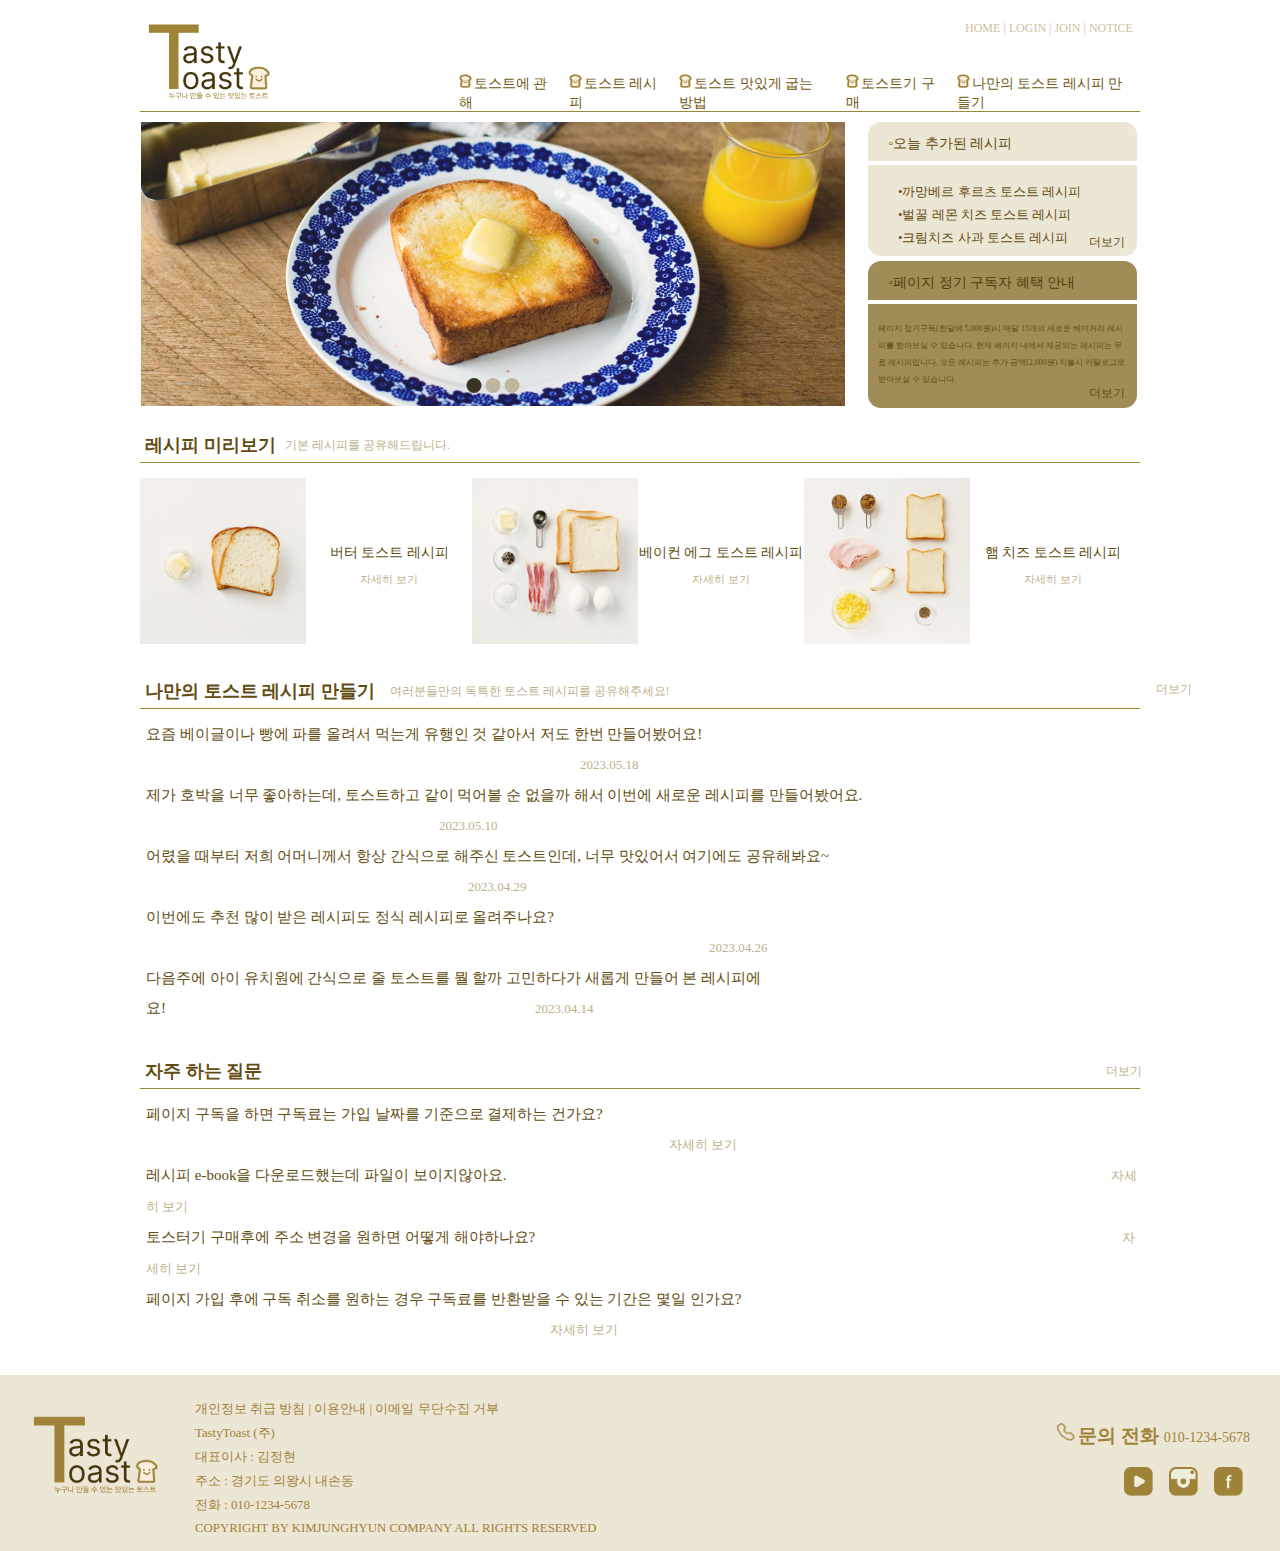
<file: index.html>
<!DOCTYPE html>
<html lang="en">

<head>
    <meta charset="UTF-8">
    <meta http-equiv="X-UA-Compatible" content="IE=edge">
    <meta name="viewport" content="width=device-width, initial-scale=1.0">
    <title>Document</title>
    <link rel="stylesheet" href="./css/index.css">
</head>

<body>
    <div id="wrap">
        <header>
            <div class="logo">
                <a href="index.html"><img src="./img/logo2.png" alt=""></a>
            </div>
            <nav id="top-menu">
                <!--HOME | LOGIN | JOIN | NOTICE-->
                <a href="index.html">HOME |</a><a href="#"> LOGIN |</a><a href="#"> JOIN |</a><a href="page-notice.html"> NOTICE</a>
            </nav>
            <nav id="main-menu">
                <ul>
                    <li><img src="./img/menu-icon.png" alt=""><a href="page1.html">토스트에 관해</a></li>
                    <li><img src="./img/menu-icon.png" alt=""><a href="page2.html">토스트 레시피</a></li>
                    <li><img src="./img/menu-icon.png" alt=""><a href="page3.html">토스트 맛있게 굽는 방법</a></li>
                    <li><img src="./img/menu-icon.png" alt=""><a href="page4.html">토스트기 구매</a></li>
                    <li><img src="./img/menu-icon.png" alt=""><a href="page5.html">나만의 토스트 레시피 만들기</a></li>
                </ul>
            </nav>
        </header>

        <main>
            <section id="main">
                <div class="main-imgs">
                    <!--<img src="main-img1.png" alt="">-->
                    <!--<img src="main-img2.png" alt="">
                        <img src="main-img3.png" alt="">-->
                    <div class="slider">
                        <input type="radio" name="slide" id="slide1" checked>
                        <input type="radio" name="slide" id="slide2">
                        <input type="radio" name="slide" id="slide3">
                        <ul id="imgholder" class="imgs">
                            <li><img src="./img/main-img1.png"></li>
                            <li><img src="./img/main-img2.png"></li>
                            <li><img src="./img/main-img3.png"></li>
                        </ul>
                        <div class="bullets">
                            <label for="slide1">&nbsp;</label>
                            <label for="slide2">&nbsp;</label>
                            <label for="slide3">&nbsp;</label>
                        </div>
                    </div>
                </div>
            </section>
        </main>

        <article id="recipe-box">
            <h3>◦오늘 추가된 레시피</h3>
            <img class="line" src="./img/white-line.png" alt="">
            <p>
                •까망베르 후르츠 토스트 레시피 <br>
                •벌꿀 레몬 치즈 토스트 레시피 <br>
                •크림치즈 사과 토스트 레시피 <br>
            </p>
            <a href="#"><span class="more1">더보기</span></a>
            <div class="clear"></div>
        </article>

        <article id="member-box">
            <h3>◦페이지 정기 구독자 혜택 안내</h3>
            <img class="line" src="./img/white-line.png" alt="">
            <p>
                페이지 정기구독(한달에 5,000원)시 매달 15개의 새로운 베이커리 레시피를 받아보실 수 있습니다.
                현재 페이지 내에서 제공되는 레시피는 무료 레시피입니다.
                모든 레시피는 추가 금액(2,000원) 지불시 카탈로그로 받아보실 수 있습니다.
            </p>
            <a href="page-notice.html"><span class="more1">더보기</span></a>

            <div class="clear"></div>
            
        </article>

        <div class="clear"></div>

        <h2 class="recipe-preview-h">레시피 미리보기 <span>기본 레시피를 공유해드립니다.</span></h2>
        <article id="recipe-preview">
            <div class="recipe-1">
                <img src="./img/버터 토스트.png" alt="">
                <div class="recipe-text">
                    <h3>버터 토스트 레시피</h3>
                    <a href="page2.html">
                        <p class="more2">자세히 보기</p>
                    </a>
                </div>
            </div>
            <div class="recipe-2">
                <img src="./img/베이컨 에그 토스트.png" alt="">
                <div class="recipe-text">
                    <h3>베이컨 에그 토스트 레시피</h3>
                    <a href="page2-1.html">
                        <p class="more2">자세히 보기</p>
                    </a>
                </div>
            </div>
            <div class="recipe-3">
                <img src="./img/햄 치즈 토스트.png" alt="">
                <div class="recipe-text">
                    <h3>햄 치즈 토스트 레시피</h3>
                    <a href="page2-2.html">
                        <p class="more2">자세히 보기</p>
                    </a>
                </div>
            </div>
        </article>

        <h2 class="recipe-share-h">나만의 토스트 레시피 만들기<span>여러분들만의 독특한 토스트 레시피를 공유해주세요!</span><span
                class="recipe-share-more"><a href="page5.html">더보기</a></span></h2>
        <article id="recipe-share">
            <div class="share-text">
                <p>
                    요즘 베이글이나 빵에 파를 올려서 먹는게 유행인 것 같아서 저도 한번 만들어봤어요! <span class="span1">2023.05.18</span><br>
                </p>
                <p>
                    제가 호박을 너무 좋아하는데, 토스트하고 같이 먹어볼 순 없을까 해서 이번에 새로운 레시피를 만들어봤어요. <span
                        class="span2">2023.05.10</span><br>
                </p>
                <p>
                    어렸을 때부터 저희 어머니께서 항상 간식으로 해주신 토스트인데, 너무 맛있어서 여기에도 공유해봐요~ <span class="span3">2023.04.29</span><br>
                </p>
                <p>
                    이번에도 추천 많이 받은 레시피도 정식 레시피로 올려주나요? <span class="span4">2023.04.26</span><br>
                </p>
                <p>
                    다음주에 아이 유치원에 간식으로 줄 토스트를 뭘 할까 고민하다가 새롭게 만들어 본 레시피에요!<span class="span5">2023.04.14</span>
                </p>
            </div>
        </article>

        <h2 class="customer-h">자주 하는 질문 <span><a href="#">더보기</a></span></h2>
        <article id="customer">
            <div class="customer-text">
                <p>
                    페이지 구독을 하면 구독료는 가입 날짜를 기준으로 결제하는 건가요?
                    <span class="span6">자세히 보기</span><br>
                </p>
                <p>
                    레시피 e-book을 다운로드했는데 파일이 보이지않아요. <span class="span7">자세히 보기</span><br>
                </p>
                <p>
                    토스터기 구매후에 주소 변경을 원하면 어떻게 해야하나요? <span class="span8">자세히 보기</span><br>
                </p>
                <p>
                    페이지 가입 후에 구독 취소를 원하는 경우 구독료를 반환받을 수 있는 기간은 몇일 인가요?<span class="span9">자세히 보기</span>
                </p>
            </div>
        </article>
    </div>
    <footer>
        <div class="footer-left">
            <img class="footer-logo" src="./img/logo2.png" alt="">
            <ul id="address">
                <li>개인정보 취급 방침 | 이용안내 | 이메일 무단수집 거부</li>
                <li>TastyToast (주)</li>
                <li>대표이사 : 김정현</li>
                <li>주소 : 경기도 의왕시 내손동</li>
                <li>전화 : 010-1234-5678</li>
                <li>COPYRIGHT BY KIMJUNGHYUN COMPANY ALL RIGHTS RESERVED</li>
            </ul>
        </div>

        <div class="footer-right">
            <img class="tell" src="./img/tell-icon.png" alt="">
            <h3>문의 전화 <span>010-1234-5678</span></h3>
            <ul class="sns">
                <li><img src="./img/sns1.png" alt=""></li>
                <li><img src="./img/sns2.png" alt=""></li>
                <li><img src="./img/sns3.png" alt=""></li>
            </ul>
        </div>
    </footer>
</body>

</html>
</file>
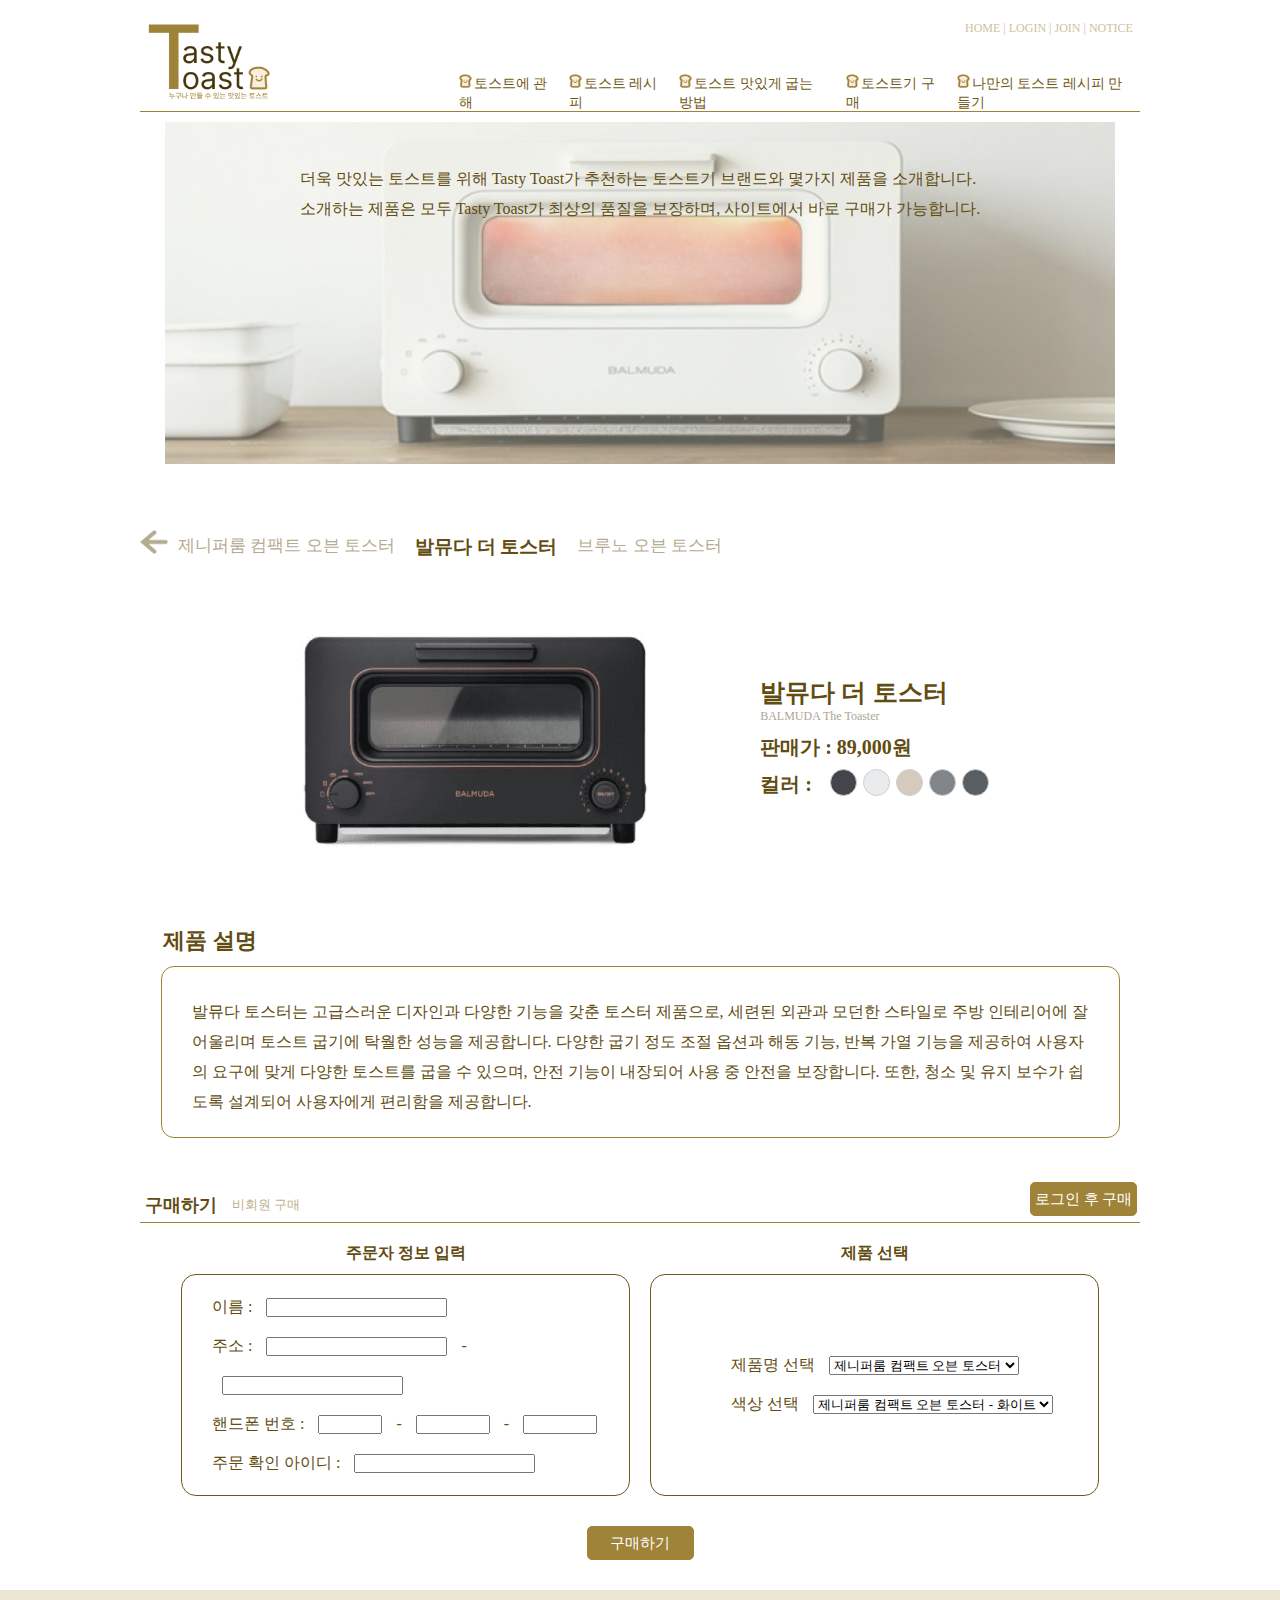
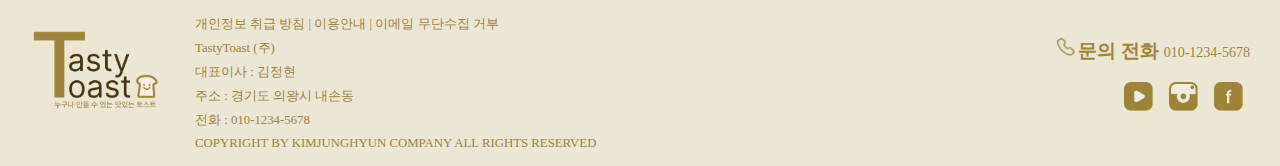
<file: page-balmuda.html>
<!DOCTYPE html>
<html lang="en">

<head>
    <meta charset="UTF-8">
    <meta http-equiv="X-UA-Compatible" content="IE=edge">
    <meta name="viewport" content="width=device-width, initial-scale=1.0">
    <title>Document</title>
    <link rel="stylesheet" href="./css/page-balmuda.css">
</head>

<body>
    <div id="wrap">
        <header>
            <div class="logo">
                <a href="index.html"><img src="./img/logo2.png" alt=""></a>
            </div>
            <nav id="top-menu">
                <!--HOME | LOGIN | JOIN | NOTICE-->
                <a href="index.html">HOME |</a><a href="#"> LOGIN |</a><a href="#"> JOIN |</a><a href="page-notice.html"> NOTICE</a>
            </nav>
            <nav id="main-menu">
                <ul>
                    <li><img src="./img/menu-icon.png" alt=""><a href="page1.html">토스트에 관해</a></li>
                    <li><img src="./img/menu-icon.png" alt=""><a href="page2.html">토스트 레시피</a></li>
                    <li><img src="./img/menu-icon.png" alt=""><a href="page3.html">토스트 맛있게 굽는 방법</a></li>
                    <li><img src="./img/menu-icon.png" alt=""><a href="page4.html">토스트기 구매</a></li>
                    <li><img src="./img/menu-icon.png" alt=""><a href="page5.html">나만의 토스트 레시피 만들기</a></li>
                </ul>
            </nav>
        </header>

        <main>
            <div class="main-img">
                <img src="./img/토스트기배너.png" alt="">
                <p>
                    더욱 맛있는 토스트를 위해 Tasty Toast가 추천하는 토스트기 브랜드와 몇가지 제품을 소개합니다. <br>
                    소개하는 제품은 모두 Tasty Toast가 최상의 품질을 보장하며, 사이트에서 바로 구매가 가능합니다.
                </p>
            </div>
        </main>

        <aside>
            <a href="#"><img src="./img/back-icon.png" alt=""></a>
            <nav>
                <ul>
                    <li><a href="page4-jennifer.html">제니퍼룸 컴팩트 오븐 토스터</a></li>
                    <li><a class="this" href="page-balmuda.html">발뮤다 더 토스터</a></li>
                    <li><a href="page-bruno.html">브루노 오븐 토스터</a></li>
                </ul>
            </nav>
        </aside>


        <section class="section-1">
            <div class="section-1-img">
                <img src="./img/발뮤다 더 토스터.png" alt="">
            </div>
            <div class="section-1-text">
                <h2 class="title">발뮤다 더 토스터</h2>
                <p>BALMUDA The Toaster</p>
                <h3>판매가 : 89,000원</h3>
                <!-- <h3>할인 판매가 : <span>44,900원[50%할인]</span></h3> -->
                <div class="color">
                    <h3>컬러 :</h3>
                    <div class="color1"></div>
                    <img class="color1-img" src="./img/발뮤다-블랙.png" alt="">

                    <div class="color2"></div>
                    <img class="color2-img" src="./img/발뮤다-화이트.png" alt="">

                    <div class="color3"></div>
                    <img class="color3-img" src="./img/발뮤다-베이지.png" alt="">

                    <div class="color4"></div>
                    <img class="color4-img" src="./img/발뮤다-그레이.png" alt="">

                    <div class="color5"></div>
                    <img class="color5-img" src="./img/발뮤다-차콜.png" alt="">
                </div>
            </div>
        </section>

        <section class="text-area">
            <h3>제품 설명</h3>
            <div class="text-circle">
                <p>발뮤다 토스터는 고급스러운 디자인과 다양한 기능을 갖춘 토스터 제품으로, 세련된 외관과 모던한 스타일로 주방 인테리어에 잘 어울리며 토스트 굽기에 탁월한 성능을 제공합니다. 다양한 굽기 정도 조절 옵션과 해동 기능, 반복 가열 기능을 제공하여 사용자의 요구에 맞게 다양한 토스트를 굽을 수 있으며, 안전 기능이 내장되어 사용 중 안전을 보장합니다. 또한, 청소 및 유지 보수가 쉽도록 설계되어 사용자에게 편리함을 제공합니다.
                </p>
            </div>
        </section>

        <div class="section-2-pre">
            <h2 class="section-2-h2">구매하기 <span>비회원 구매</span></h2>
            <a href="" title="Button push blue/green" class="buy-btn-1">로그인 후 구매</a>
            <!--<button class="buy-btn-1">로그인 후 구매</button>-->
        </div>
        <section class="section-2">
            <div class="section-2-content">
                <div class="customer-buy">
                    <h3>주문자 정보 입력</h3>
                    <form action="customer">
                        <div class="form-content">
                            <label>이름 : <input type="text" class="user-name"></label> <br>
                            <label>주소 : <input type="text" class="address-1"> - <input type="text"
                                    class="address-2"></label> <br>
                            <label>핸드폰 번호 : <input type="text" class="phone-number-1"> - <input type="text"
                                    class="phone-number-2"> - <input type="text" class="phone-number-3"></label> <br>
                            <label>주문 확인 아이디 : <input type="text" class="id"></label>
                        </div>
                    </form>
                </div>
                <div class="product-buy">
                    <h3>제품 선택</h3>
                    <div class="product-select">
                        <form action="producr">
                            제품명 선택
                            <select name="product-name">
                                <option value="Jennifer Room Compact Oven Toaster">제니퍼룸 컴팩트 오븐 토스터</option>
                                <option value="BALMUDA The Toaster">발뮤다 더 토스터</option>
                                <option value="BRUNO Oven Toaster">브루노 오븐 토스터</option>
                            </select> <br>
                            색상 선택
                            <select name="product-color">
                                <option value="white">제니퍼룸 컴팩트 오븐 토스터 - 화이트</option>
                                <option value="beige-1">제니퍼룸 컴팩트 오븐 토스터 - 베이지</option>
                                <option value="black">발뮤다 더 토스터 - 블랙</option>
                                <option value="gray">발뮤다 더 토스터 - 그레이</option>
                                <option value="beige-2">발뮤다 더 토스터 - 베이지</option>
                                <option value="gray-2">발뮤다 더 토스터 - 진그레이</option>
                                <option value="charcoal">발뮤다 더 토스터 - 차콜</option>
                                <option value="beige-3">브루노 오븐 토스터 - 베이지</option>
                                <option value="pink">브루노 오븐 토스터 - 핑크</option>
                            </select>
                        </form>
                    </div>
                </div>
            </div>
            <a href="page4-order.html" class="buy-btn-2">구매하기</a>
        </section>
    </div>

    <footer>
        <div class="footer-left">
            <img class="footer-logo" src="./img/logo2.png" alt="">
            <ul id="address">
                <li>개인정보 취급 방침 | 이용안내 | 이메일 무단수집 거부</li>
                <li>TastyToast (주)</li>
                <li>대표이사 : 김정현</li>
                <li>주소 : 경기도 의왕시 내손동</li>
                <li>전화 : 010-1234-5678</li>
                <li>COPYRIGHT BY KIMJUNGHYUN COMPANY ALL RIGHTS RESERVED</li>
            </ul>
        </div>

        <div class="footer-right">
            <img class="tell" src="./img/tell-icon.png" alt="">
            <h3>문의 전화 <span>010-1234-5678</span></h3>
            <ul class="sns">
                <li><img src="./img/sns1.png" alt=""></li>
                <li><img src="./img/sns2.png" alt=""></li>
                <li><img src="./img/sns3.png" alt=""></li>
            </ul>
        </div>
    </footer>
</body>

</html>
</file>
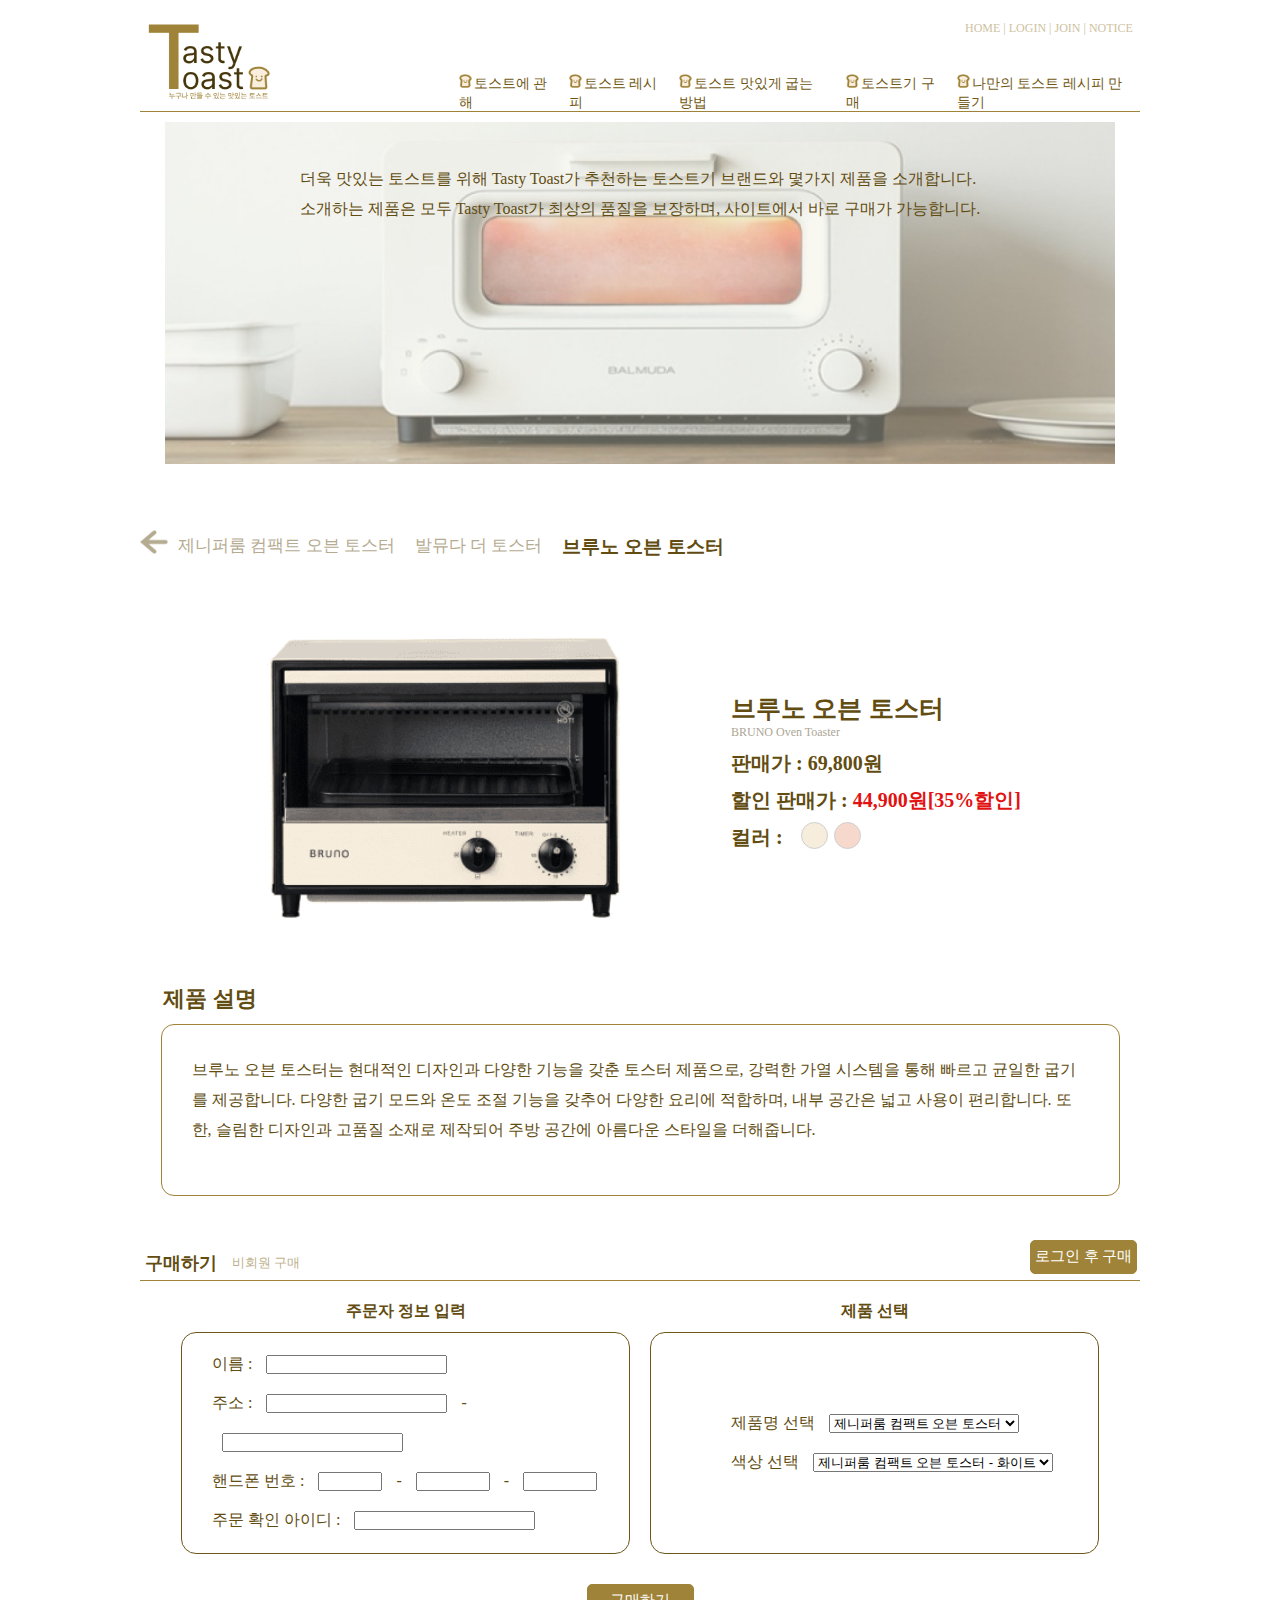
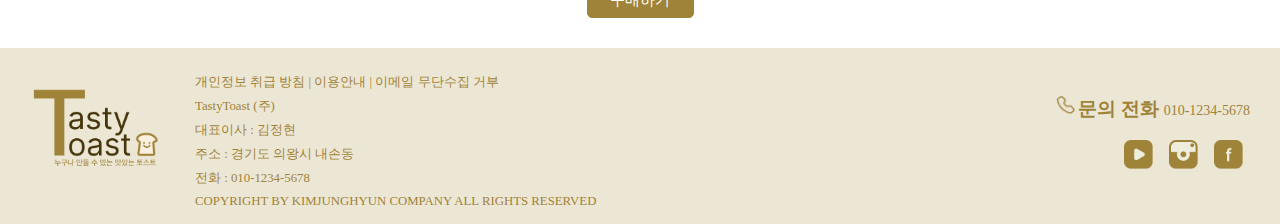
<file: page-bruno.html>
<!DOCTYPE html>
<html lang="en">

<head>
    <meta charset="UTF-8">
    <meta http-equiv="X-UA-Compatible" content="IE=edge">
    <meta name="viewport" content="width=device-width, initial-scale=1.0">
    <title>Document</title>
    <link rel="stylesheet" href="./css/page-bruno.css">
</head>

<body>
    <div id="wrap">
        <header>
            <div class="logo">
                <a href="index.html"><img src="./img/logo2.png" alt=""></a>
            </div>
            <nav id="top-menu">
                <!--HOME | LOGIN | JOIN | NOTICE-->
                <a href="index.html">HOME |</a><a href="#"> LOGIN |</a><a href="#"> JOIN |</a><a href="page-notice.html"> NOTICE</a>
            </nav>
            <nav id="main-menu">
                <ul>
                    <li><img src="./img/menu-icon.png" alt=""><a href="page1.html">토스트에 관해</a></li>
                    <li><img src="./img/menu-icon.png" alt=""><a href="page2.html">토스트 레시피</a></li>
                    <li><img src="./img/menu-icon.png" alt=""><a href="page3.html">토스트 맛있게 굽는 방법</a></li>
                    <li><img src="./img/menu-icon.png" alt=""><a href="page4.html">토스트기 구매</a></li>
                    <li><img src="./img/menu-icon.png" alt=""><a href="page5.html">나만의 토스트 레시피 만들기</a></li>
                </ul>
            </nav>
        </header>

        <main>
            <div class="main-img">
                <img src="./img/토스트기배너.png" alt="">
                <p>
                    더욱 맛있는 토스트를 위해 Tasty Toast가 추천하는 토스트기 브랜드와 몇가지 제품을 소개합니다. <br>
                    소개하는 제품은 모두 Tasty Toast가 최상의 품질을 보장하며, 사이트에서 바로 구매가 가능합니다.
                </p>
            </div>
        </main>

        <aside>
            <a href="#"><img src="./img/back-icon.png" alt=""></a>
            <nav>
                <ul>
                    <li><a href="page4-jennifer.html">제니퍼룸 컴팩트 오븐 토스터</a></li>
                    <li><a href="page-balmuda.html">발뮤다 더 토스터</a></li>
                    <li><a class="this" href="page-bruno.html">브루노 오븐 토스터</a></li>
                </ul>
            </nav>
        </aside>


        <section class="section-1">
            <div class="section-1-img">
                <img src="./img/브루노 오븐 토스터.png" alt="">
            </div>
            <div class="section-1-text">
                <h2 class="title">브루노 오븐 토스터</h2>
                <p>BRUNO Oven Toaster</p>
                <h3>판매가 : 69,800원</h3>
                <h3>할인 판매가 : <span>44,900원[35%할인]</span></h3>
                <div class="color">
                    <h3>컬러 :</h3>
                    <div class="color1"></div>
                    <img class="color1-img" src="./img/브루노 - 베이지.png" alt="">

                    <div class="color2"></div>
                    <img class="color2-img" src="./img/브루노 - 핑크.png" alt="">
                </div>
            </div>
        </section>

        <section class="text-area">
            <h3>제품 설명</h3>
            <div class="text-circle">
                <p>브루노 오븐 토스터는 현대적인 디자인과 다양한 기능을 갖춘 토스터 제품으로, 강력한 가열 시스템을 통해 빠르고 균일한 굽기를 제공합니다. 다양한 굽기 모드와 온도 조절 기능을 갖추어 다양한 요리에 적합하며, 내부 공간은 넓고 사용이 편리합니다. 또한, 슬림한 디자인과 고품질 소재로 제작되어 주방 공간에 아름다운 스타일을 더해줍니다. 
                </p>
            </div>
        </section>

        <div class="section-2-pre">
            <h2 class="section-2-h2">구매하기 <span>비회원 구매</span></h2>
            <a href="" title="Button push blue/green" class="buy-btn-1">로그인 후 구매</a>
            <!--<button class="buy-btn-1">로그인 후 구매</button>-->
        </div>
        <section class="section-2">
            <div class="section-2-content">
                <div class="customer-buy">
                    <h3>주문자 정보 입력</h3>
                    <form action="customer">
                        <div class="form-content">
                            <label>이름 : <input type="text" class="user-name"></label> <br>
                            <label>주소 : <input type="text" class="address-1"> - <input type="text"
                                    class="address-2"></label> <br>
                            <label>핸드폰 번호 : <input type="text" class="phone-number-1"> - <input type="text"
                                    class="phone-number-2"> - <input type="text" class="phone-number-3"></label> <br>
                            <label>주문 확인 아이디 : <input type="text" class="id"></label>
                        </div>
                    </form>
                </div>
                <div class="product-buy">
                    <h3>제품 선택</h3>
                    <div class="product-select">
                        <form action="producr">
                            제품명 선택
                            <select name="product-name">
                                <option value="Jennifer Room Compact Oven Toaster">제니퍼룸 컴팩트 오븐 토스터</option>
                                <option value="BALMUDA The Toaster">발뮤다 더 토스터</option>
                                <option value="BRUNO Oven Toaster">브루노 오븐 토스터</option>
                            </select> <br>
                            색상 선택
                            <select name="product-color">
                                <option value="white">제니퍼룸 컴팩트 오븐 토스터 - 화이트</option>
                                <option value="beige-1">제니퍼룸 컴팩트 오븐 토스터 - 베이지</option>
                                <option value="black">발뮤다 더 토스터 - 블랙</option>
                                <option value="gray">발뮤다 더 토스터 - 그레이</option>
                                <option value="beige-2">발뮤다 더 토스터 - 베이지</option>
                                <option value="gray-2">발뮤다 더 토스터 - 진그레이</option>
                                <option value="charcoal">발뮤다 더 토스터 - 차콜</option>
                                <option value="beige-3">브루노 오븐 토스터 - 베이지</option>
                                <option value="pink">브루노 오븐 토스터 - 핑크</option>
                            </select>
                        </form>
                    </div>
                </div>
            </div>
            <a href="page4-order.html" class="buy-btn-2">구매하기</a>
        </section>
    </div>

    <footer>
        <div class="footer-left">
            <img class="footer-logo" src="./img/logo2.png" alt="">
            <ul id="address">
                <li>개인정보 취급 방침 | 이용안내 | 이메일 무단수집 거부</li>
                <li>TastyToast (주)</li>
                <li>대표이사 : 김정현</li>
                <li>주소 : 경기도 의왕시 내손동</li>
                <li>전화 : 010-1234-5678</li>
                <li>COPYRIGHT BY KIMJUNGHYUN COMPANY ALL RIGHTS RESERVED</li>
            </ul>
        </div>

        <div class="footer-right">
            <img class="tell" src="./img/tell-icon.png" alt="">
            <h3>문의 전화 <span>010-1234-5678</span></h3>
            <ul class="sns">
                <li><img src="./img/sns1.png" alt=""></li>
                <li><img src="./img/sns2.png" alt=""></li>
                <li><img src="./img/sns3.png" alt=""></li>
            </ul>
        </div>
    </footer>
</body>

</html>
</file>
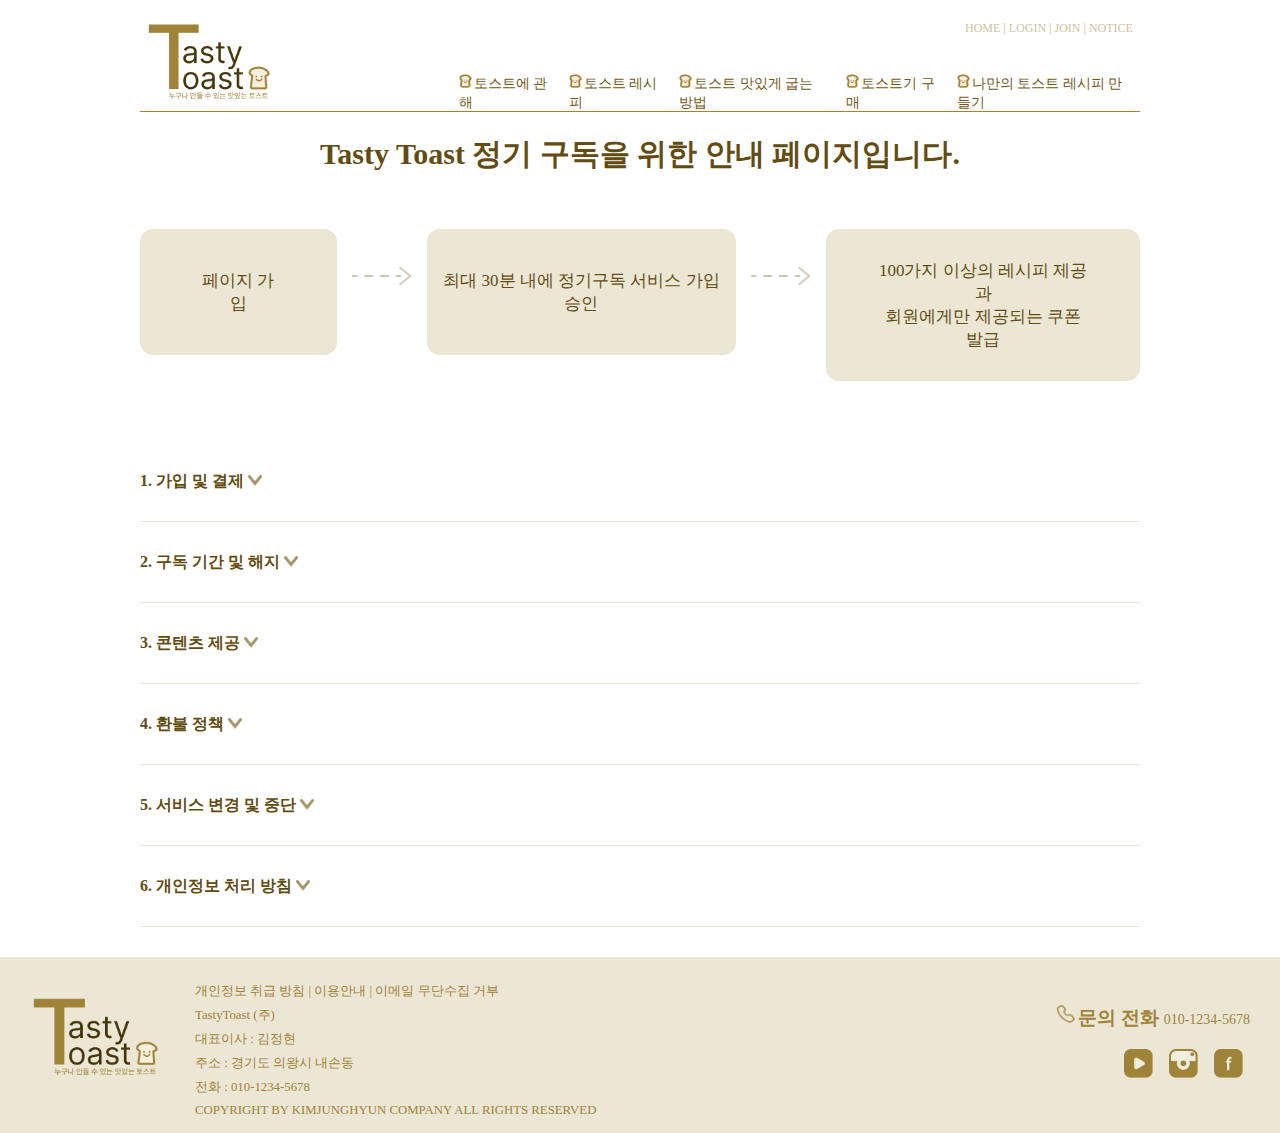
<file: page-notice.html>
<!DOCTYPE html>
<html lang="en">

<head>
    <meta charset="UTF-8">
    <meta http-equiv="X-UA-Compatible" content="IE=edge">
    <meta name="viewport" content="width=device-width, initial-scale=1.0">
    <title>Document</title>
    <link rel="stylesheet" href="./css/page-notice.css">
</head>

<body>
    <div id="wrap">
        <header>
            <div class="logo">
                <a href="index.html"><img src="./img/logo2.png" alt=""></a>
            </div>
            <nav id="top-menu">
                <!--HOME | LOGIN | JOIN | NOTICE-->
                <a href="index.html">HOME |</a><a href="#"> LOGIN |</a><a href="#"> JOIN |</a><a href="page-notice.html"> NOTICE</a>
            </nav>
            <nav id="main-menu">
                <ul>
                    <li><img src="./img/menu-icon.png" alt=""><a href="page1.html">토스트에 관해</a></li>
                    <li><img src="./img/menu-icon.png" alt=""><a href="page2.html">토스트 레시피</a></li>
                    <li><img src="./img/menu-icon.png" alt=""><a href="page3.html">토스트 맛있게 굽는 방법</a></li>
                    <li><img src="./img/menu-icon.png" alt=""><a href="page4.html">토스트기 구매</a></li>
                    <li><img src="./img/menu-icon.png" alt=""><a href="page5.html">나만의 토스트 레시피 만들기</a></li>
                </ul>
            </nav>
        </header>


        <main>
            <h2>Tasty Toast 정기 구독을 위한 안내 페이지입니다.</h2>
            <div class="notice-explain">
                <div class="explain-1">
                    <p>페이지 가입</p>
                </div>
                <img src="./img/dot-arrow.png" alt="">
                <div class="explain-2">
                    <p>최대 30분 내에 정기구독 서비스 가입 승인</p>
                </div>
                <img src="./img/dot-arrow.png" alt="">
                <div class="explain-3">
                    <p>100가지 이상의 레시피 제공과 <br>
                        회원에게만 제공되는 쿠폰 발급</p>
                </div>
            </div>
        </main>


        <section class="notice-text">
            <div class="notice-1">
                <input id="check-btn-1" type="checkbox" />
                <label for="check-btn-1">1. 가입 및 결제 <img src="./img/아래 화살표.png" alt=""></label>
                <ul class="menubars-1">
                    <li>회원은 정기 구독에 가입하기 위해 신용카드, 데빗카드, 전자 지불 등의 결제 수단을 제공해야 합니다.</li>
                    <li>구독 가격과 결제 주기(월별, 분기별, 연별 등)를 명시해야 합니다.</li>
                </ul>
            </div>


            <div class="notice-2">
                <input id="check-btn-2" type="checkbox" />
                <label for="check-btn-2">2. 구독 기간 및 해지  <img src="./img/아래 화살표.png" alt=""></label>
                <ul class="menubars-2">
                    <li>구독은 구독 시작일로부터 지정된 구독 기간 동안 유효합니다.</li>
                    <li>회원은 구독을 해지하기 위해 사전에 특정 기간의 알림을 제공해야 할 수 있습니다.</li>
                </ul>
            </div>


            <div class="notice-3">
                <input id="check-btn-3" type="checkbox" />
                <label for="check-btn-3">3. 콘텐츠 제공 <img src="./img/아래 화살표.png" alt=""></label>
                <ul class="menubars-3">
                    <li>정기 구독 서비스는 회원들에게 특정 콘텐츠 또는 서비스를 제공합니다.</li>
                    <li>제공되는 콘텐츠의 종류, 저작권, 독점성 여부 등을 명시해야 합니다.</li>
                </ul>
            </div>


            <div class="notice-4">
                <input id="check-btn-4" type="checkbox" />
                <label for="check-btn-4">4. 환불 정책 <img src="./img/아래 화살표.png" alt=""></label>
                <ul class="menubars-4">
                    <li>회원이 특정 이유로 인해 구독을 취소하고 환불을 요청할 경우 환불 정책을 명시해야 합니다.</li>
                    <li>환불 가능한 경우, 환불 요청 기한과 절차를 명시해야 합니다.</li>
                </ul>
            </div>


            <div class="notice-5">
                <input id="check-btn-5" type="checkbox" />
                <label for="check-btn-5">5. 서비스 변경 및 중단 <img src="./img/아래 화살표.png" alt=""></label>
                <ul class="menubars-5">
                    <li>회사는 사전 통지 후 서비스의 일부 또는 전체를 변경하거나 중단할 수 있습니다.</li>
                    <li>변경 또는 중단에 따른 회원들에 대한 보상 또는 대체 콘텐츠 제공에 대한 정책을 명시해야 합니다.</li>
                </ul>
            </div>


            <div class="notice-6">
                <input id="check-btn-6" type="checkbox" />
                <label for="check-btn-6">6. 개인정보 처리 방침 <img src="./img/아래 화살표.png" alt=""></label>
                <ul class="menubars-6">
                    <li>회원의 개인정보 수집, 저장, 처리 및 보호에 대한 정책을 명시해야 합니다.</li>
                    <li>개인정보 보호 및 GDPR(일반 데이터 보호 규정) 등 관련 법률과 규정을 준수해야 합니다.</li>
                </ul>
            </div>
        </section>
    </div>

    <footer>
        <div class="footer-left">
            <img class="footer-logo" src="./img/logo2.png" alt="">
            <ul id="address">
                <li>개인정보 취급 방침 | 이용안내 | 이메일 무단수집 거부</li>
                <li>TastyToast (주)</li>
                <li>대표이사 : 김정현</li>
                <li>주소 : 경기도 의왕시 내손동</li>
                <li>전화 : 010-1234-5678</li>
                <li>COPYRIGHT BY KIMJUNGHYUN COMPANY ALL RIGHTS RESERVED</li>
            </ul>
        </div>

        <div class="footer-right">
            <img class="tell" src="./img/tell-icon.png" alt="">
            <h3>문의 전화 <span>010-1234-5678</span></h3>
            <ul class="sns">
                <li><img src="./img/sns1.png" alt=""></li>
                <li><img src="./img/sns2.png" alt=""></li>
                <li><img src="./img/sns3.png" alt=""></li>
            </ul>
        </div>
    </footer>
</body>

</html>
</file>
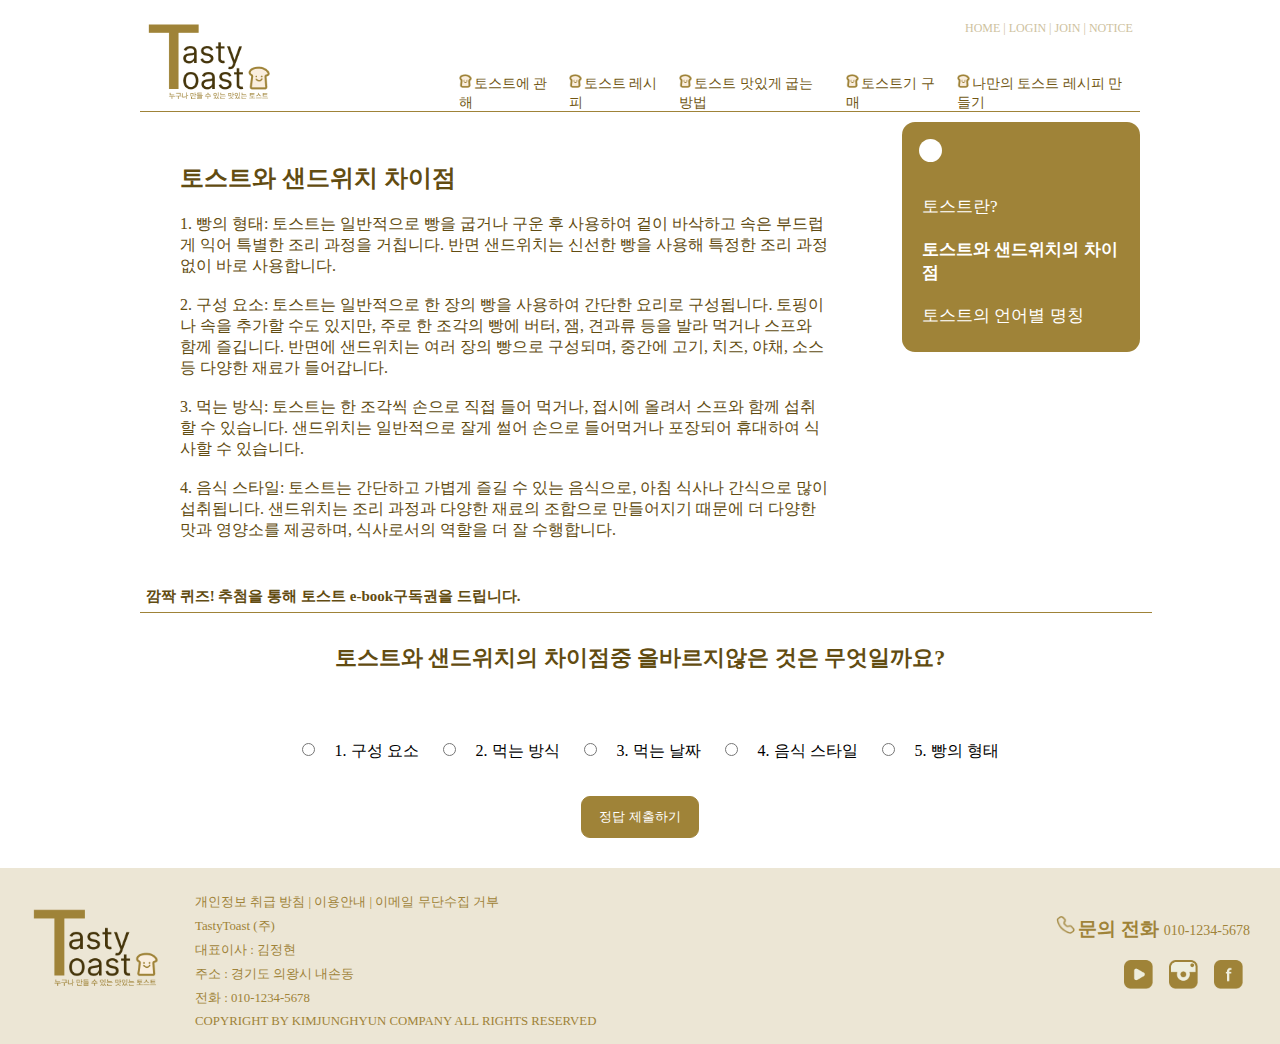
<file: page1-1.html>
<!DOCTYPE html>
<html lang="en">

<head>
    <meta charset="UTF-8">
    <meta http-equiv="X-UA-Compatible" content="IE=edge">
    <meta name="viewport" content="width=device-width, initial-scale=1.0">
    <title>Document</title>
    <link rel="stylesheet" href="./css/page1-1.css">
</head>

<body>
    <div id="wrap">
        <header>
            <div class="logo">
                <a href="index.html"><img src="./img/logo2.png" alt=""></a>
            </div>
            <nav id="top-menu">
                <!--HOME | LOGIN | JOIN | NOTICE-->
                <a href="index.html">HOME |</a><a href="#"> LOGIN |</a><a href="#"> JOIN |</a><a href="page-notice.html"> NOTICE</a>
            </nav>
            <nav id="main-menu">
                <ul>
                    <li><img src="./img/menu-icon.png" alt=""><a href="page1.html">토스트에 관해</a></li>
                    <li><img src="./img/menu-icon.png" alt=""><a href="page2.html">토스트 레시피</a></li>
                    <li><img src="./img/menu-icon.png" alt=""><a href="page3.html">토스트 맛있게 굽는 방법</a></li>
                    <li><img src="./img/menu-icon.png" alt=""><a href="page4.html">토스트기 구매</a></li>
                    <li><img src="./img/menu-icon.png" alt=""><a href="page5.html">나만의 토스트 레시피 만들기</a></li>
                </ul>
            </nav>
        </header>

        <section class="section-1-text">
            <h2>토스트와 샌드위치 차이점</h2>
            <p>1. 빵의 형태: 토스트는 일반적으로 빵을 굽거나 구운 후 사용하여 겉이 바삭하고 속은 부드럽게 익어 특별한 조리 과정을 거칩니다. 반면 샌드위치는 신선한 빵을 사용해 특정한 조리
                과정 없이 바로 사용합니다. <br>
                <br>
                2. 구성 요소: 토스트는 일반적으로 한 장의 빵을 사용하여 간단한 요리로 구성됩니다. 토핑이나 속을 추가할 수도 있지만, 주로 한 조각의 빵에 버터, 잼, 견과류 등을 발라 먹거나 스프와
                함께 즐깁니다. 반면에 샌드위치는 여러 장의 빵으로 구성되며, 중간에 고기, 치즈, 야채, 소스 등 다양한 재료가 들어갑니다. <br>
                <br>
                3. 먹는 방식: 토스트는 한 조각씩 손으로 직접 들어 먹거나, 접시에 올려서 스프와 함께 섭취할 수 있습니다. 샌드위치는 일반적으로 잘게 썰어 손으로 들어먹거나 포장되어 휴대하여 식사할 수
                있습니다. <br>
                <br>
                4. 음식 스타일: 토스트는 간단하고 가볍게 즐길 수 있는 음식으로, 아침 식사나 간식으로 많이 섭취됩니다. 샌드위치는 조리 과정과 다양한 재료의 조합으로 만들어지기 때문에 더 다양한 맛과
                영양소를 제공하며, 식사로서의 역할을 더 잘 수행합니다.</p>
        </section>

        <aside>
            <div class="white-circle"></div>
            <nav>
                <ul>
                    <li><a href="page1.html">토스트란?</a></li>
                    <li><a class="this" href="page1-1.html">토스트와 샌드위치의 차이점</a></li>
                    <li><a href="page1-2.html">토스트의 언어별 명칭</a></li>
                </ul>
            </nav>
        </aside>

        <div class="clear"></div>

        <section class="quiz-section">
            <h3>깜짝 퀴즈! 추첨을 통해 토스트 e-book구독권을 드립니다.</h3>
            <div class="quiz-content">
                <h2>토스트와 샌드위치의 차이점중 올바르지않은 것은 무엇일까요?</h2>
                <form action="quiz">
                    <input class="quiz-1" type="radio" name="quiz-option" value="s">1. 구성 요소
                    <input class="quiz-1" type="radio" name="quiz-option" value="a">2. 먹는 방식
                    <input class="quiz-1" type="radio" name="quiz-option" value="a">3. 먹는 날짜
                    <input class="quiz-1" type="radio" name="quiz-option" value="a">4. 음식 스타일
                    <input class="quiz-1" type="radio" name="quiz-option" value="a">5. 빵의 형태
                </form>
                <button><a href="#">정답 제출하기</a></button>
            </div>
        </section>



    </div>

    <footer>
        <div class="footer-left">
            <img class="footer-logo" src="./img/logo2.png" alt="">
            <ul id="address">
                <li>개인정보 취급 방침 | 이용안내 | 이메일 무단수집 거부</li>
                <li>TastyToast (주)</li>
                <li>대표이사 : 김정현</li>
                <li>주소 : 경기도 의왕시 내손동</li>
                <li>전화 : 010-1234-5678</li>
                <li>COPYRIGHT BY KIMJUNGHYUN COMPANY ALL RIGHTS RESERVED</li>
            </ul>
        </div>

        <div class="footer-right">
            <img class="tell" src="./img/tell-icon.png" alt="">
            <h3>문의 전화 <span>010-1234-5678</span></h3>
            <ul class="sns">
                <li><img src="./img/sns1.png" alt=""></li>
                <li><img src="./img/sns2.png" alt=""></li>
                <li><img src="./img/sns3.png" alt=""></li>
            </ul>
        </div>
    </footer>
</body>

</html>
</file>
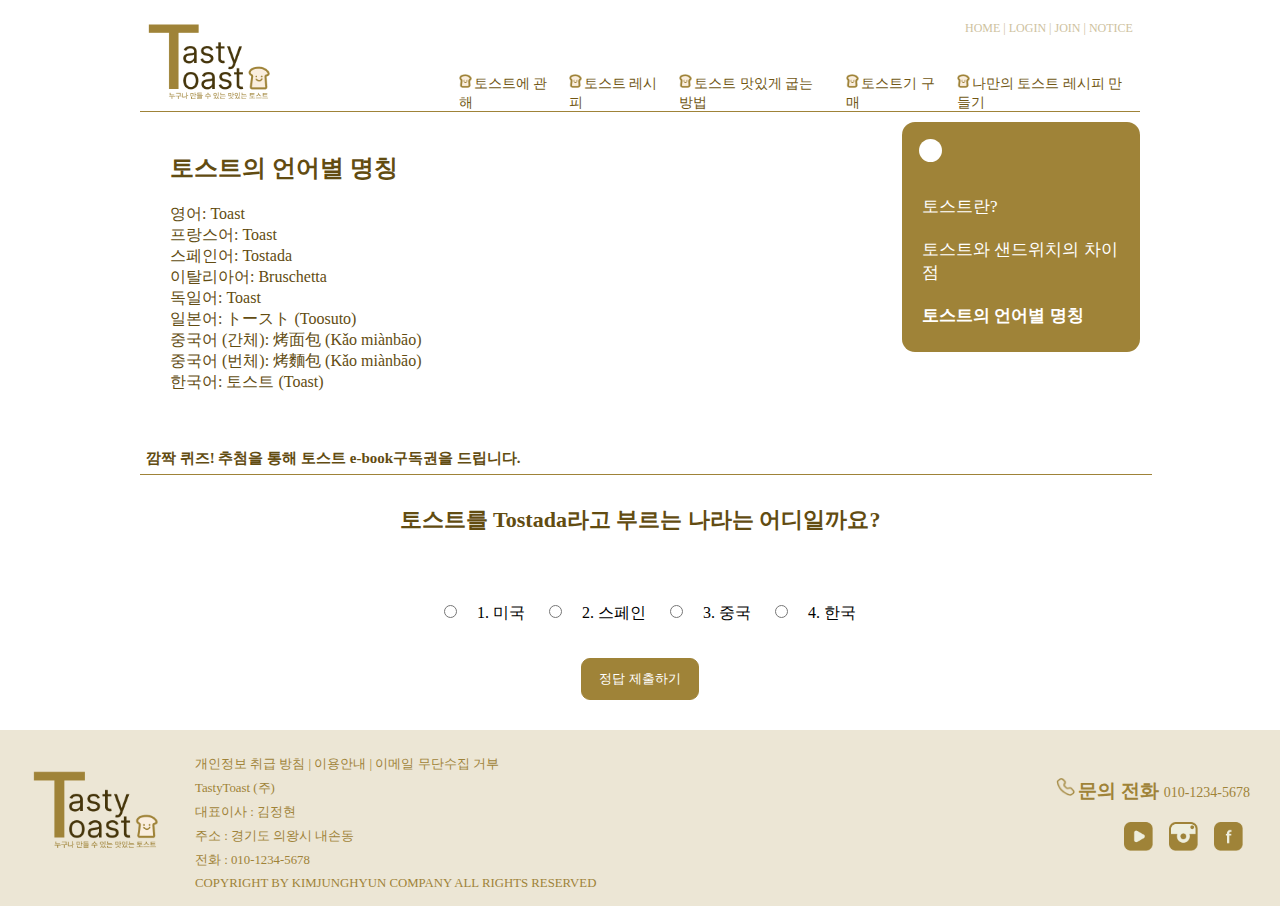
<file: page1-2.html>
<!DOCTYPE html>
<html lang="en">

<head>
    <meta charset="UTF-8">
    <meta http-equiv="X-UA-Compatible" content="IE=edge">
    <meta name="viewport" content="width=device-width, initial-scale=1.0">
    <title>Document</title>
    <link rel="stylesheet" href="./css/page1-2.css">
</head>

<body>
    <div id="wrap">
        <header>
            <div class="logo">
                <a href="index.html"><img src="./img/logo2.png" alt=""></a>
            </div>
            <nav id="top-menu">
                <!--HOME | LOGIN | JOIN | NOTICE-->
                <a href="index.html">HOME |</a><a href="#"> LOGIN |</a><a href="#"> JOIN |</a><a href="page-notice.html"> NOTICE</a>
            </nav>
            <nav id="main-menu">
                <ul>
                    <li><img src="./img/menu-icon.png" alt=""><a href="page1.html">토스트에 관해</a></li>
                    <li><img src="./img/menu-icon.png" alt=""><a href="page2.html">토스트 레시피</a></li>
                    <li><img src="./img/menu-icon.png" alt=""><a href="page3.html">토스트 맛있게 굽는 방법</a></li>
                    <li><img src="./img/menu-icon.png" alt=""><a href="page4.html">토스트기 구매</a></li>
                    <li><img src="./img/menu-icon.png" alt=""><a href="page5.html">나만의 토스트 레시피 만들기</a></li>
                </ul>
            </nav>
        </header>

        <section class="section-1-text">
            <h2>토스트의 언어별 명칭</h2>
            <p>
                영어: Toast <br>
                프랑스어: Toast <br>
                스페인어: Tostada <br>
                이탈리아어: Bruschetta <br>
                독일어: Toast <br>
                일본어: トースト (Toosuto) <br>
                중국어 (간체): 烤面包 (Kǎo miànbāo) <br>
                중국어 (번체): 烤麵包 (Kǎo miànbāo) <br>
                한국어: 토스트 (Toast) <br>
            </p>
        </section>

        <aside>
            <div class="white-circle"></div>
            <nav>
                <ul>
                    <li><a href="page1.html">토스트란?</a></li>
                    <li><a href="page1-1.html">토스트와 샌드위치의 차이점</a></li>
                    <li><a class="this" href="page1-2.html">토스트의 언어별 명칭</a></li>
                </ul>
            </nav>
        </aside>

        <div class="clear"></div>

        <section class="quiz-section">
            <h3>깜짝 퀴즈! 추첨을 통해 토스트 e-book구독권을 드립니다.</h3>
            <div class="quiz-content">
                <h2>토스트를 Tostada라고 부르는 나라는 어디일까요? </h2>
                <form action="quiz">
                    <input class="quiz-1" type="radio" name="quiz-option" value="s">1. 미국
                    <input class="quiz-1" type="radio" name="quiz-option" value="a">2. 스페인
                    <input class="quiz-1" type="radio" name="quiz-option" value="a">3. 중국
                    <input class="quiz-1" type="radio" name="quiz-option" value="a">4. 한국
                </form>
                <button><a href="#">정답 제출하기</a></button>
            </div>
        </section>



    </div>

    <footer>
        <div class="footer-left">
            <img class="footer-logo" src="./img/logo2.png" alt="">
            <ul id="address">
                <li>개인정보 취급 방침 | 이용안내 | 이메일 무단수집 거부</li>
                <li>TastyToast (주)</li>
                <li>대표이사 : 김정현</li>
                <li>주소 : 경기도 의왕시 내손동</li>
                <li>전화 : 010-1234-5678</li>
                <li>COPYRIGHT BY KIMJUNGHYUN COMPANY ALL RIGHTS RESERVED</li>
            </ul>
        </div>

        <div class="footer-right">
            <img class="tell" src="./img/tell-icon.png" alt="">
            <h3>문의 전화 <span>010-1234-5678</span></h3>
            <ul class="sns">
                <li><img src="./img/sns1.png" alt=""></li>
                <li><img src="./img/sns2.png" alt=""></li>
                <li><img src="./img/sns3.png" alt=""></li>
            </ul>
        </div>
    </footer>
</body>

</html>
</file>
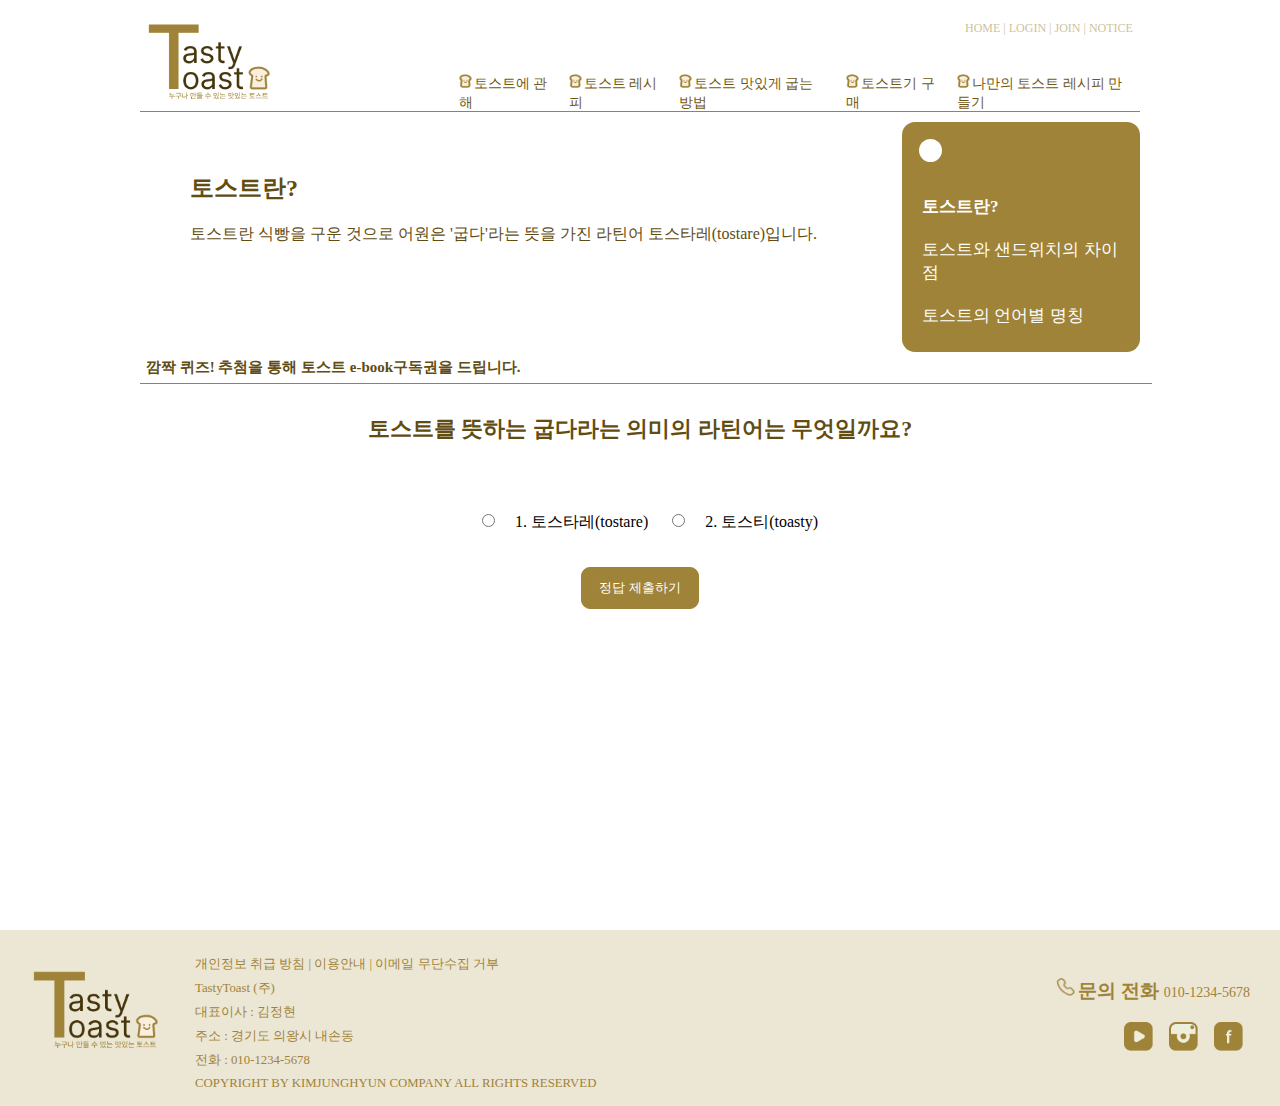
<file: page1.html>
<!DOCTYPE html>
<html lang="en">
<head>
    <meta charset="UTF-8">
    <meta http-equiv="X-UA-Compatible" content="IE=edge">
    <meta name="viewport" content="width=device-width, initial-scale=1.0">
    <title>Document</title>
    <link rel="stylesheet" href="./css/page1.css">
</head>
<body>
    <div id="wrap">
        <header>
            <div class="logo">
                <a href="index.html"><img src="./img/logo2.png" alt=""></a>
            </div>
            <nav id="top-menu">
                <!--HOME | LOGIN | JOIN | NOTICE-->
                <a href="index.html">HOME |</a><a href="#"> LOGIN |</a><a href="#"> JOIN |</a><a href="page-notice.html"> NOTICE</a>
            </nav>
            <nav id="main-menu">
                <ul>
                    <li><img src="./img/menu-icon.png" alt=""><a href="page1.html">토스트에 관해</a></li>
                    <li><img src="./img/menu-icon.png" alt=""><a href="page2.html">토스트 레시피</a></li>
                    <li><img src="./img/menu-icon.png" alt=""><a href="page3.html">토스트 맛있게 굽는 방법</a></li>
                    <li><img src="./img/menu-icon.png" alt=""><a href="page4.html">토스트기 구매</a></li>
                    <li><img src="./img/menu-icon.png" alt=""><a href="page5.html">나만의 토스트 레시피 만들기</a></li>
                </ul>
            </nav>
        </header>

        <section class="section-1-text">
            <h2>토스트란?</h2>
            <p>토스트란 식빵을 구운 것으로 어원은 '굽다'라는 뜻을 가진 라틴어 토스타레(tostare)입니다.</p>
        </section>

        <aside>
            <div class="white-circle"></div>
            <nav>
                <ul>
                    <li><a class="this" href="page1.html">토스트란?</a></li>
                    <li><a href="page1-1.html">토스트와 샌드위치의 차이점</a></li>
                    <li><a href="page1-2.html">토스트의 언어별 명칭</a></li>
                </ul>
            </nav>
        </aside>

        <div class="clear"></div>

        <section class="quiz-section">
            <h3>깜짝 퀴즈! 추첨을 통해 토스트 e-book구독권을 드립니다.</h3>
            <div class="quiz-content">
                <h2>토스트를 뜻하는 굽다라는 의미의 라틴어는 무엇일까요?</h2>
            <form action="quiz">
                <input class="quiz-1" type="radio" name="quiz-option" value="s">1. 토스타레(tostare)
                <input class="quiz-1" type="radio" name="quiz-option" value="a">2. 토스티(toasty)
            </form>
            <button><a href="#">정답 제출하기</a></button>
            </div>
        </section>



    </div>

    <footer>
        <div class="footer-left">
            <img class="footer-logo" src="./img/logo2.png" alt="">
            <ul id="address">
                <li>개인정보 취급 방침 | 이용안내 | 이메일 무단수집 거부</li>
                <li>TastyToast (주)</li>
                <li>대표이사 : 김정현</li>
                <li>주소 : 경기도 의왕시 내손동</li>
                <li>전화 : 010-1234-5678</li>
                <li>COPYRIGHT BY KIMJUNGHYUN COMPANY ALL RIGHTS RESERVED</li>
            </ul>
        </div>

        <div class="footer-right">
            <img class="tell" src="./img/tell-icon.png" alt="">
            <h3>문의 전화 <span>010-1234-5678</span></h3>
            <ul class="sns">
                <li><img src="./img/sns1.png" alt=""></li>
                <li><img src="./img/sns2.png" alt=""></li>
                <li><img src="./img/sns3.png" alt=""></li>
            </ul>
        </div>
    </footer>
</body>
</html>
</file>
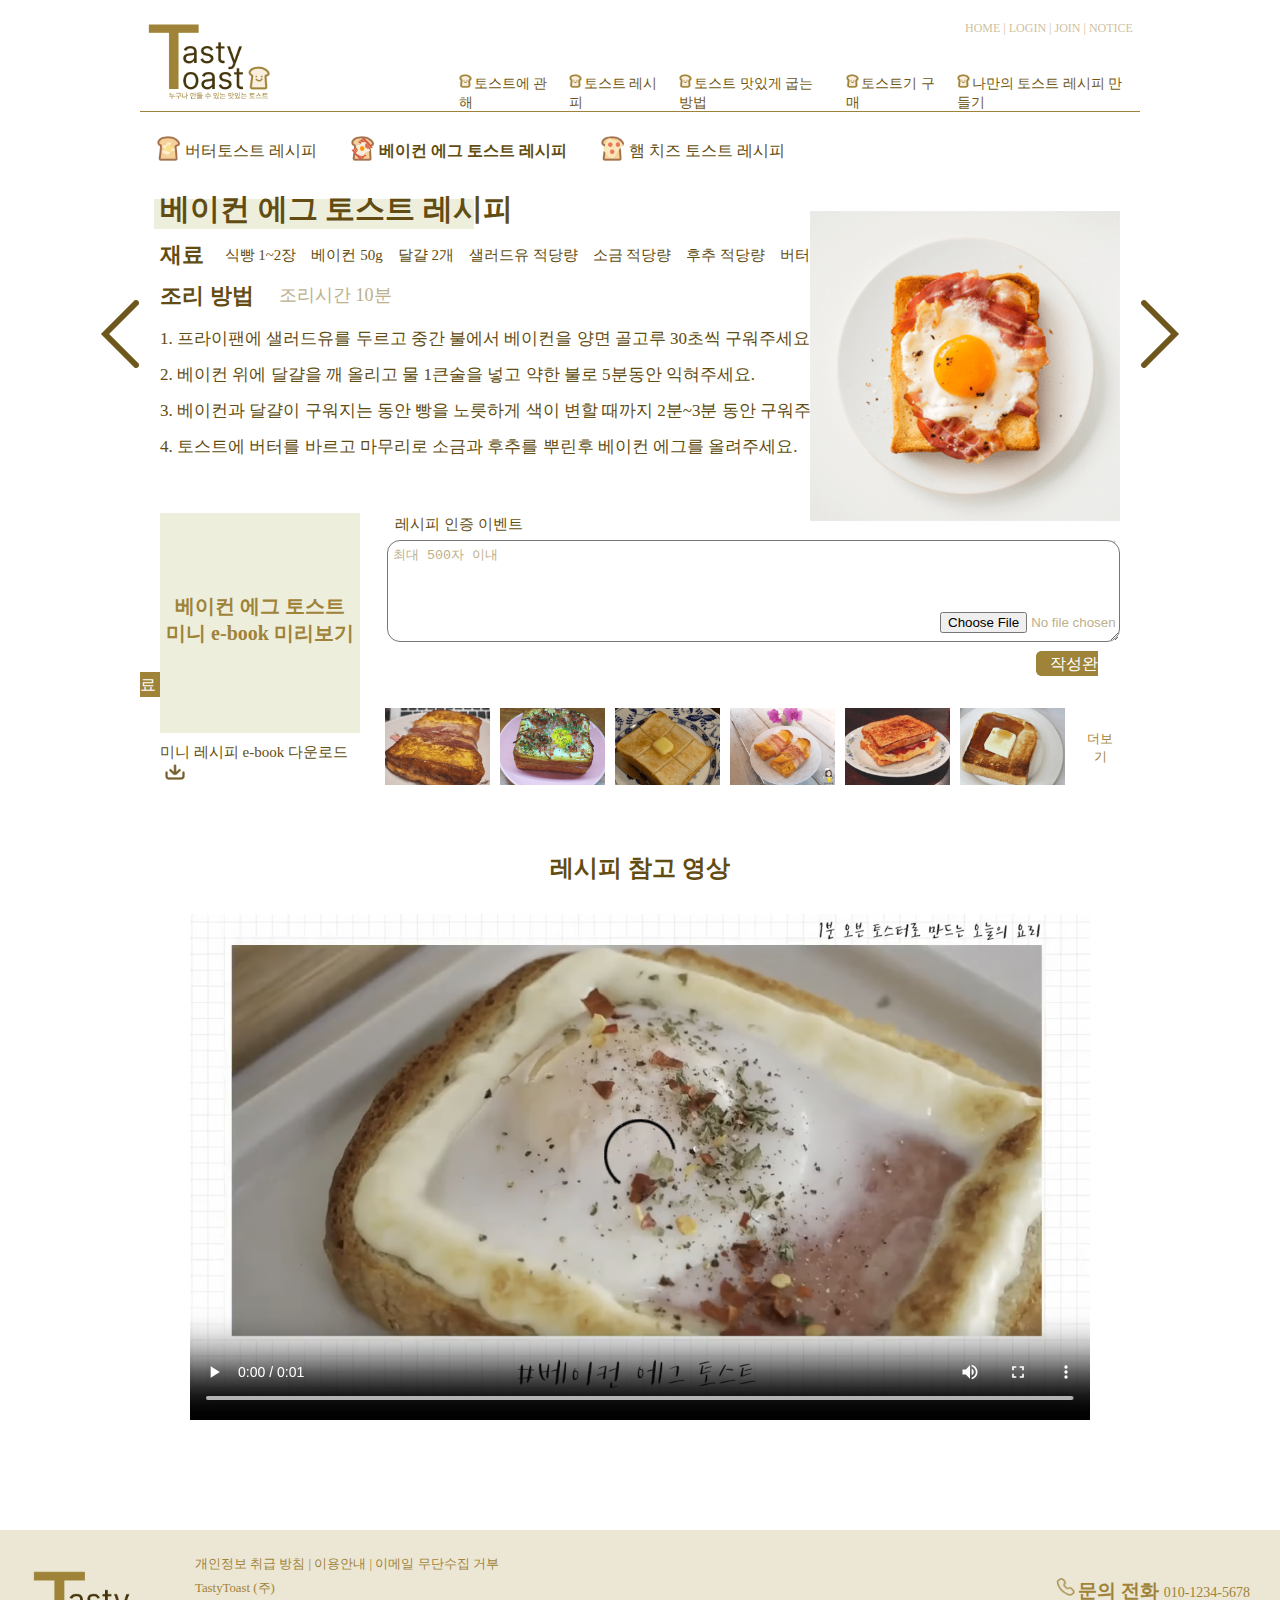
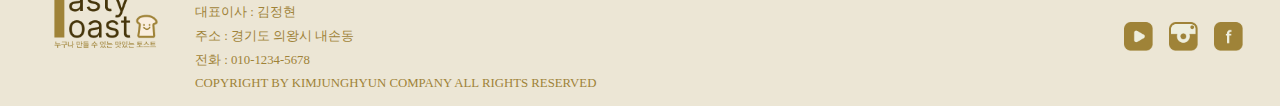
<file: page2-1.html>
<!DOCTYPE html>
<html lang="en">

<head>
    <meta charset="UTF-8">
    <meta http-equiv="X-UA-Compatible" content="IE=edge">
    <meta name="viewport" content="width=device-width, initial-scale=1.0">
    <title>Document</title>
    <link rel="stylesheet" href="./css/page2-1.css">
</head>

<body>
    <a href="page2.html"><img class="arrow-1" src="./img/화살표-3.png" alt=""></a>
    <a href="page2-2.html"><img class="arrow-2" src="./img/화살표-2.png" alt=""></a>
    <div id="wrap">
        <header>
            <div class="logo">
                <a href="index.html"><img src="./img/logo2.png" alt=""></a>
            </div>
            <nav id="top-menu">
                <!--HOME | LOGIN | JOIN | NOTICE-->
                <a href="index.html">HOME |</a><a href="#"> LOGIN |</a><a href="#"> JOIN |</a><a href="page-notice.html"> NOTICE</a>
            </nav>
            <nav id="main-menu">
                <ul>
                    <li><img src="./img/menu-icon.png" alt=""><a href="page1.html">토스트에 관해</a></li>
                    <li><img src="./img/menu-icon.png" alt=""><a href="page2.html">토스트 레시피</a></li>
                    <li><img src="./img/menu-icon.png" alt=""><a href="page3.html">토스트 맛있게 굽는 방법</a></li>
                    <li><img src="./img/menu-icon.png" alt=""><a href="page4.html">토스트기 구매</a></li>
                    <li><img src="./img/menu-icon.png" alt=""><a href="page5.html">나만의 토스트 레시피 만들기</a></li>
                </ul>
            </nav>
        </header>

        <aside class="side-bar">
            <nav>
                <ul>
                    <li><img src="./img/버터토스트 아이콘.png" alt=""><a href="page2.html">버터토스트 레시피</a></li>
                    <li><img src="./img/베이컨에그토스트아이콘.png" alt=""><a href="page2-1.html">베이컨 에그 토스트 레시피</a></li>
                    <li><img src="./img/햄치즈토스트아이콘.png" alt=""><a href="page2-2.html">햄 치즈 토스트 레시피</a></li>
                </ul>
            </nav>
        </aside>

        <section class="section-1"> <!--section-1-->
            <div class="recipe-text">
                <h2>베이컨 에그 토스트 레시피</h2>
                <img class="recipe-text-bg" src="./img/recipe-text-background.png" alt="">
                <h3>재료 <span>식빵 1~2장</span><span>베이컨 50g</span><span>달걀 2개</span><span>샐러드유 적당량</span><span>소금 적당량</span><span>후추 적당량</span><span>버터 적당량</span></h3>
                <div class="recipe">
                    <h2>조리 방법 <span>조리시간 10분</span></h2>
                    <p>
                        1. 프라이팬에 샐러드유를 두르고 중간 불에서 베이컨을 양면 골고루 30초씩 구워주세요. <br>
                        2. 베이컨 위에 달걀을 깨 올리고 물 1큰술을 넣고 약한 불로 5분동안 익혀주세요. <br>
                        3. 베이컨과 달걀이 구워지는 동안 빵을 노릇하게 색이 변할 때까지 2분~3분 동안 구워주세요. <br>
                        4. 토스트에 버터를 바르고 마무리로 소금과 후추를 뿌린후 베이컨 에그를 올려주세요. 
                    </p>
                </div>
            </div>

            <div class="recipe-img">
                <div class="recipe-img-content">
                    <img src="./img/베이컨 에그 토스트 레시피.png" alt="">
                    <p>※ 위 이미지는 연출컷으로 실제와 다를 수 있습니다</p>
                </div>
            </div>
        </section>

        <div class="clear"></div>

        <section class="section-2"> <!--section-2-->
            <div class="book-content">
                <div class="book">
                    <div class="book-frame">
                        <h1>베이컨 에그 토스트 <br>
                            미니 e-book 미리보기</h1>
                    </div>
                    <div class="book-inside">
                        <h1>토스트 재료</h1>
                        <img src="./img/베이컨 에그 토스트.png" alt="">
                        <p>재료 : 식빵 1~2장, 베이컨 50g, 달걀 2개, 샐러드유 적당량, 소금 적당량, 후추 적당량,
                            버터 적당량 </p>
                    </div>
                </div>
            </div>
            <p class="section-2-p">미니 레시피 e-book 다운로드<img src="./img/download-icon.png" alt=""></p> <!--지금 텍스트 안보인 원인 해결하기-->
        </section>
        

        <section class="section-3">
            <h3>레시피 인증 이벤트</h3>
            <div class="recipe-text-area">
                <div class="text-area">
                    <textarea name="text-area" cols="30" rows="10">최대 500자 이내</textarea>
                <div class="filebox">
                    <input type="file" id="ex_file">
                </div>
                </div>
                <a href="" class="section-3-btn">작성완료</a>
    
                <div class="text-area-imgs">
                    <div class="review">
                        <img src="./img/베이컨에그토스트리뷰-1.png" alt="">
                        <div class="textbox">
                            <div class="text">제가 제일 좋아하는 토...</div>
                        </div>
                    </div>
                    <div class="review">
                        <img src="./img/베이컨에그토스트리뷰-2.png" alt="">
                        <div class="textbox">
                            <div class="text">베이컨 너무 좋아해서...</div>
                        </div>
                    </div>
                    <div class="review">
                        <img src="./img/버터토스트레시피-리뷰-3.png" alt="">
                        <div class="textbox">
                            <div class="text">항상 실패하거나 뭔가...</div>
                        </div>
                    </div>
                    <div class="review">
                        <img src="./img/베이컨에그토스트리뷰-3.png" alt="">
                        <div class="textbox">
                            <div class="text">부모님한테 해드렸는데...</div>
                        </div>
                    </div>
                    <div class="review">
                        <img src="./img/베이컨에그토스트리뷰-4.png" alt="">
                        <div class="textbox">
                            <div class="text">자취하는데 밥먹기엔 애...</div>
                        </div>
                    </div>
                    <div class="review">
                        <img src="./img/버터토스트레시피-리뷰-4.png" alt="">
                        <div class="textbox">
                            <div class="text">매주 들어오는 사이트...</div>
                        </div>
                    </div>
                    <button><a href="#">더보기</a></button>
                </div>
            </div>
        </section>


        <div class="clear"></div>

        <section class="section-4">
            <h2>레시피 참고 영상</h2>
            <video src="./video/베이컨에그토스트_1.mp4" controls></video>
        </section>
    </div>

    <footer>
        <div class="footer-left">
            <img class="footer-logo" src="./img/logo2.png" alt="">
            <ul id="address">
                <li>개인정보 취급 방침 | 이용안내 | 이메일 무단수집 거부</li>
                <li>TastyToast (주)</li>
                <li>대표이사 : 김정현</li>
                <li>주소 : 경기도 의왕시 내손동</li>
                <li>전화 : 010-1234-5678</li>
                <li>COPYRIGHT BY KIMJUNGHYUN COMPANY ALL RIGHTS RESERVED</li>
            </ul>
        </div>

        <div class="footer-right">
            <img class="tell" src="./img/tell-icon.png" alt="">
            <h3>문의 전화 <span>010-1234-5678</span></h3>
            <ul class="sns">
                <li><img src="./img/sns1.png" alt=""></li>
                <li><img src="./img/sns2.png" alt=""></li>
                <li><img src="./img/sns3.png" alt=""></li>
            </ul>
        </div>
    </footer>
</body>

</html>
</file>
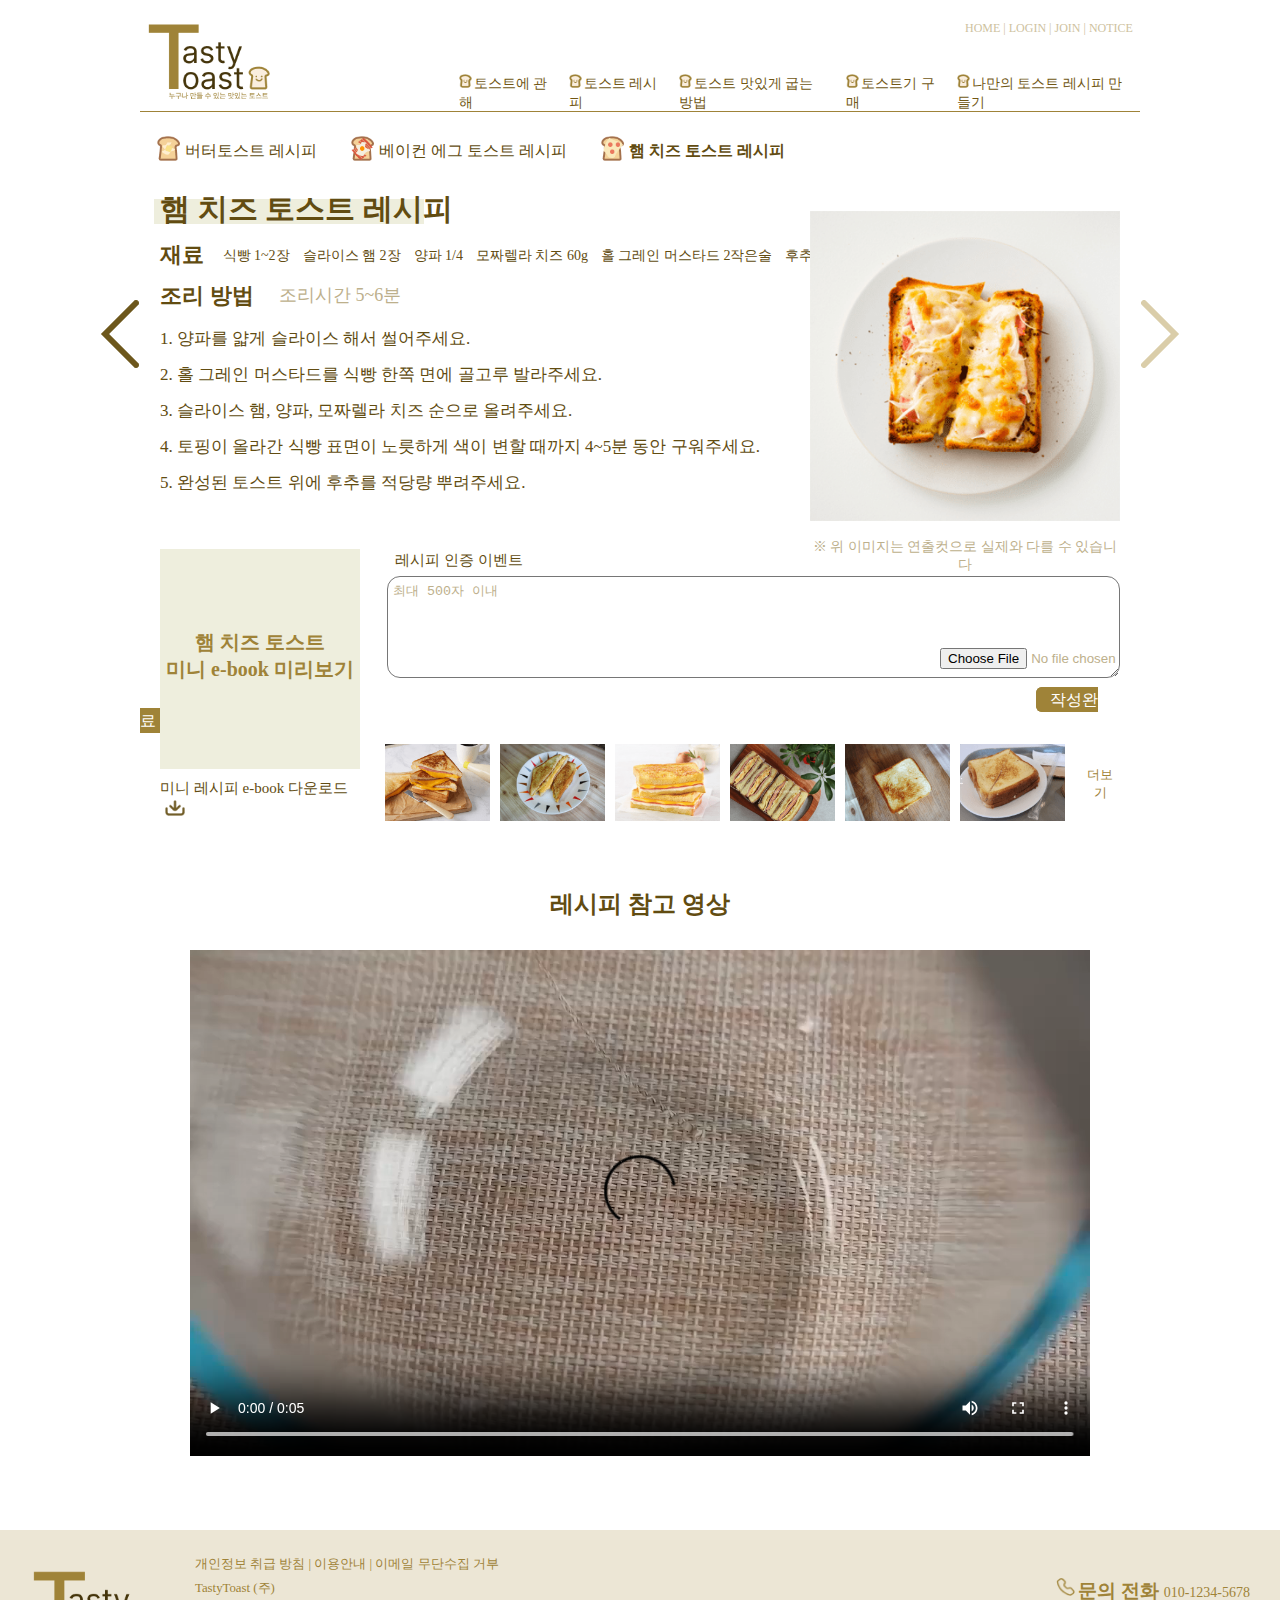
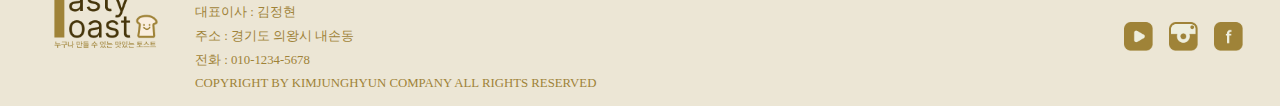
<file: page2-2.html>
<!DOCTYPE html>
<html lang="en">

<head>
    <meta charset="UTF-8">
    <meta http-equiv="X-UA-Compatible" content="IE=edge">
    <meta name="viewport" content="width=device-width, initial-scale=1.0">
    <title>Document</title>
    <link rel="stylesheet" href="./css/page2-2.css">
</head>

<body>
    <a href="page2-1.html"><img class="arrow-1" src="./img/화살표-3.png" alt=""></a>
    <a href="#"><img class="arrow-2" src="./img/화살표-4.png" alt=""></a>
    <div id="wrap">
        <header>
            <div class="logo">
                <a href="index.html"><img src="./img/logo2.png" alt=""></a>
            </div>
            <nav id="top-menu">
                <!--HOME | LOGIN | JOIN | NOTICE-->
                <a href="index.html">HOME |</a><a href="#"> LOGIN |</a><a href="#"> JOIN |</a><a href="page-notice.html"> NOTICE</a>
            </nav>
            <nav id="main-menu">
                <ul>
                    <li><img src="./img/menu-icon.png" alt=""><a href="page1.html">토스트에 관해</a></li>
                    <li><img src="./img/menu-icon.png" alt=""><a href="page2.html">토스트 레시피</a></li>
                    <li><img src="./img/menu-icon.png" alt=""><a href="page3.html">토스트 맛있게 굽는 방법</a></li>
                    <li><img src="./img/menu-icon.png" alt=""><a href="page4.html">토스트기 구매</a></li>
                    <li><img src="./img/menu-icon.png" alt=""><a href="page5.html">나만의 토스트 레시피 만들기</a></li>
                </ul>
            </nav>
        </header>

        <aside class="side-bar">
            <nav>
                <ul>
                    <li><img src="./img/버터토스트 아이콘.png" alt=""><a href="page2.html">버터토스트 레시피</a></li>
                    <li><img src="./img/베이컨에그토스트아이콘.png" alt=""><a href="page2-1.html">베이컨 에그 토스트 레시피</a>
                    </li>
                    <li><img src="./img/햄치즈토스트아이콘.png" alt=""><a href="page2-2.html">햄 치즈 토스트 레시피</a></li>
                </ul>
            </nav>
        </aside>

        <section class="section-1"> <!--section-1-->
            <div class="recipe-text">
                <h2>햄 치즈 토스트 레시피</h2>
                <img class="recipe-text-bg" src="./img/recipe-text-background.png" alt="">
                <h3>재료 <span>식빵 1~2장</span><span>슬라이스 햄 2장</span><span>양파 1/4</span><span>모짜렐라 치즈 60g</span><span>홀 그레인
                        머스타드 2작은술</span><span>후추 적당량</span></h3>
                <div class="recipe">
                    <h2>조리 방법 <span>조리시간 5~6분</span></h2>
                    <p>
                        1. 양파를 얇게 슬라이스 해서 썰어주세요. <br>
                        2. 홀 그레인 머스타드를 식빵 한쪽 면에 골고루 발라주세요. <br>
                        3. 슬라이스 햄, 양파, 모짜렐라 치즈 순으로 올려주세요. <br>
                        4. 토핑이 올라간 식빵 표면이 노릇하게 색이 변할 때까지 4~5분 동안 구워주세요. <br>
                        5. 완성된 토스트 위에 후추를 적당량 뿌려주세요.
                    </p>
                </div>
            </div>

            <div class="recipe-img">
                <div class="recipe-img-content">
                    <img src="./img/햄 치즈 토스트 레시피.png" alt="">
                    <p>※ 위 이미지는 연출컷으로 실제와 다를 수 있습니다</p>
                </div>
            </div>
        </section>

        <div class="clear"></div>

        <section class="section-2"> <!--section-2-->
            <div class="book-content">
                <div class="book">
                    <div class="book-frame">
                        <h1>햄 치즈 토스트 <br>
                            미니 e-book 미리보기</h1>
                    </div>
                    <div class="book-inside">
                        <h1>토스트 재료</h1>
                        <img src="./img/햄 치즈 토스트.png" alt="">
                        <p>재료 : 식빵 1~2장, 슬라이스 햄 2장, 양파 1/4, 모짜렐라 치즈 60g, 홀 그레인 머스타드 2작은술, 후추 적당량 </p>
                    </div>
                </div>
            </div>
            <p class="section-2-p">미니 레시피 e-book 다운로드<img src="./img/download-icon.png" alt=""></p>
            <!--지금 텍스트 안보인 원인 해결하기-->
        </section>


        <section class="section-3">
            <h3>레시피 인증 이벤트</h3>
            <div class="recipe-text-area">
                <div class="text-area">
                    <textarea name="text-area" cols="30" rows="10">최대 500자 이내</textarea>
                    <div class="filebox">
                        <input type="file" id="ex_file">
                    </div>
                </div>
                <a href="" class="section-3-btn">작성완료</a>

                <div class="text-area-imgs">
                    <div class="review">
                        <img src="./img/햄치즈토스트리뷰-1.png" alt="">
                        <div class="textbox">
                            <div class="text">햄하고 치즈라뇨.. 정밀..</div>
                        </div>
                    </div>
                    <div class="review">
                        <img src="./img/햄치즈토스트리뷰-2.png" alt="">
                        <div class="textbox">
                            <div class="text">사먹는 것보다 훨씬 맛있...</div>
                        </div>
                    </div>
                    <div class="review">
                        <img src="./img/햄치즈토스트리뷰-3.png" alt="">
                        <div class="textbox">
                            <div class="text">이거 3일동안 계속 먹고있는...</div>
                        </div>
                    </div>
                    <div class="review">
                        <img src="./img/햄치즈토스트리뷰-4.png" alt="">
                        <div class="textbox">
                            <div class="text">남편한테 해줬더니 너무...</div>
                        </div>
                    </div>
                    <div class="review">
                        <img src="./img/햄치즈토스트리뷰-5.png" alt="">
                        <div class="textbox">
                            <div class="text">이제 너무 많이 해먹어서...</div>
                        </div>
                    </div>
                    <div class="review">
                        <img src="./img/햄치즈토스트리뷰-6.png" alt="">
                        <div class="textbox">
                            <div class="text">이렇게 좋은 레시피가...</div>
                        </div>
                    </div>
                    <button><a href="#">더보기</a></button>
                </div>
            </div>
        </section>


        <div class="clear"></div>

        <section class="section-4">
            <h2>레시피 참고 영상</h2>
            <video src="./video/햄치즈_1.mp4" controls></video>
        </section>
    </div>

    <footer>
        <div class="footer-left">
            <img class="footer-logo" src="./img/logo2.png" alt="">
            <ul id="address">
                <li>개인정보 취급 방침 | 이용안내 | 이메일 무단수집 거부</li>
                <li>TastyToast (주)</li>
                <li>대표이사 : 김정현</li>
                <li>주소 : 경기도 의왕시 내손동</li>
                <li>전화 : 010-1234-5678</li>
                <li>COPYRIGHT BY KIMJUNGHYUN COMPANY ALL RIGHTS RESERVED</li>
            </ul>
        </div>

        <div class="footer-right">
            <img class="tell" src="./img/tell-icon.png" alt="">
            <h3>문의 전화 <span>010-1234-5678</span></h3>
            <ul class="sns">
                <li><img src="./img/sns1.png" alt=""></li>
                <li><img src="./img/sns2.png" alt=""></li>
                <li><img src="./img/sns3.png" alt=""></li>
            </ul>
        </div>
    </footer>
</body>

</html>
</file>
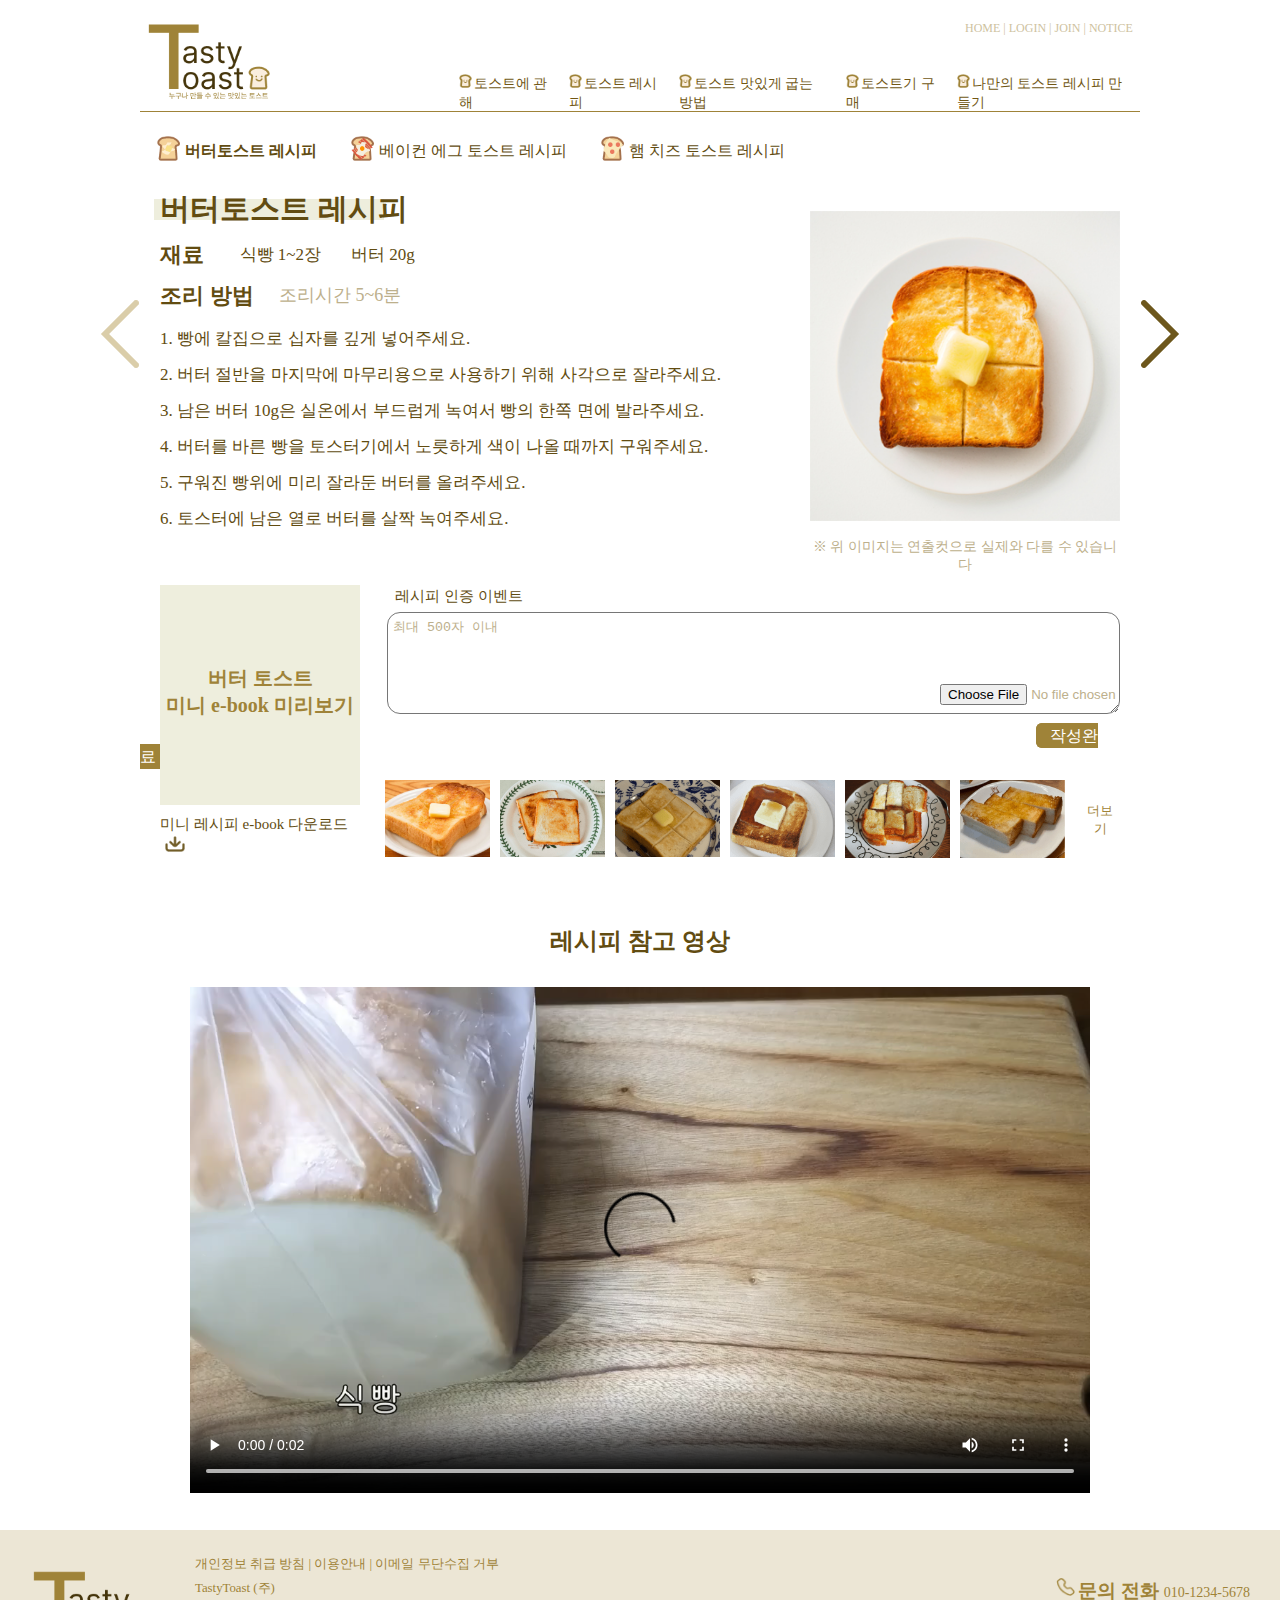
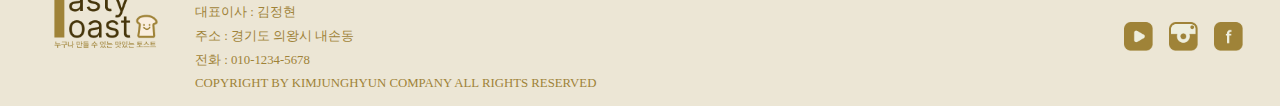
<file: page2.html>
<!DOCTYPE html>
<html lang="en">

<head>
    <meta charset="UTF-8">
    <meta http-equiv="X-UA-Compatible" content="IE=edge">
    <meta name="viewport" content="width=device-width, initial-scale=1.0">
    <title>Document</title>
    <link rel="stylesheet" href="./css/page2.css">
</head>

<body>
    <a href="#"><img class="arrow-1" src="./img/화살표-1.png" alt=""></a>
    <a href="page2-1.html"><img class="arrow-2" src="./img/화살표-2.png" alt=""></a>
    <div id="wrap">
        <header>
            <div class="logo">
                <a href="index.html"><img src="./img/logo2.png" alt=""></a>
            </div>
            <nav id="top-menu">
                <!--HOME | LOGIN | JOIN | NOTICE-->
                <a href="index.html">HOME |</a><a href="#"> LOGIN |</a><a href="#"> JOIN |</a><a href="page-notice.html"> NOTICE</a>
            </nav>
            <nav id="main-menu">
                <ul>
                    <li><img src="./img/menu-icon.png" alt=""><a href="page1.html">토스트에 관해</a></li>
                    <li><img src="./img/menu-icon.png" alt=""><a href="page2.html">토스트 레시피</a></li>
                    <li><img src="./img/menu-icon.png" alt=""><a href="page3.html">토스트 맛있게 굽는 방법</a></li>
                    <li><img src="./img/menu-icon.png" alt=""><a href="page4.html">토스트기 구매</a></li>
                    <li><img src="./img/menu-icon.png" alt=""><a href="page5.html">나만의 토스트 레시피 만들기</a></li>
                </ul>
            </nav>
        </header>

        <aside class="side-bar">
            <nav>
                <ul>
                    <li><img src="./img/버터토스트 아이콘.png" alt=""><a href="page2.html">버터토스트 레시피</a></li>
                    <li><img src="./img/베이컨에그토스트아이콘.png" alt=""><a href="page2-1.html">베이컨 에그 토스트 레시피</a></li>
                    <li><img src="./img/햄치즈토스트아이콘.png" alt=""><a href="page2-2.html">햄 치즈 토스트 레시피</a></li>
                </ul>
            </nav>
        </aside>

        <section class="section-1"> <!--section-1-->
            <div class="recipe-text">
                <h2>버터토스트 레시피</h2>
                <img class="recipe-text-bg" src="./img/recipe-text-background.png" alt="">
                <h3>재료 <span>식빵 1~2장</span><span>버터 20g</span></h3>
                <div class="recipe">
                    <h2>조리 방법 <span>조리시간 5~6분</span></h2>
                    <p>
                        1. 빵에 칼집으로 십자를 깊게 넣어주세요. <br>
                        2. 버터 절반을 마지막에 마무리용으로 사용하기 위해 사각으로 잘라주세요. <br>
                        3. 남은 버터 10g은 실온에서 부드럽게 녹여서 빵의 한쪽 면에 발라주세요. <br>
                        4. 버터를 바른 빵을 토스터기에서 노릇하게 색이 나올 때까지 구워주세요. <br>
                        5. 구워진 빵위에 미리 잘라둔 버터를 올려주세요. <br>
                        6. 토스터에 남은 열로 버터를 살짝 녹여주세요. <br>
                    </p>
                </div>
            </div>

            <div class="recipe-img">
                <div class="recipe-img-content">
                    <img src="./img/버터 토스트 레시피.png" alt="">
                    <p>※ 위 이미지는 연출컷으로 실제와 다를 수 있습니다</p>
                </div>
            </div>
        </section>

        <div class="clear"></div>

        <section class="section-2"> <!--section-2-->
            <div class="book-content">
                <div class="book">
                    <div class="book-frame">
                        <h1>버터 토스트 <br>
                            미니 e-book 미리보기</h1>
                    </div>
                    <div class="book-inside">
                        <h1>토스트 재료</h1>
                        <img src="./img/버터 토스트.png" alt="">
                        <p>재료 : 식빵 1~2장 <br>
                            버터 20g</p>
                    </div>
                </div>
            </div>
            <p class="section-2-p">미니 레시피 e-book 다운로드<img src="./img/download-icon.png" alt=""></p> <!--지금 텍스트 안보인 원인 해결하기-->
        </section>
        

        <section class="section-3">
            <h3>레시피 인증 이벤트</h3>
            <div class="recipe-text-area">
                <div class="text-area">
                    <textarea name="text-area" cols="30" rows="10">최대 500자 이내</textarea>
                <div class="filebox">
                    <input type="file" id="ex_file">
                </div>
                </div>
                <a href="" class="section-3-btn">작성완료</a>
    
                <div class="text-area-imgs">
                    <div class="review">
                        <img src="./img/버터토스트레시피-리뷰-1.png" alt="">
                        <div class="textbox">
                            <div class="text">토스트를 굉장히 좋아하는데 ...</div>
                        </div>
                    </div>
                    <div class="review">
                        <img src="./img/버터토스트레시피-리뷰-2.png" alt="">
                        <div class="textbox">
                            <div class="text">이렇게 좋은 사이트를 ...</div>
                        </div>
                    </div>
                    <div class="review">
                        <img src="./img/버터토스트레시피-리뷰-3.png" alt="">
                        <div class="textbox">
                            <div class="text">친구 추천으로 ...</div>
                        </div>
                    </div>
                    <div class="review">
                        <img src="./img/버터토스트레시피-리뷰-4.png" alt="">
                        <div class="textbox">
                            <div class="text">너무 쉽고 간단...</div>
                        </div>
                    </div>
                    <div class="review">
                        <img src="./img/버터토스트리뷰-5.png" alt="">
                        <div class="textbox">
                            <div class="text">친구 추천으로 ...</div>
                        </div>
                    </div>
                    <div class="review">
                        <img src="./img/버터토스트리뷰-6.png" alt="">
                        <div class="textbox">
                            <div class="text">너무 쉽고 간단...</div>
                        </div>
                    </div>
                    <button><a href="#">더보기</a></button>
                </div>
            </div>
        </section>


        <div class="clear"></div>

        <section class="section-4">
            <h2>레시피 참고 영상</h2>
            <video src="./video/버터토스트-.mp4" controls></video>
        </section>
    </div>

    <footer>
        <div class="footer-left">
            <img class="footer-logo" src="./img/logo2.png" alt="">
            <ul id="address">
                <li>개인정보 취급 방침 | 이용안내 | 이메일 무단수집 거부</li>
                <li>TastyToast (주)</li>
                <li>대표이사 : 김정현</li>
                <li>주소 : 경기도 의왕시 내손동</li>
                <li>전화 : 010-1234-5678</li>
                <li>COPYRIGHT BY KIMJUNGHYUN COMPANY ALL RIGHTS RESERVED</li>
            </ul>
        </div>

        <div class="footer-right">
            <img class="tell" src="./img/tell-icon.png" alt="">
            <h3>문의 전화 <span>010-1234-5678</span></h3>
            <ul class="sns">
                <li><img src="./img/sns1.png" alt=""></li>
                <li><img src="./img/sns2.png" alt=""></li>
                <li><img src="./img/sns3.png" alt=""></li>
            </ul>
        </div>
    </footer>
</body>

</html>
</file>
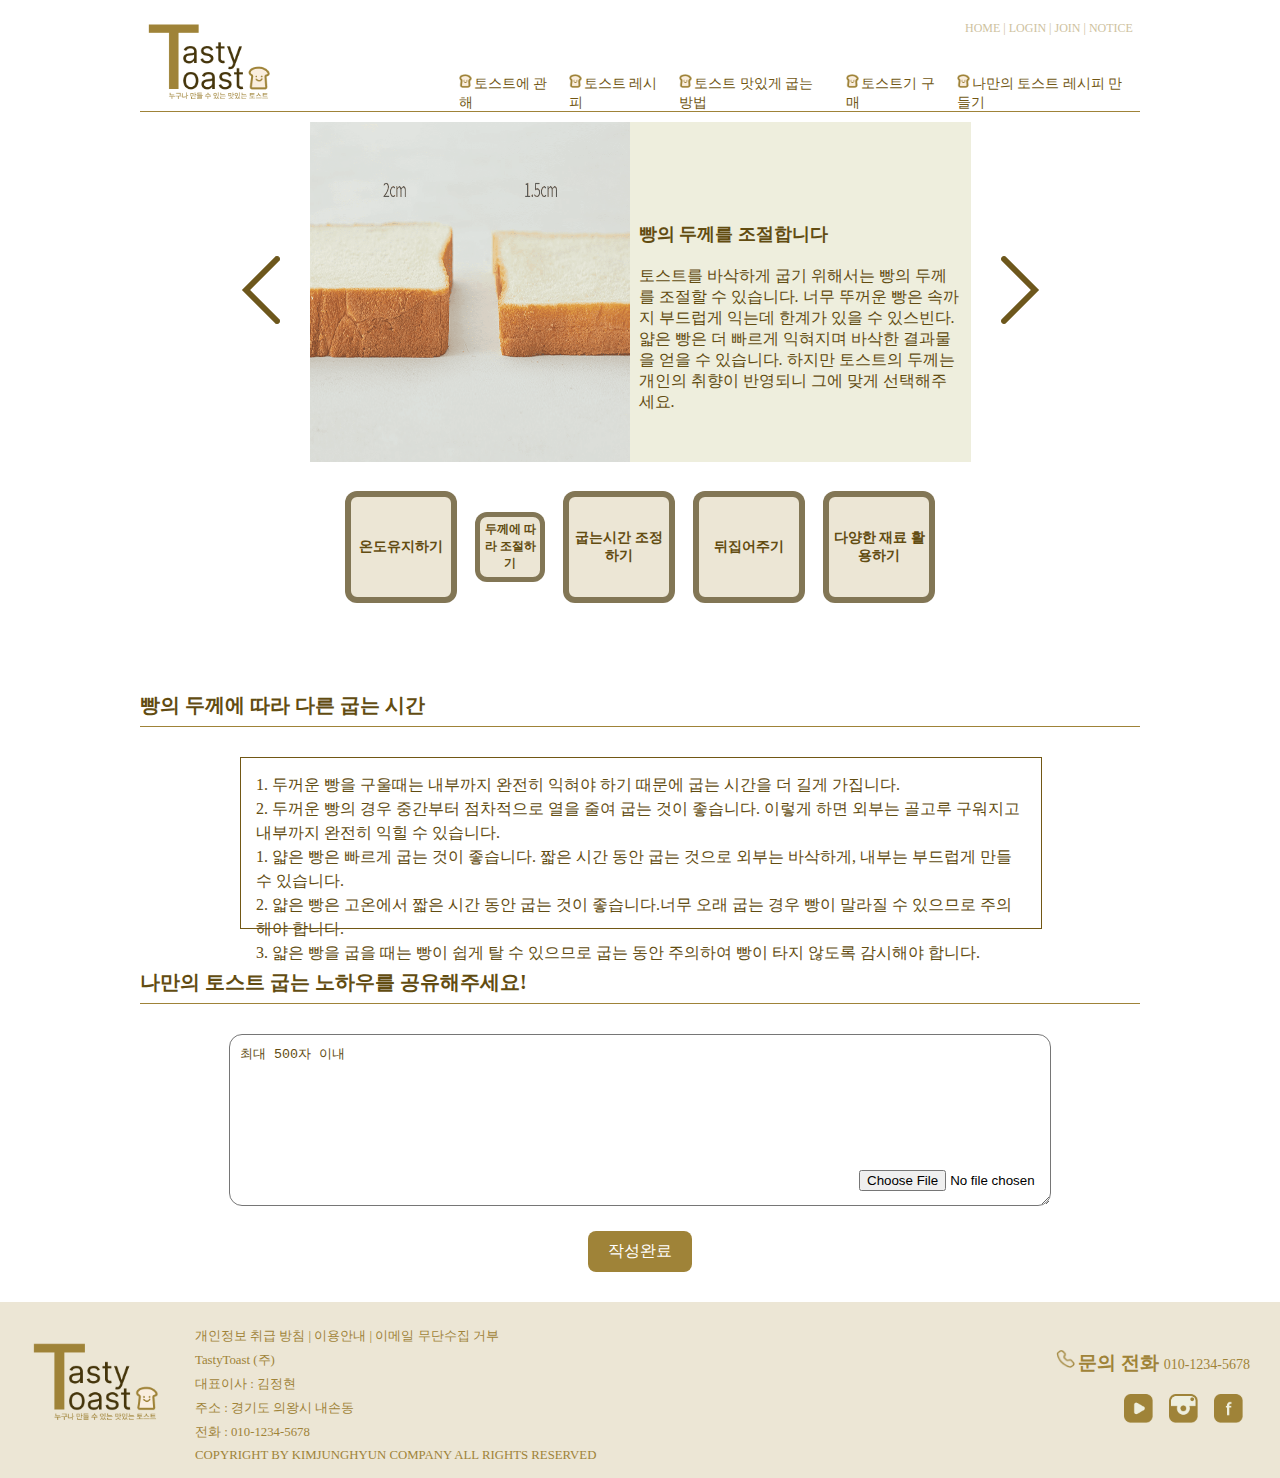
<file: page3-1.html>
<!DOCTYPE html>
<html lang="en">

<head>
    <meta charset="UTF-8">
    <meta http-equiv="X-UA-Compatible" content="IE=edge">
    <meta name="viewport" content="width=device-width, initial-scale=1.0">
    <title>Document</title>
    <link rel="stylesheet" href="./css/page3-1.css">
</head>

<body>
    <div id="wrap">
        <header>
            <div class="logo">
                <a href="index.html"><img src="./img/logo2.png" alt=""></a>
            </div>
            <nav id="top-menu">
                <!--HOME | LOGIN | JOIN | NOTICE-->
                <a href="index.html">HOME |</a><a href="#"> LOGIN |</a><a href="#"> JOIN |</a><a
                    href="page-notice.html"> NOTICE</a>
            </nav>
            <nav id="main-menu">
                <ul>
                    <li><img src="./img/menu-icon.png" alt=""><a href="page1.html">토스트에 관해</a></li>
                    <li><img src="./img/menu-icon.png" alt=""><a href="page2.html">토스트 레시피</a></li>
                    <li><img src="./img/menu-icon.png" alt=""><a href="page3.html">토스트 맛있게 굽는 방법</a></li>
                    <li><img src="./img/menu-icon.png" alt=""><a href="page4.html">토스트기 구매</a></li>
                    <li><img src="./img/menu-icon.png" alt=""><a href="page5.html">나만의 토스트 레시피 만들기</a></li>
                </ul>
            </nav>
        </header>

        <main>
            <a class="left-arrow" href="page3.html"><img src="./img/화살표-3.png" alt=""></a>
            <div class="main-section">
                <img src="./img/빵두께이미지.png" alt="">
                <div class="main-text-area">
                    <h3>빵의 두께를 조절합니다</h3>
                    <p>토스트를 바삭하게 굽기 위해서는 빵의 두께를 조절할 수 있습니다. 너무 뚜꺼운 빵은 속까지 부드럽게 익는데 한계가 있을 수 있스빈다. 얇은 빵은 더 빠르게 익혀지며 바삭한
                        결과물을 얻을 수 있습니다. 하지만 토스트의 두께는 개인의 취향이 반영되니 그에 맞게 선택해주세요.</p>
                </div>
            </div>

            <div class="clear"></div>
            <a class="right-arrow" href="page3-2.html"><img src="./img/화살표-2.png" alt=""></a>
        </main>

        <section id="thumnail">
            <div class="thumnail-section">
                <div class="thumnail-section">
                    <div class="thumnail-1"><a href="page3.html">온도유지하기</a></div>
                    <div class="thumnail-1-this"><a href="page3-1.html">두께에 따라 조절하기</a></div>
                    <div class="thumnail-1"><a href="page3-2.html">굽는시간 조정하기</a></div>
                    <div class="thumnail-1"><a href="page3-3.html">뒤집어주기</a></div>
                    <div class="thumnail-1"><a href="page3-4.html">다양한 재료 활용하기</a></div>
                </div>
            </div>
        </section>

        <div class="text-section-pre">
            <h3>빵의 두께에 따라 다른 굽는 시간</h3>
        </div>
        <section id="text-explain">
            <div class="text-section">
                <p>
                    1. 두꺼운 빵을 구울때는 내부까지 완전히 익혀야 하기 때문에 굽는 시간을 더 길게 가집니다. <br>
                    2. 두꺼운 빵의 경우 중간부터 점차적으로 열을 줄여 굽는 것이 좋습니다. 이렇게 하면 외부는 골고루 구워지고 내부까지 완전히 익힐 수 있습니다. <br>
                    1. 얇은 빵은 빠르게 굽는 것이 좋습니다. 짧은 시간 동안 굽는 것으로 외부는 바삭하게, 내부는 부드럽게 만들 수 있습니다. <br>
                    2. 얇은 빵은 고온에서 짧은 시간 동안 굽는 것이 좋습니다.너무 오래 굽는 경우 빵이 말라질 수 있으므로 주의해야 합니다. <br>
                    3. 얇은 빵을 굽을 때는 빵이 쉽게 탈 수 있으므로 굽는 동안 주의하여 빵이 타지 않도록 감시해야 합니다.
                </p>
            </div>
        </section>

        <div class="text-area-pre">
            <h3>나만의 토스트 굽는 노하우를 공유해주세요!</h3>
        </div>
        <section id="textarea">
            <div class="text-area">
                <textarea name="text-area" cols="30" rows="10">최대 500자 이내</textarea>
                <div class="filebox">
                    <input type="file" id="ex_file">
                </div>
            </div>
            <a href="" class="section-3-btn">작성완료</a>
        </section>
    </div>

    <footer>
        <div class="footer-left">
            <img class="footer-logo" src="./img/logo2.png" alt="">
            <ul id="address">
                <li>개인정보 취급 방침 | 이용안내 | 이메일 무단수집 거부</li>
                <li>TastyToast (주)</li>
                <li>대표이사 : 김정현</li>
                <li>주소 : 경기도 의왕시 내손동</li>
                <li>전화 : 010-1234-5678</li>
                <li>COPYRIGHT BY KIMJUNGHYUN COMPANY ALL RIGHTS RESERVED</li>
            </ul>
        </div>

        <div class="footer-right">
            <img class="tell" src="./img/tell-icon.png" alt="">
            <h3>문의 전화 <span>010-1234-5678</span></h3>
            <ul class="sns">
                <li><img src="./img/sns1.png" alt=""></li>
                <li><img src="./img/sns2.png" alt=""></li>
                <li><img src="./img/sns3.png" alt=""></li>
            </ul>
        </div>
    </footer>
</body>

</html>
</file>
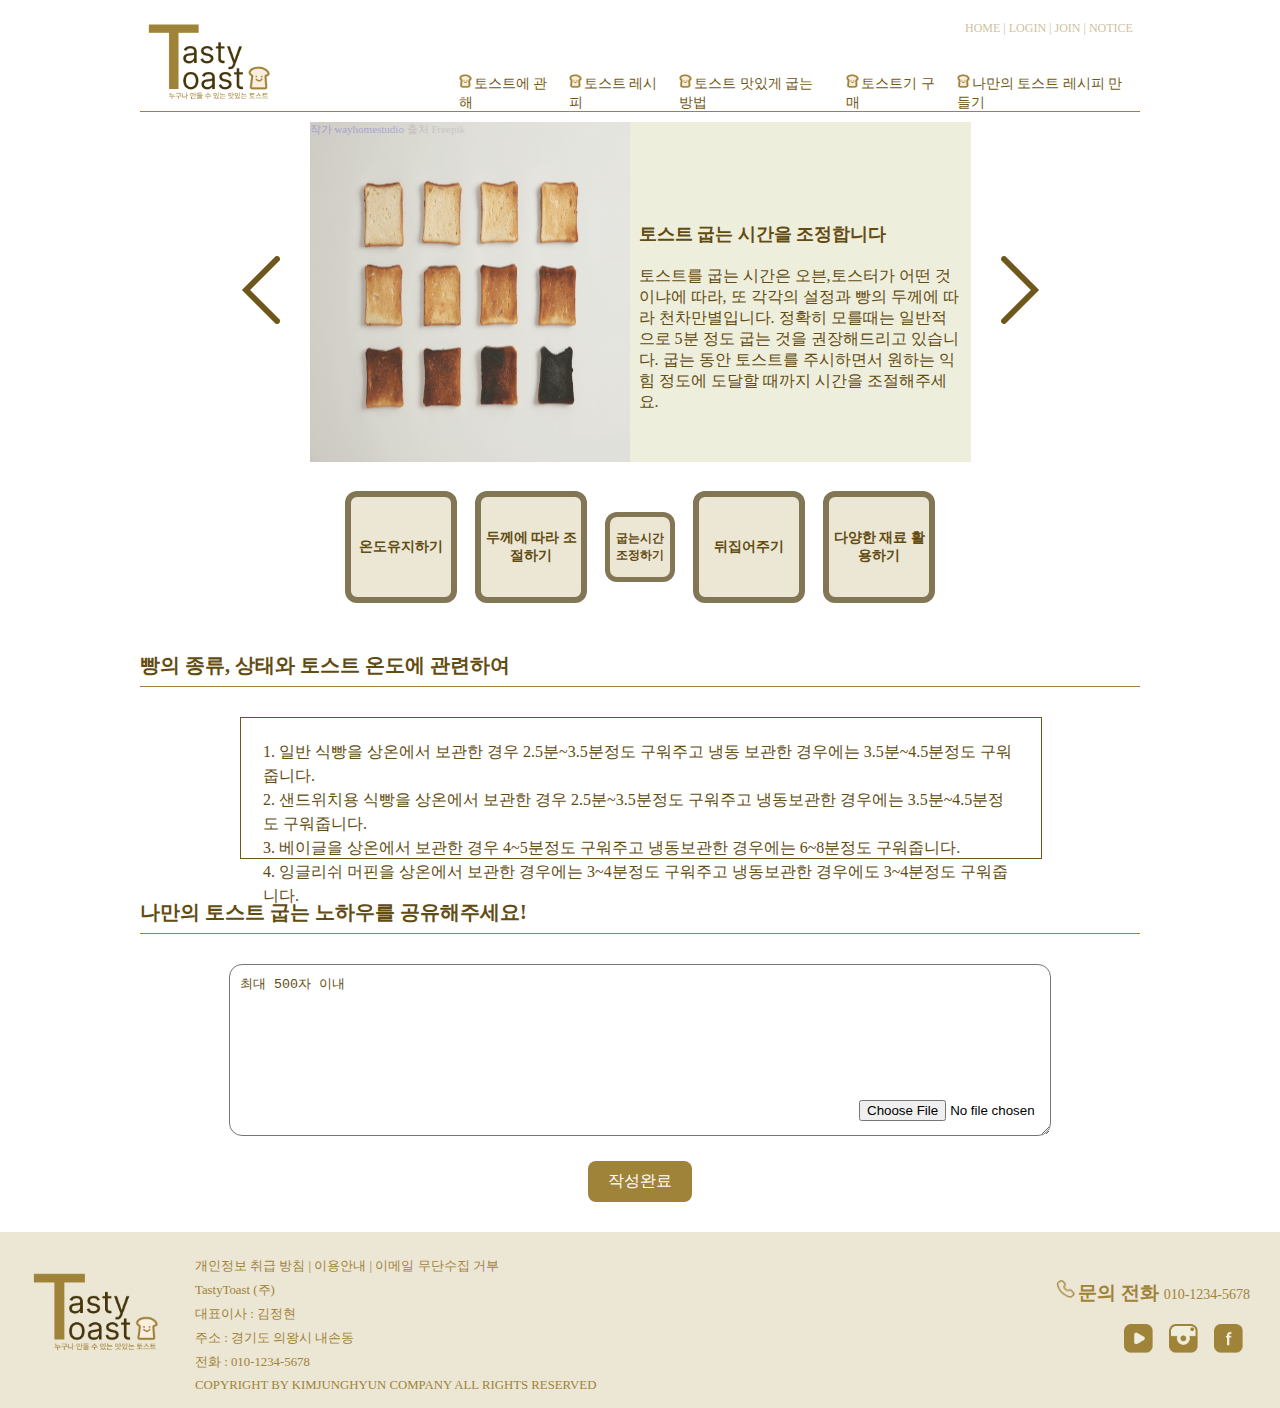
<file: page3-2.html>
<!DOCTYPE html>
<html lang="en">

<head>
    <meta charset="UTF-8">
    <meta http-equiv="X-UA-Compatible" content="IE=edge">
    <meta name="viewport" content="width=device-width, initial-scale=1.0">
    <title>Document</title>
    <link rel="stylesheet" href="./css/page3-2.css">
</head>

<body>
    <div id="wrap">
        <header>
            <div class="logo">
                <a href="index.html"><img src="./img/logo2.png" alt=""></a>
            </div>
            <nav id="top-menu">
                <!--HOME | LOGIN | JOIN | NOTICE-->
                <a href="index.html">HOME |</a><a href="#"> LOGIN |</a><a href="#"> JOIN |</a><a
                    href="page-notice.html"> NOTICE</a>
            </nav>
            <nav id="main-menu">
                <ul>
                    <li><img src="./img/menu-icon.png" alt=""><a href="page1.html">토스트에 관해</a></li>
                    <li><img src="./img/menu-icon.png" alt=""><a href="page2.html">토스트 레시피</a></li>
                    <li><img src="./img/menu-icon.png" alt=""><a href="page3.html">토스트 맛있게 굽는 방법</a></li>
                    <li><img src="./img/menu-icon.png" alt=""><a href="page4.html">토스트기 구매</a></li>
                    <li><img src="./img/menu-icon.png" alt=""><a href="page5.html">나만의 토스트 레시피 만들기</a></li>
                </ul>
            </nav>
        </header>

        <main>
            <a class="left-arrow" href="page3-1.html"><img src="./img/화살표-3.png" alt=""></a>
            <div class="main-section">
                <p class="source"><a
                        href="https://kr.freepik.com/free-photo/[base64].htm">작가
                        wayhomestudio</a> 출처 Freepik</p>
                <img src="./img/토스트굽기.jpg" alt="">
                <div class="main-text-area">
                    <h3>토스트 굽는 시간을 조정합니다</h3>
                    <p>토스트를 굽는 시간은 오븐,토스터가 어떤 것이냐에 따라, 또 각각의 설정과 빵의 두께에 따라 천차만별입니다. 정확히 모를때는 일반적으로 5분 정도 굽는 것을 권장해드리고
                        있습니다. 굽는 동안 토스트를 주시하면서 원하는 익힘 정도에 도달할 때까지 시간을 조절해주세요.</p>
                </div>
            </div>

            <div class="clear"></div>
            <a class="right-arrow" href="page3-3.html"><img src="./img/화살표-2.png" alt=""></a>
        </main>

        <section id="thumnail">
            <div class="thumnail-section">
                <div class="thumnail-1"><a href="page3.html">온도유지하기</a></div>
                <div class="thumnail-1"><a href="page3-1.html">두께에 따라 조절하기</a></div>
                <div class="thumnail-1-this"><a href="page3-2.html">굽는시간 조정하기</a></div>
                <div class="thumnail-1"><a href="page3-3.html">뒤집어주기</a></div>
                <div class="thumnail-1"><a href="page3-4.html">다양한 재료 활용하기</a></div>
            </div>
        </section>

        <div class="text-section-pre">
            <h3>빵의 종류, 상태와 토스트 온도에 관련하여</h3>
        </div>
        <section id="text-explain">
            <div class="text-section">
                <p>
                    1. 일반 식빵을 상온에서 보관한 경우 2.5분~3.5분정도 구워주고 냉동 보관한 경우에는 3.5분~4.5분정도 구워줍니다. <br>
                    2. 샌드위치용 식빵을 상온에서 보관한 경우 2.5분~3.5분정도 구워주고 냉동보관한 경우에는 3.5분~4.5분정도 구워줍니다. <br>
                    3. 베이글을 상온에서 보관한 경우 4~5분정도 구워주고 냉동보관한 경우에는 6~8분정도 구워줍니다. <br>
                    4. 잉글리쉬 머핀을 상온에서 보관한 경우에는 3~4분정도 구워주고 냉동보관한 경우에도 3~4분정도 구워줍니다.
                </p>
            </div>
        </section>

        <div class="text-area-pre">
            <h3>나만의 토스트 굽는 노하우를 공유해주세요!</h3>
        </div>
        <section id="textarea">
            <div class="text-area">
                <textarea name="text-area" cols="30" rows="10">최대 500자 이내</textarea>
                <div class="filebox">
                    <input type="file" id="ex_file">
                </div>
            </div>
            <a href="" class="section-3-btn">작성완료</a>
        </section>
    </div>

    <footer>
        <div class="footer-left">
            <img class="footer-logo" src="./img/logo2.png" alt="">
            <ul id="address">
                <li>개인정보 취급 방침 | 이용안내 | 이메일 무단수집 거부</li>
                <li>TastyToast (주)</li>
                <li>대표이사 : 김정현</li>
                <li>주소 : 경기도 의왕시 내손동</li>
                <li>전화 : 010-1234-5678</li>
                <li>COPYRIGHT BY KIMJUNGHYUN COMPANY ALL RIGHTS RESERVED</li>
            </ul>
        </div>

        <div class="footer-right">
            <img class="tell" src="./img/tell-icon.png" alt="">
            <h3>문의 전화 <span>010-1234-5678</span></h3>
            <ul class="sns">
                <li><img src="./img/sns1.png" alt=""></li>
                <li><img src="./img/sns2.png" alt=""></li>
                <li><img src="./img/sns3.png" alt=""></li>
            </ul>
        </div>
    </footer>
</body>

</html>
</file>
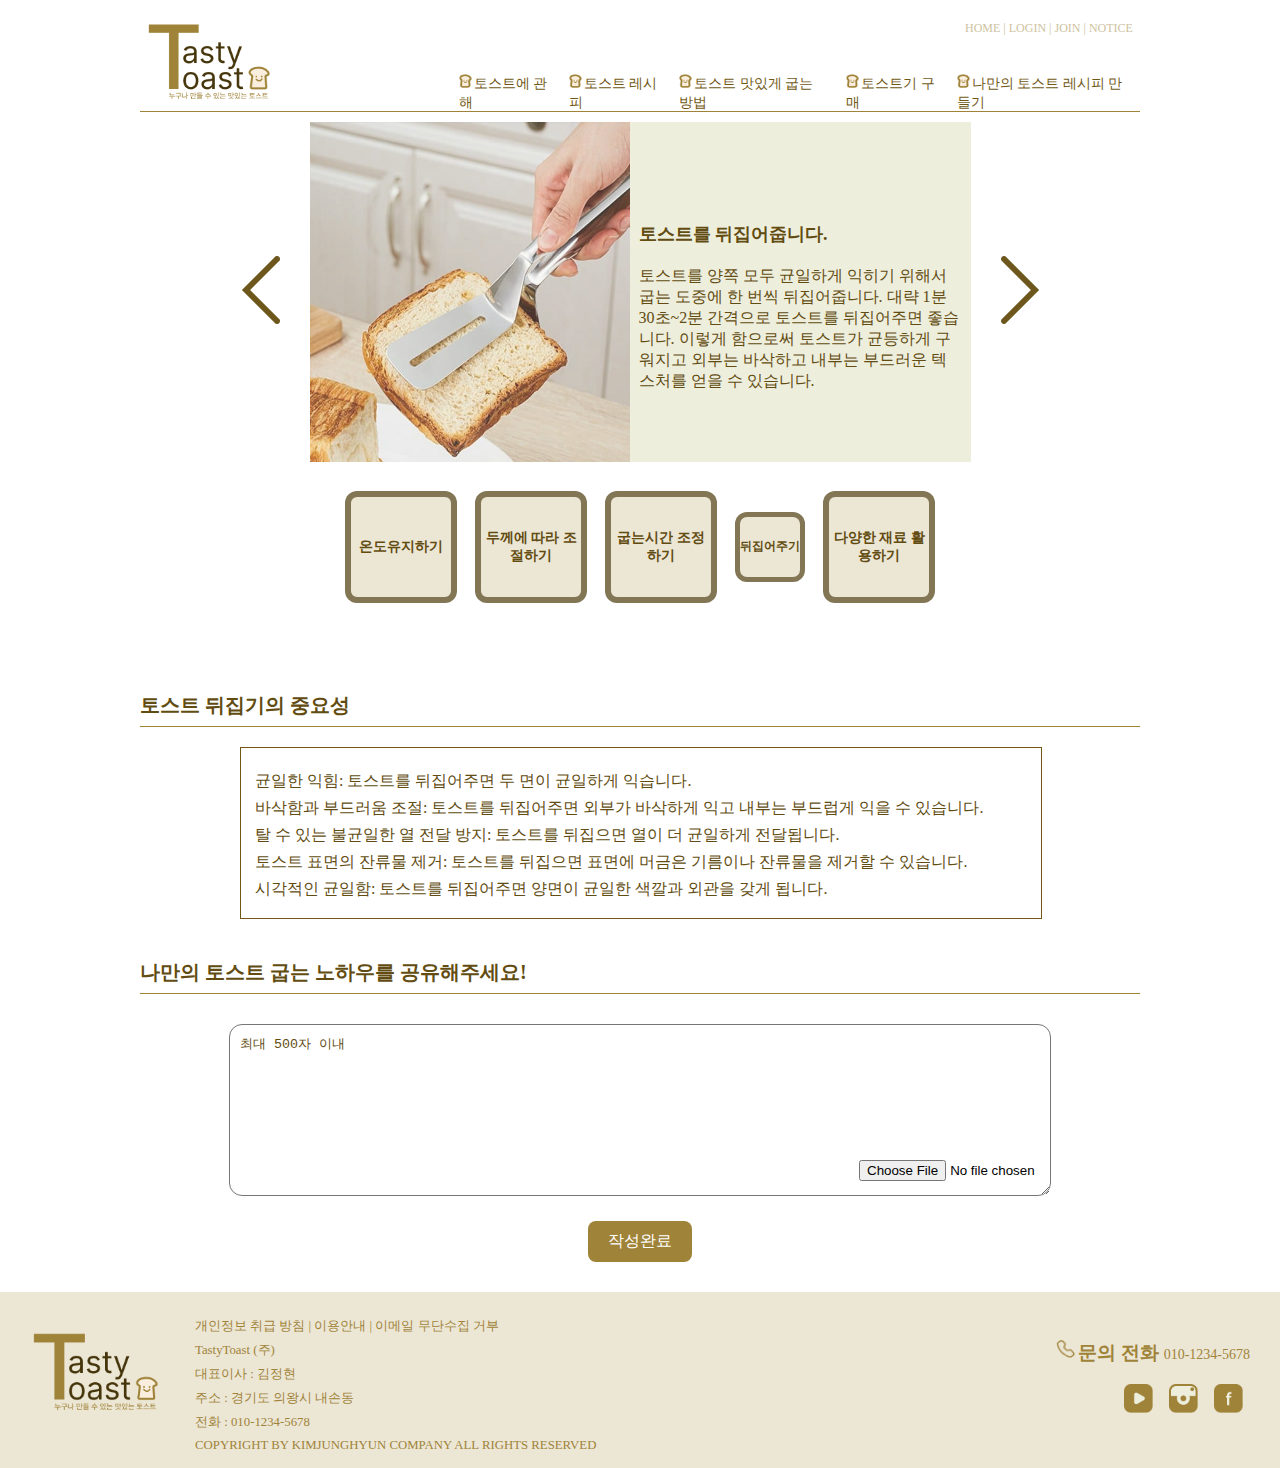
<file: page3-3.html>
<!DOCTYPE html>
<html lang="en">

<head>
    <meta charset="UTF-8">
    <meta http-equiv="X-UA-Compatible" content="IE=edge">
    <meta name="viewport" content="width=device-width, initial-scale=1.0">
    <title>Document</title>
    <link rel="stylesheet" href="./css/page3-3.css">
</head>

<body>
    <div id="wrap">
        <header>
            <div class="logo">
                <a href="index.html"><img src="./img/logo2.png" alt=""></a>
            </div>
            <nav id="top-menu">
                <!--HOME | LOGIN | JOIN | NOTICE-->
                <a href="index.html">HOME |</a><a href="#"> LOGIN |</a><a href="#"> JOIN |</a><a
                    href="page-notice.html"> NOTICE</a>
            </nav>
            <nav id="main-menu">
                <ul>
                    <li><img src="./img/menu-icon.png" alt=""><a href="page1.html">토스트에 관해</a></li>
                    <li><img src="./img/menu-icon.png" alt=""><a href="page2.html">토스트 레시피</a></li>
                    <li><img src="./img/menu-icon.png" alt=""><a href="page3.html">토스트 맛있게 굽는 방법</a></li>
                    <li><img src="./img/menu-icon.png" alt=""><a href="page4.html">토스트기 구매</a></li>
                    <li><img src="./img/menu-icon.png" alt=""><a href="page5.html">나만의 토스트 레시피 만들기</a></li>
                </ul>
            </nav>
        </header>

        <main>
            <a class="left-arrow" href="page3-2.html"><img src="./img/화살표-3.png" alt=""></a>
            <div class="main-section">
                <img src="./img/토스트 뒤집기.jpg" alt="">
                <div class="main-text-area">
                    <h3>토스트를 뒤집어줍니다.</h3>
                    <p>토스트를 양쪽 모두 균일하게 익히기 위해서 굽는 도중에 한 번씩 뒤집어줍니다. 대략 1분 30초~2분 간격으로 토스트를 뒤집어주면 좋습니다. 이렇게 함으로써 토스트가 균등하게
                        구워지고 외부는 바삭하고 내부는 부드러운 텍스처를 얻을 수 있습니다.</p>
                </div>
            </div>

            <a class="right-arrow" href="page3-4.html"><img src="./img/화살표-2.png" alt=""></a>
            <div class="clear"></div>
        </main>

        <section id="thumnail">
            <div class="thumnail-section">
                <div class="thumnail-section">
                    <div class="thumnail-1"><a href="page3.html">온도유지하기</a></div>
                    <div class="thumnail-1"><a href="page3-1.html">두께에 따라 조절하기</a></div>
                    <div class="thumnail-1"><a href="page3-2.html">굽는시간 조정하기</a></div>
                    <div class="thumnail-1-this"><a href="page3-3.html">뒤집어주기</a></div>
                    <div class="thumnail-1"><a href="page3-4.html">다양한 재료 활용하기</a></div>
                </div>
            </div>
        </section>

        <div class="text-section-pre">
            <h3>토스트 뒤집기의 중요성</h3>
        </div>
        <section id="text-explain">
            <div class="text-section">
                <p>
                    균일한 익힘: 토스트를 뒤집어주면 두 면이 균일하게 익습니다. <br>
                    바삭함과 부드러움 조절: 토스트를 뒤집어주면 외부가 바삭하게 익고 내부는 부드럽게 익을 수 있습니다. <br>
                    탈 수 있는 불균일한 열 전달 방지: 토스트를 뒤집으면 열이 더 균일하게 전달됩니다. <br>
                    토스트 표면의 잔류물 제거: 토스트를 뒤집으면 표면에 머금은 기름이나 잔류물을 제거할 수 있습니다. <br>
                    시각적인 균일함: 토스트를 뒤집어주면 양면이 균일한 색깔과 외관을 갖게 됩니다.
                </p>
            </div>
        </section>

        <div class="text-area-pre">
            <h3>나만의 토스트 굽는 노하우를 공유해주세요!</h3>
        </div>
        <section id="textarea">
            <div class="text-area">
                <textarea name="text-area" cols="30" rows="10">최대 500자 이내</textarea>
                <div class="filebox">
                    <input type="file" id="ex_file">
                </div>
            </div>
            <a href="" class="section-3-btn">작성완료</a>
        </section>
    </div>

    <footer>
        <div class="footer-left">
            <img class="footer-logo" src="./img/logo2.png" alt="">
            <ul id="address">
                <li>개인정보 취급 방침 | 이용안내 | 이메일 무단수집 거부</li>
                <li>TastyToast (주)</li>
                <li>대표이사 : 김정현</li>
                <li>주소 : 경기도 의왕시 내손동</li>
                <li>전화 : 010-1234-5678</li>
                <li>COPYRIGHT BY KIMJUNGHYUN COMPANY ALL RIGHTS RESERVED</li>
            </ul>
        </div>

        <div class="footer-right">
            <img class="tell" src="./img/tell-icon.png" alt="">
            <h3>문의 전화 <span>010-1234-5678</span></h3>
            <ul class="sns">
                <li><img src="./img/sns1.png" alt=""></li>
                <li><img src="./img/sns2.png" alt=""></li>
                <li><img src="./img/sns3.png" alt=""></li>
            </ul>
        </div>
    </footer>
</body>

</html>
</file>
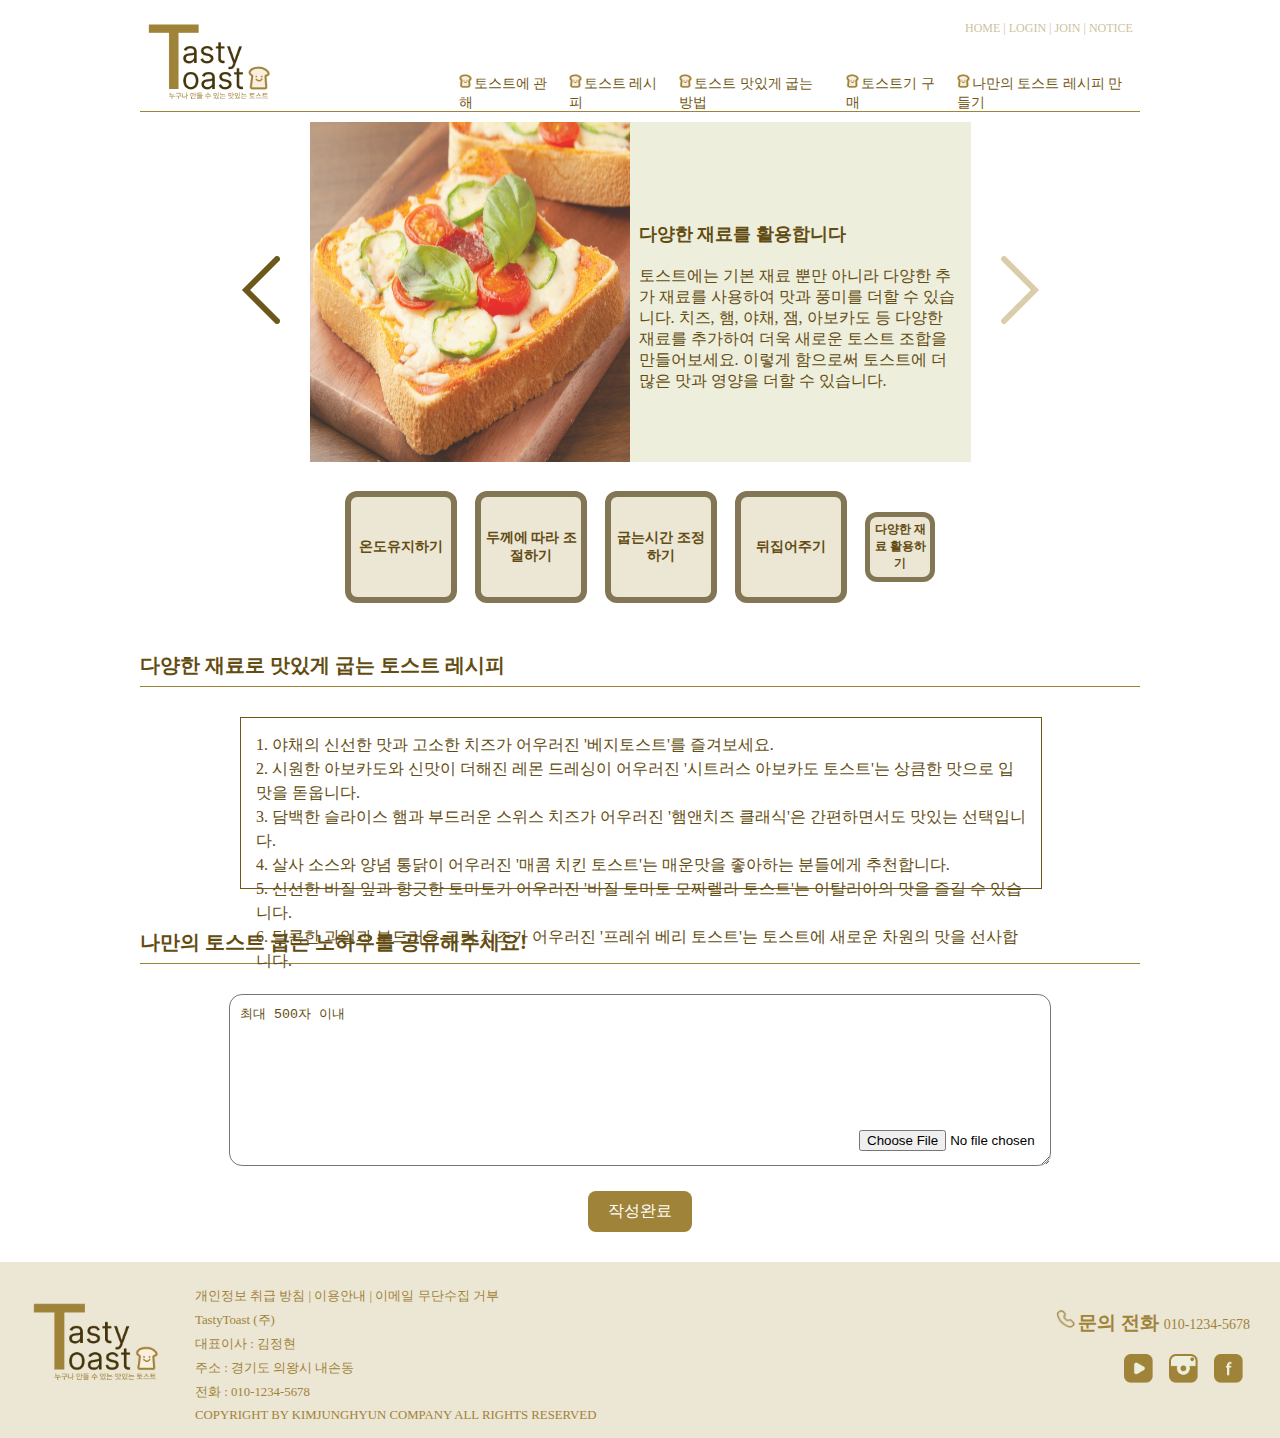
<file: page3-4.html>
<!DOCTYPE html>
<html lang="en">

<head>
    <meta charset="UTF-8">
    <meta http-equiv="X-UA-Compatible" content="IE=edge">
    <meta name="viewport" content="width=device-width, initial-scale=1.0">
    <title>Document</title>
    <link rel="stylesheet" href="./css/page3-4.css">
</head>

<body>
    <div id="wrap">
        <header>
            <div class="logo">
                <a href="index.html"><img src="./img/logo2.png" alt=""></a>
            </div>
            <nav id="top-menu">
                <!--HOME | LOGIN | JOIN | NOTICE-->
                <a href="index.html">HOME |</a><a href="#"> LOGIN |</a><a href="#"> JOIN |</a><a
                    href="page-notice.html"> NOTICE</a>
            </nav>
            <nav id="main-menu">
                <ul>
                    <li><img src="./img/menu-icon.png" alt=""><a href="page1.html">토스트에 관해</a></li>
                    <li><img src="./img/menu-icon.png" alt=""><a href="page2.html">토스트 레시피</a></li>
                    <li><img src="./img/menu-icon.png" alt=""><a href="page3.html">토스트 맛있게 굽는 방법</a></li>
                    <li><img src="./img/menu-icon.png" alt=""><a href="page4.html">토스트기 구매</a></li>
                    <li><img src="./img/menu-icon.png" alt=""><a href="page5.html">나만의 토스트 레시피 만들기</a></li>
                </ul>
            </nav>
        </header>

        <main>
            <a class="left-arrow" href="page3-3.html"><img src="./img/화살표-3.png" alt=""></a>
            <div class="main-section">
                <img src="./img/토스트 재료.jpeg" alt="">
                <div class="main-text-area">
                    <h3>다양한 재료를 활용합니다</h3>
                    <p>토스트에는 기본 재료 뿐만 아니라 다양한 추가 재료를 사용하여 맛과 풍미를 더할 수 있습니다. 치즈, 햄, 야채, 잼, 아보카도 등 다양한 재료를 추가하여 더욱 새로운 토스트
                        조합을 만들어보세요. 이렇게 함으로써 토스트에 더 많은 맛과 영양을 더할 수 있습니다.</p>
                </div>
            </div>
            <a class="right-arrow" href="#"><img src="./img/화살표-4.png" alt=""></a>
            <div class="clear"></div>
        </main>

        <section id="thumnail">
            <div class="thumnail-section">
                <div class="thumnail-1"><a href="page3.html">온도유지하기</a></div>
                <div class="thumnail-1"><a href="page3-1.html">두께에 따라 조절하기</a></div>
                <div class="thumnail-1"><a href="page3-2.html">굽는시간 조정하기</a></div>
                <div class="thumnail-1"><a href="page3-3.html">뒤집어주기</a></div>
                <div class="thumnail-1-this"><a href="page3-4.html">다양한 재료 활용하기</a></div>
            </div>
        </section>

        <div class="text-section-pre">
            <h3>다양한 재료로 맛있게 굽는 토스트 레시피</h3>
        </div>
        <section id="text-explain">
            <div class="text-section">
            <p>
                1. 야채의 신선한 맛과 고소한 치즈가 어우러진 '베지토스트'를 즐겨보세요. <br>
                2. 시원한 아보카도와 신맛이 더해진 레몬 드레싱이 어우러진 '시트러스 아보카도 토스트'는 상큼한 맛으로 입맛을 돋웁니다. <br>
                3. 담백한 슬라이스 햄과 부드러운 스위스 치즈가 어우러진 '햄앤치즈 클래식'은 간편하면서도 맛있는 선택입니다. <br>
                4. 살사 소스와 양념 통닭이 어우러진 '매콤 치킨 토스트'는 매운맛을 좋아하는 분들에게 추천합니다. <br>
                5. 신선한 바질 잎과 향긋한 토마토가 어우러진 '바질 토마토 모짜렐라 토스트'는 이탈리아의 맛을 즐길 수 있습니다. <br>
                6. 달콤한 과일과 부드러운 크림 치즈가 어우러진 '프레쉬 베리 토스트'는 토스트에 새로운 차원의 맛을 선사합니다.
            </p>
            </div>
        </section>

        <div class="text-area-pre">
            <h3>나만의 토스트 굽는 노하우를 공유해주세요!</h3>
        </div>
        <section id="textarea">
            <div class="text-area">
                <textarea name="text-area" cols="30" rows="10">최대 500자 이내</textarea>
                <div class="filebox">
                    <input type="file" id="ex_file">
                </div>
            </div>
            <a href="" class="section-3-btn">작성완료</a>
        </section>
    </div>

    <footer>
        <div class="footer-left">
            <img class="footer-logo" src="./img/logo2.png" alt="">
            <ul id="address">
                <li>개인정보 취급 방침 | 이용안내 | 이메일 무단수집 거부</li>
                <li>TastyToast (주)</li>
                <li>대표이사 : 김정현</li>
                <li>주소 : 경기도 의왕시 내손동</li>
                <li>전화 : 010-1234-5678</li>
                <li>COPYRIGHT BY KIMJUNGHYUN COMPANY ALL RIGHTS RESERVED</li>
            </ul>
        </div>

        <div class="footer-right">
            <img class="tell" src="./img/tell-icon.png" alt="">
            <h3>문의 전화 <span>010-1234-5678</span></h3>
            <ul class="sns">
                <li><img src="./img/sns1.png" alt=""></li>
                <li><img src="./img/sns2.png" alt=""></li>
                <li><img src="./img/sns3.png" alt=""></li>
            </ul>
        </div>
    </footer>
</body>

</html>
</file>
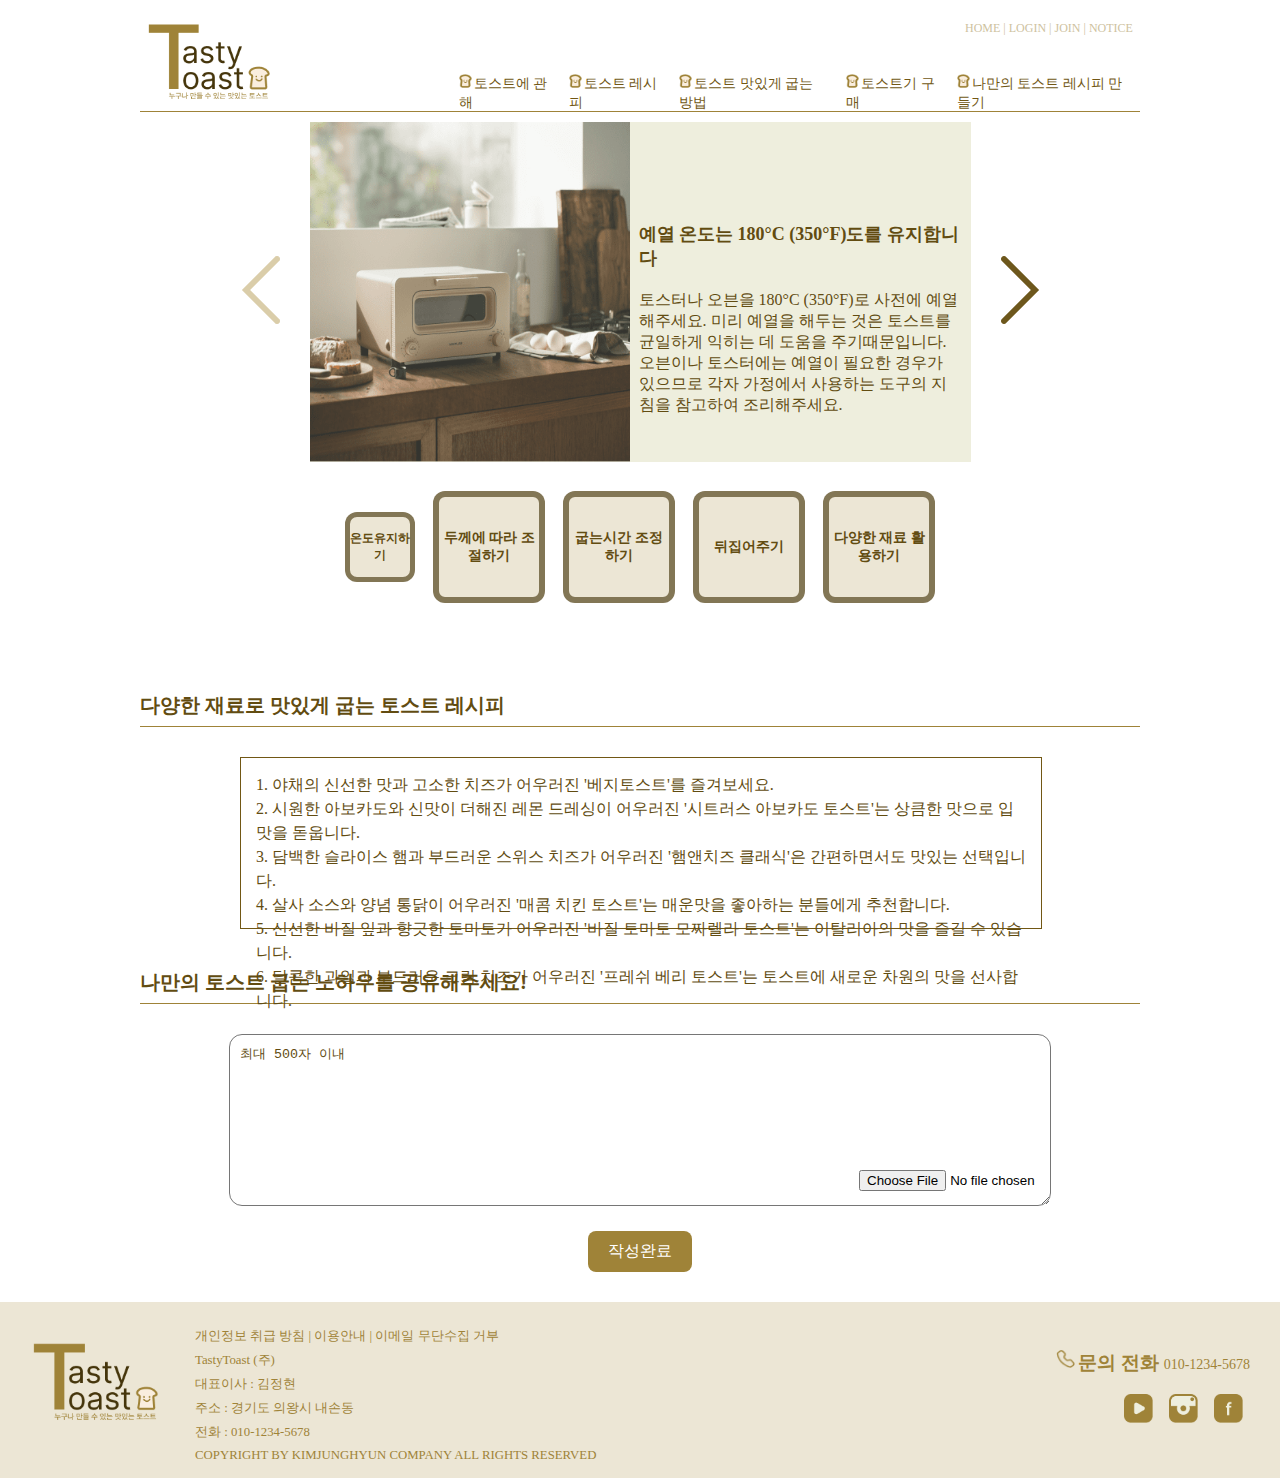
<file: page3.html>
<!DOCTYPE html>
<html lang="en">

<head>
    <meta charset="UTF-8">
    <meta http-equiv="X-UA-Compatible" content="IE=edge">
    <meta name="viewport" content="width=device-width, initial-scale=1.0">
    <title>Document</title>
    <link rel="stylesheet" href="./css/page3.css">
</head>

<body>
    <div id="wrap">
        <header>
            <div class="logo">
                <a href="index.html"><img src="./img/logo2.png" alt=""></a>
            </div>
            <nav id="top-menu">
                <!--HOME | LOGIN | JOIN | NOTICE-->
                <a href="index.html">HOME |</a><a href="#"> LOGIN |</a><a href="#"> JOIN |</a><a
                    href="page-notice.html"> NOTICE</a>
            </nav>
            <nav id="main-menu">
                <ul>
                    <li><img src="./img/menu-icon.png" alt=""><a href="page1.html">토스트에 관해</a></li>
                    <li><img src="./img/menu-icon.png" alt=""><a href="page2.html">토스트 레시피</a></li>
                    <li><img src="./img/menu-icon.png" alt=""><a href="page3.html">토스트 맛있게 굽는 방법</a></li>
                    <li><img src="./img/menu-icon.png" alt=""><a href="page4.html">토스트기 구매</a></li>
                    <li><img src="./img/menu-icon.png" alt=""><a href="page5.html">나만의 토스트 레시피 만들기</a></li>
                </ul>
            </nav>
        </header>

        <main>
            <a class="left-arrow" href="#"><img src="./img/화살표-1.png" alt=""></a>
            <div class="main-section">
                <img src="./img/토스트굽는법-1.png" alt="">
                <div class="main-text-area">
                    <h3>예열 온도는 180°C (350°F)도를 유지합니다</h3>
                    <p>토스터나 오븐을 180°C (350°F)로 사전에 예열해주세요. 미리 예열을 해두는 것은 토스트를 균일하게 익히는 데 도움을 주기때문입니다. 오븐이나 토스터에는 예열이 필요한
                        경우가 있으므로 각자 가정에서 사용하는 도구의 지침을 참고하여 조리해주세요.</p>
                </div>
            </div>

            <div class="clear"></div>

            <a class="right-arrow" href="page3-1.html"><img src="./img/화살표-2.png" alt=""></a>
        </main>


        <section id="thumnail">
            <div class="thumnail-section">
                <div class="thumnail-section">
                    <div class="thumnail-1-this"><a href="page3.html">온도유지하기</a></div>
                    <div class="thumnail-1"><a href="page3-1.html">두께에 따라 조절하기</a></div>
                    <div class="thumnail-1"><a href="page3-2.html">굽는시간 조정하기</a></div>
                    <div class="thumnail-1"><a href="page3-3.html">뒤집어주기</a></div>
                    <div class="thumnail-1"><a href="page3-4.html">다양한 재료 활용하기</a></div>
                </div>
        </section>

        <div class="text-section-pre">
            <h3>다양한 재료로 맛있게 굽는 토스트 레시피</h3>
        </div>
        <section id="text-explain">
            <div class="text-section">
                <p>
                    1. 야채의 신선한 맛과 고소한 치즈가 어우러진 '베지토스트'를 즐겨보세요. <br>
                    2. 시원한 아보카도와 신맛이 더해진 레몬 드레싱이 어우러진 '시트러스 아보카도 토스트'는 상큼한 맛으로 입맛을 돋웁니다. <br>
                    3. 담백한 슬라이스 햄과 부드러운 스위스 치즈가 어우러진 '햄앤치즈 클래식'은 간편하면서도 맛있는 선택입니다. <br>
                    4. 살사 소스와 양념 통닭이 어우러진 '매콤 치킨 토스트'는 매운맛을 좋아하는 분들에게 추천합니다. <br>
                    5. 신선한 바질 잎과 향긋한 토마토가 어우러진 '바질 토마토 모짜렐라 토스트'는 이탈리아의 맛을 즐길 수 있습니다. <br>
                    6. 달콤한 과일과 부드러운 크림 치즈가 어우러진 '프레쉬 베리 토스트'는 토스트에 새로운 차원의 맛을 선사합니다.
                </p>
            </div>
        </section>

        <div class="text-area-pre">
            <h3>나만의 토스트 굽는 노하우를 공유해주세요!</h3>
        </div>
        <section id="textarea">
            <div class="text-area">
                <textarea name="text-area" cols="30" rows="10">최대 500자 이내</textarea>
                <div class="filebox">
                    <input type="file" id="ex_file">
                </div>
            </div>
            <a href="" class="section-3-btn">작성완료</a>
        </section>
    </div>

    <footer>
        <div class="footer-left">
            <img class="footer-logo" src="./img/logo2.png" alt="">
            <ul id="address">
                <li>개인정보 취급 방침 | 이용안내 | 이메일 무단수집 거부</li>
                <li>TastyToast (주)</li>
                <li>대표이사 : 김정현</li>
                <li>주소 : 경기도 의왕시 내손동</li>
                <li>전화 : 010-1234-5678</li>
                <li>COPYRIGHT BY KIMJUNGHYUN COMPANY ALL RIGHTS RESERVED</li>
            </ul>
        </div>

        <div class="footer-right">
            <img class="tell" src="./img/tell-icon.png" alt="">
            <h3>문의 전화 <span>010-1234-5678</span></h3>
            <ul class="sns">
                <li><img src="./img/sns1.png" alt=""></li>
                <li><img src="./img/sns2.png" alt=""></li>
                <li><img src="./img/sns3.png" alt=""></li>
            </ul>
        </div>
    </footer>
</body>

</html>
</file>
<file: css/index.css>
@media (min-width:768px) { } 

/* 태블릿,데스트탑에 대한 스타일 적용 */

* { margin: 0; padding: 0; } 

html { overflow-x: hidden; } 

.clear { clear: both; } 

/*미디어 쿼리*/
/* @media (min-width: 1000px){
 #wrap { width: 1000px; margin: 0 auto; } 
 }*/


#wrap { width: 1000px; margin: 0 auto; position: relative; /*border: solid 1px red; */}

a { text-decoration: none; } 

header { display: flex; border-bottom: 0.5px solid #9F8338; margin-bottom: 1%; /*10px*/
 justify-content: space-between; } 

header #top-menu { width: 250px; position: relative; top: 18px; left: 700px; } 

header #top-menu a { font-size: 0.75em; /*12px*/
 color: #CEC2A0; } 

header #top-menu a:hover { font-weight: 600; } 


header #main-menu { position: relative; top: 55px; margin-top: 1%; /*10px*/
 margin-left: 1.2%; /*12px*/
 width: 100%; } 

header #main-menu a { font-size: 0.875em; /*14px*/}

header ul { display: flex; list-style-type: none; } 

header ul img { width: 13px; margin-right: 2px; } 

header ul li { margin: 9px; } 

header ul li:hover { border-bottom: 2px solid #836826; } 

header a { text-decoration: none; color: #715714; font-weight: 350; } 

.logo img { width: 125px; position: relative; top: 3px; left: 5px; } 



@media (max-width:768px){
 #wrap { margin: 0 auto; /* border: solid 1px red; */}

 header { display: flex; border-bottom: 0.5px solid #9F8338; margin-bottom: 1%; /*10px*/
 justify-content: center}

 header #top-menu { width: 100%; position: relative; top: 15px; left: 276px; } 

 header #main-menu { position: relative; top: 20px; right: 480px; flex-direction: row; margin-top: 1%; /*10px*/
 margin-left: 4px; /*12px*/
 width: 100%; } 

 .logo img { width: 60px; position: relative; top: 5px; left: 4px; } 

 header ul li { margin: 2px; } 

 header ul img { width: 10px; margin-right: 1px; } 

 header #main-menu a { font-size: 6px; /*14px*/} 
 }
@media only screen and (min-width: 768px) and (max-width: 1024px) { header { width: 100%; } 

 header #top-menu { width: 100%; left: 600px; } 

 header #main-menu { width: 100%; position: relative; top: 60px; right: 110px; } 

 header #main-menu a { font-size: 14px; /*14px*/
 width: 100%; } 

 header #main-menu li { width: 135px; } 


 header ul li { margin: 1px;} 
 }
/*-----------------------------------------------*/

#main { float: left; } 

.main-imgs img { width: 705px; margin-left: 1px; } 

#main { float: left; } 


@media only screen and (min-width: 768px) and (max-width: 1024px){
 .main-imgs img { width: 600px; height: 284px; margin-left: 1px; } 
 }

/*-----------------------------------------------*/
.slider { width: 705px; height: 284px; position: relative; /*margin: 0 auto; */
 overflow: hidden; /* 현재 슬라이드 오른쪽에 위치한 나머지 슬라이드 들이 보이지 않도록 가림 */}

.slider input[type=radio] { display: none; } 

ul.imgs { padding: 0; margin: 0; list-style: none; } 

ul.imgs li { position: absolute; left: 640px; transition-delay: 1s; /* 새 슬라이드가 이동해 오는 동안 이전 슬라이드 이미지가 배경이 보이도록 지연 */
 padding: 0; margin: 0; } 

.bullets { position: absolute; left: 50%; transform: translateX(-50%); bottom: 10px; z-index: 2; } 

.bullets label { display: inline-block; border-radius: 50%; background-color: #bfb69f; width: 15px; height: 15px; cursor: pointer; } 

/* 현재 선택된 불릿 배경 흰색으로 구분 표시 */
.slider input[type=radio]:nth-child(1):checked~.bullets>label:nth-child(1) { background-color: #3a3424; } 

.slider input[type=radio]:nth-child(2):checked~.bullets>label:nth-child(2) { background-color: #3a3424; } 

.slider input[type=radio]:nth-child(3):checked~.bullets>label:nth-child(3) { background-color: #3a3424; } 


.slider input[type=radio]:nth-child(1):checked~ul.imgs>li:nth-child(1) { left: 0; transition: 0.5s; z-index: 1; } 

.slider input[type=radio]:nth-child(2):checked~ul.imgs>li:nth-child(2) { left: 0; transition: 0.5s; z-index: 1; } 

.slider input[type=radio]:nth-child(3):checked~ul.imgs>li:nth-child(3) { left: 0; transition: 0.5s; z-index: 1; } 
@media only screen and (min-width: 768px) and (max-width: 1024px){
 .slider { width: 600px; height: 284px; position: relative; /*margin: 0 auto; */
 overflow: hidden; /* 현재 슬라이드 오른쪽에 위치한 나머지 슬라이드 들이 보이지 않도록 가림 */ } 
 }

/*-----------------------------------------------*/

#recipe-box { float: left; width: 269px; height: 124px; background-color: #ECE6D5; border-radius: 13px; margin-bottom: 5px; margin-left: 23px; padding-bottom: 10px; } 

#recipe-box h3 { font-size: 0.9rem; color: #624C11; padding: 12px 10px 10px 20px; font-weight: 500; } 

#recipe-box p { font-size: 0.8rem; color: #624C11; line-height: 23px; padding: 0 10px 10px 30px; float: left; } 

#recipe-box .line,
#member-box .line { position: relative; bottom: 12px; width: 269px; } 

#recipe-box .more1 { float: right; font-size: 12px; color: #624C11; position: relative; top: 53px; right: 12px; } 

#recipe-box .more1:hover { font-weight: bold; border-bottom: 1px solid #624C11; } 

#member-box { float: left; width: 269px; height: 147px; background-color: #A08C56; border-radius: 13px; margin-left: 23px; } 

#member-box h3 { font-size: 0.9rem; color: #513D0A; padding: 12px 10px 10px 20px; font-weight: 500; } 

#member-box p { font-size: 0.5rem; color: #624C11; line-height: 17px; padding: 0 10px 10px 10px; } 

#member-box .more1 { float: right; font-size: 12px; color: #624C11; position: relative; bottom: 13px; right: 12px; } 

#member-box .more1:hover { font-weight: bold; border-bottom: 1px solid #624C11; } 

@media (max-width:768px) {
 .main-imgs img { width: 500px; height: 200px; } 

 .slider { width: 500px; height: 200px; } 

 #recipe-box { clear: both; width: 230px; height: 147px; margin-top: 10px; margin-bottom: 5px; margin-left: 5px; padding-bottom: 0px; } 

 #recipe-box .line,
 #member-box .line { position: relative; bottom: 12px; width: 230px; } 

 #member-box { float: left; width: 230px; margin-top: 10px; height: 147px; margin-left: 23px; } 


 #recipe-box .more1 { top: -9px; } 

 #member-box .more1 { bottom: 25px; } 
}


@media only screen and (min-width: 768px) and (max-width: 1024px) {}
/*-----------------------------------------------*/


.recipe-preview-h { font-size: 18px; color: #624C11; border-bottom: 0.5px solid #9F8338; padding: 5px; margin-top: 20px; margin-bottom: 10px; display: block; } 

.recipe-preview-h span { font-size: 12px; font-weight: 400; color: #BDB08C; position: relative; left: 5px; bottom: 2px; } 

.recipe-preview-p { font-size: 13px; } 

#recipe-preview { display: flex; width: 166px; margin-top: 15px; } 

#recipe-preview img { width: 166px; height: 166px; } 

#recipe-preview .recipe-1,
#recipe-preview .recipe-2,
#recipe-preview .recipe-3 { display: flex; } 

#recipe-preview h3 { font-size: 14px; color: #624C11; font-weight: 400; } 

#recipe-preview .recipe-text { background-color: white; width: 166px; height: 166px; display: flex; flex-flow: column; justify-content: center; align-items: center; } 


.recipe-text a { text-decoration: none; } 

.recipe-text a:hover { font-weight: bold; } 

.recipe-text .more2 { font-size: 11px; color: #BDB08C; position: relative; top: 10px; } 


@media (max-width:768px){
 #recipe-preview .recipe-1,
#recipe-preview .recipe-2,
#recipe-preview .recipe-3 { display: flex; flex-flow: column; } 
 }

@media only screen and (min-width: 768px) and (max-width: 1024px){
 #recipe-preview img { width: 150px; height: 150px; } 
 
 #recipe-preview .recipe-1,
 #recipe-preview .recipe-2,
 #recipe-preview .recipe-3 { display: flex; } 
 
 #recipe-preview h3 { font-size: 13px; } 
 
 #recipe-preview .recipe-text { width: 150px; height: 150px; } 
 }
/*-----------------------------------------------*/

#recipe-share { margin-bottom: 30px; } 

.recipe-share-h { font-size: 18px; color: #624C11; border-bottom: 0.5px solid #9F8338; padding: 5px; margin-top: 30px; margin-bottom: 10px; display: block; } 

.recipe-share-h span { font-size: 12px; font-weight: 400; color: #BDB08C; position: relative; left: 15px; bottom: 2px; } 

.recipe-share-more a { font-size: 12px; font-weight: 400; color: #BDB08C; position: relative; left: 486px; bottom: 2px; } 

.recipe-share-more a:hover { font-weight: bold; } 

#recipe-share .share-text { font-size: 15px; line-height: 30px; color: #624C11; margin-left: 6px; } 

#recipe-share .share-text p:hover { font-weight: bold; } 

#recipe-share .share-text span { font-size: 13px; color: #BDB08C; } 

#recipe-share .share-text .span1 { margin-left: 434px; margin-bottom: 1px; } 

#recipe-share .share-text .span2 { margin-left: 293px; margin-bottom: 1px; } 

#recipe-share .share-text .span3 { margin-left: 322px; margin-bottom: 1px; } 

#recipe-share .share-text .span4 { margin-left: 563px; margin-bottom: 1px; } 

#recipe-share .share-text .span5 { margin-left: 369px; margin-bottom: 1px; } 

@media (max-width:768px){
 #recipe-share .share-text { font-size: 11px; line-height: 25px; } 
 }

@media only screen and (min-width: 768px) and (max-width: 1024px){
 #recipe-share .share-text span { font-size: 13px; color: #BDB08C; } 
 
 #recipe-share .share-text .span1 { margin-left: 350px; margin-bottom: 1px; } 
 
 #recipe-share .share-text .span2 { margin-left: 210px; margin-bottom: 1px; } 
 
 #recipe-share .share-text .span3 { margin-left: 238px; margin-bottom: 1px; } 
 
 #recipe-share .share-text .span4 { margin-left: 479px; margin-bottom: 1px; } 
 
 #recipe-share .share-text .span5 { margin-left: 285px; margin-bottom: 1px; } 
 }
/*-----------------------------------------------*/


.customer-h { font-size: 18px; color: #624C11; border-bottom: 0.5px solid #9F8338; padding: 5px; margin-top: 30px; margin-bottom: 10px; display: block; } 

.customer-h a { text-decoration: none; font-size: 12px; font-weight: 400; color: #BDB08C; position: relative; left: 839px; bottom: 2px; } 

.customer-h a:hover { font-weight: bold; } 

#customer .customer-text { font-size: 15px; line-height: 30px; color: #624C11; margin-left: 6px; } 

#customer .customer-text p:hover { font-weight: bold; } 

#customer .customer-text span { font-size: 13px; color: #BDB08C; } 

#customer .customer-text .span6 { margin-left: 523px; margin-bottom: 1px; } 

#customer .customer-text .span7 { margin-left: 601px; margin-bottom: 1px; } 

#customer .customer-text .span8 { margin-left: 583px; margin-bottom: 1px; } 

#customer .customer-text .span9 { margin-left: 404px; margin-bottom: 1px; } 

@media (max-width:768px){
 #customer .customer-text { font-size: 11px; line-height: 25px; color: #624C11; margin-left: 6px; } 
 }
@media only screen and (min-width: 768px) and (max-width: 1024px){
 #customer .customer-text span { font-size: 13px; color: #BDB08C; } 
 
 #customer .customer-text .span6 { margin-left: 440px; margin-bottom: 1px; } 
 
 #customer .customer-text .span7 { margin-left: 517px; margin-bottom: 1px; } 
 
 #customer .customer-text .span8 { margin-left: 500px; margin-bottom: 1px; } 
 
 #customer .customer-text .span9 { margin-left: 320px; margin-bottom: 1px; } 
 }
/*-----------------------------------------------*/
/*footer*/

footer { width: 100%; height: 176px; background-color: #ECE6D5; margin-top: 30px; position: relative; left: 0; display: flex; justify-content: space-between; } 

.footer-logo { width: 128px; height: 109px; position: relative; top: 20px; left: 10px; margin-right: 20px; } 

footer .footer-left { display: flex; padding-left: 20px; } 

footer .footer-left ul { list-style-type: none; } 

footer .footer-left li { margin: 7px; color: #9F8338; position: relative; top: 19px; left: 20px; font-size: 0.8rem; font-weight: 400; } 

footer .footer-right { display: flex; color: #9F8338; flex-flow: column; margin-top: 20px; padding-right: 30px; } 

footer .tell { width: 19px; height: 18px; margin: 10px; position: relative; right: 32px; top: 18px; } 

footer .footer-right h3 { position: relative; bottom: 10px; } 

footer .footer-right span { font-size: 14px; font-weight: 400; } 

footer .sns { display: flex; list-style-type: none; position: relative; left: 38px; } 

footer .sns img { width: 29px; margin: 8px; } 

@media (max-width:768px){
 .footer-logo { width: 80px; height: 76px; top: 40px; } 

 footer .footer-left li { margin: 7px; color: #9F8338; position: relative; top: 14px; left: 1px; font-size: 11px; font-weight: 400; } 

 footer .footer-right { display: flex; color: #9F8338; flex-flow: column; margin-top: 20px; padding-right: 0px; } 

 footer .footer-right h3 { position: relative; bottom: 10px; font-size: 10px; } 
 footer .sns { display: flex; list-style-type: none; position: relative; left: 1px; } 
 
 footer .sns img { width: 29px; margin: 8px; } 
 }



/*main-img-slide - 복잡해서 따로 빼둠*/
</file>
<file: css/page-balmuda.css>
@media (min-width:768px) { } 

/* 태블릿,데스트탑에 대한 스타일 적용 */

* { margin: 0; padding: 0; } 

html { overflow-x: hidden; } 

.clear { clear: both; } 

a { text-decoration: none; } 

#wrap { width: 1000px; margin: 0 auto; /*border: solid 1px red; */ } 

header { display: flex; border-bottom: 0.5px solid #9F8338; margin-bottom: 1%; /*10px*/
 justify-content: space-between; } 

header #top-menu { width: 250px; position: relative; top: 18px; left: 700px; } 

header #top-menu a { font-size: 0.75em; /*12px*/
 color: #CEC2A0; } 

header #top-menu a:hover { font-weight: 600; } 


header #main-menu { position: relative; top: 55px; margin-top: 1%; /*10px*/
 margin-left: 1.2%; /*12px*/
 width: 100%; } 

header #main-menu a { font-size: 0.875em; /*14px*/ } 

header ul { display: flex; list-style-type: none; } 

header ul img { width: 13px; margin-right: 2px; } 

header ul li { margin: 9px; } 

header ul li:hover { border-bottom: 2px solid #836826; } 

header a { text-decoration: none; color: #715714; font-weight: 350; } 

.logo img { width: 125px; position: relative; top: 3px; left: 5px; } 

@media (max-width:768px){
 #wrap { margin: 0 auto; /* border: solid 1px red; */ } 

 header { display: flex; border-bottom: 0.5px solid #9F8338; margin-bottom: 1%; /*10px*/
 justify-content: center } 

 header #top-menu { width: 100%; position: relative; top: 15px; left: 276px; } 

 header #main-menu { position: relative; top: 20px; right: 480px; flex-direction: row; margin-top: 1%; /*10px*/
 margin-left: 4px; /*12px*/
 width: 100%; } 

 .logo img { width: 60px; position: relative; top: 5px; left: 4px; } 

 header ul li { margin: 2px; } 

 header ul img { width: 10px; margin-right: 1px; } 

 header #main-menu a { font-size: 6px; /*14px*/ } 
 }
@media only screen and (min-width: 768px) and (max-width: 1024px) { header { width: 100%; } 

 header #top-menu { width: 100%; left: 600px; } 

 header #main-menu { width: 100%; position: relative; top: 60px; right: 110px; } 

 header #main-menu a { font-size: 14px; /*14px*/
 width: 100%; } 

 header #main-menu li { width: 135px; } 


 header ul li { margin: 1px; } 
 }
/*---------------------------------------*/
.main-img { position: relative; display: flex; flex-flow: column; justify-content: center; align-items: center; } 

.main-img img { width: 950px; height: 342px; } 

.main-img p { position: relative; bottom: 300px; line-height: 30px; color: #624C11; } 

@media (max-width:768px){
 .main-img img { width: 450px; height: 222px; margin-right: 500px; } 
 .main-img p { position: relative; right: 250px; bottom: 200px; font-size: 11px; line-height: 23px; color: #624C11; } 
 }
@media only screen and (min-width: 768px) and (max-width: 1024px){
 .main-img img { width: 850px; height: 342px; margin-right: 110px; } 
 .main-img p { position: relative; right: 50px; } 
 }
/*---------------------------------------------------------------------------------공통*/
aside { display: flex; } 

aside img { width: 28px; height: 24px; position: relative; top: 6px; } 
aside ul { display: flex; list-style-type: none; } 

aside ul li { margin: 10px; } 

aside ul li a { font-size: 17px; color:#B5AB91; } 

aside ul li a:hover { font-weight: bold; } 
aside nav ul .this { font-size: 19px; font-weight: bold; color: #624C11; } 

@media (max-width:768px) { aside { margin-left: 33px; } 
 aside ul li a { font-size: 13px; color:#B5AB91; } 

 aside nav ul .this { font-size: 15px; font-weight: bold; color: #624C11; } 
 aside img { width: 20px; height: 16px; position: relative; top: 11px; } 
 }
/*---------------------------------------------------------------------------------*/
.section-1 { width: 1000px; display: flex; justify-content: center; align-items: center; margin-bottom: 11px; } 
.section-1 .section-1-img, .section-1-text { margin: 50px; } 

.section-1 .section-1-img img { width: 372px; } 
.section-1 .section-1-text .title { font-size: 25px; color:#624C11; } 

.section-1 .section-1-text p { font-size: 12px; color: #ACA695; margin-bottom: 10px; } 
.section-1 .section-1-text h3 { font-size: 20px; color:#624C11; margin-bottom: 10px; } 

.section-1 .section-1-text span { color: #E21212; } 

.section-1 .section-1-text .color { display: flex; } 
.section-1 .section-1-text .color1, .color2,
.color3, .color4, .color5 { width: 25px; height: 25px; border: 1px solid #CFCFCF; border-radius: 50px; margin: 3px; position:relative; bottom: 5px; } 

.section-1 .section-1-text .color1 { background-color: #43454A; margin-left: 18px; } 

.section-1 .section-1-text .color1:hover + .color1-img { display: block; } 


.section-1 .section-1-text .color2 { background-color: #EAEBED; } 

.section-1 .section-1-text .color2:hover + .color2-img { display: block; } 

.section-1 .section-1-text .color3 { background-color: #D6CABC; } 

.section-1 .section-1-text .color3:hover + .color3-img { display: block; } 


.section-1 .section-1-text .color4 { background-color: #808589; } 

.section-1 .section-1-text .color4:hover + .color4-img { display: block; } 

.section-1 .section-1-text .color5 { background-color: #595E62; } 

.section-1 .section-1-text .color5:hover + .color5-img { display: block; } 

.section-1 .section-1-text .color1-img { display: none; position: absolute; top: 820px; left: 830px; z-index: 3; width: 200px; } 

.section-1 .section-1-text .color2-img { display: none; position: absolute; top: 820px; z-index: 3; width: 200px; } 

.section-1 .section-1-text .color3-img { display: none; position: absolute; top: 820px; left: 900px; z-index: 3; width: 200px; } 

.section-1 .section-1-text .color4-img { display: none; position: absolute; top: 820px; left: 940px; z-index: 3; width: 200px; } 

.section-1 .section-1-text .color5-img { display: none; position: absolute; top: 820px; left: 970px; z-index: 3; width: 200px; } 

@media (max-width:768px){
 .section-1 { width: 500px; display: flex; flex-flow: column; justify-content: center; align-items: center; margin-bottom: 11px; } 

 .section-1-img img { width: 280px; } 

 .section-1 .section-1-img, .section-1-text { margin: 20px; } 
 }
@media only screen and (min-width: 768px) and (max-width: 1024px){
 .section-1 { position: relative; right: 50px; } 
 }
/*---------------------------------------------------------------------------------*/
.text-area { display: flex; flex-flow: column; justify-content: center; align-items: center; } 
.text-area h3 { font-size: 22px; color: #624C11; margin-bottom: 10px; margin-right: 860px; } 

.text-area .text-circle { width: 897px; height: 110px; border: 1px solid #9F8338; border-radius: 13px; padding: 30px; } 

.text-area .text-circle p { color: #624C11; line-height: 30px; } 

.text-area .text-circle span { color: #ACA695; } 

@media (max-width:768px){
 .text-area .text-circle { width: 403px; height: 120px; padding: 20px; margin-right: 500px; } 
 .text-area h3 { font-size: 20px; color: #624C11; margin-bottom: 6px; margin-right: 860px; } 
 .text-area .text-circle p { font-size: 12px; line-height: 24px; } 
 }
@media only screen and (min-width: 768px) and (max-width: 1024px){
 .text-area { position: relative; right: 54px; } 
 .text-area .text-circle { width: 797px; } 
 .text-area h3 { position: relative; left: 50px; } 
 }
/*---------------------------------------------------------------------------------*/
.section-2 { display: flex; flex-flow: column; justify-content: center; align-items: center; } 

.section-2-pre { display: flex; position: relative; margin-top: 50px; } 

.section-2 .section-2-content { display: flex; justify-content: center; align-items: center; } 

.section-2 .section-2-content .customer-buy,
.product-buy { margin: 10px; } 

.section-2-h2 { width: 100%; font-size: 18px; color: #624C11; border-bottom: 0.5px solid #9F8338; padding: 5px; } 

.section-2-h2 span { font-size: 13px; font-weight: 400; color: #BDB08C; position: relative; left: 10px; bottom: 2px; } 

.section-2-pre .buy-btn-1 { position: absolute; left: 890px; bottom: 7px; background: #9F8338; color: white; width: 105px; height: 32px; border: 1px solid #9F8338; border-radius: 5px; font-size: 15px; display: flex; justify-content: center; align-items: center; } 

.section-2-pre .buy-btn-1:hover { background: #c2a65a; border: 1px solid #c2a65a; } 

.section-2 .customer-buy { display: flex; flex-flow: column; justify-content: center; align-items: center; } 

.section-2 .customer-buy h3,
.section-2 .product-buy h3 { font-size: 16px; color: #624C11; margin-top: 10px; margin-bottom: 10px; } 

.section-2 .customer-buy form { display: flex; flex-flow: column; justify-content: center; width: 447px; height: 220px; border: 1px solid #6D571C; border-radius: 15px; } 

.section-2 .customer-buy .form-content { margin-left: 30px; } 

.section-2 .customer-buy label { color: #624C11; } 

.section-2 .customer-buy input { margin: 10px; } 

.section-2 .customer-buy .phone-number-1 { width: 60px; } 

.section-2 .customer-buy .phone-number-2 { width: 70px; } 

.section-2 .customer-buy .phone-number-3 { width: 70px; } 

.section-2 .product-buy { display: flex; flex-flow: column; justify-content: center; align-items: center; } 

.section-2 .product-select { display: flex; flex-flow: column; justify-content: center; width: 447px; height: 220px; border: 1px solid #6D571C; border-radius: 15px; } 

.section-2 .product-select form { margin-left: 80px; color: #624C11; } 

.section-2 .product-select form select { margin: 10px; } 

.section-2 .buy-btn-2 { background: #9F8338; color: white; width: 105px; height: 32px; border: 1px solid #9F8338; border-radius: 5px; font-size: 15px; display: flex; justify-content: center; align-items: center; margin-top: 20px; } 

.section-2 .buy-btn-2:hover { background: #c2a65a; border: 1px solid #c2a65a; } 

@media (max-width:768px){
 .section-2 .section-2-content { flex-flow: column; margin-right: 500px; } 
 .section-2 .buy-btn-2 { background: #9F8338; color: white; width: 105px; height: 32px; border: 1px solid #9F8338; border-radius: 5px; font-size: 15px; display: flex; justify-content: center; align-items: center; margin-top: 20px; transition: transform 0.3s; margin-right: 500px; } 
 }

@media only screen and (min-width: 768px) and (max-width: 1024px){
 .section-2 .section-2-content { margin-right: 100px; } 
 .section-2-pre .buy-btn-1 { left: 780px; } 
 .section-2 .buy-btn-2 { position: relative; right: 50px; } 
 .section-2 .customer-buy form { width: 420px; height: 220px; } 

.section-2 .product-select { width: 420px; height: 220px; } 
 }



/*---------------------------------------------------------------------------------*/

/*footer*/
footer { width: 100%; height: 176px; background-color: #ECE6D5; margin-top: 30px; position: relative; left: 0; display: flex; justify-content: space-between; } 

.footer-logo { width: 128px; height: 109px; position: relative; top: 20px; left: 10px; margin-right: 20px; } 

footer .footer-left { display: flex; padding-left: 20px; } 

footer .footer-left ul { list-style-type: none; } 

footer .footer-left li { margin: 7px; color: #9F8338; position: relative; top: 19px; left: 20px; font-size: 0.8rem; font-weight: 400; } 

footer .footer-right { display: flex; color: #9F8338; flex-flow: column; margin-top: 20px; padding-right: 30px; } 

footer .tell { width: 19px; height: 18px; margin: 10px; position: relative; right: 32px; top: 18px; } 

footer .footer-right h3 { position: relative; bottom: 10px; } 

footer .footer-right span { font-size: 14px; font-weight: 400; } 

footer .sns { display: flex; list-style-type: none; position: relative; left: 38px; } 

footer .sns img { width: 29px; margin: 8px; } 

@media (max-width:768px){
 .footer-logo { width: 80px; height: 76px; top: 40px; } 

 footer .footer-left li { margin: 7px; color: #9F8338; position: relative; top: 14px; left: 1px; font-size: 11px; font-weight: 400; } 

 footer .footer-right { display: flex; color: #9F8338; flex-flow: column; margin-top: 20px; padding-right: 0px; } 

 footer .footer-right h3 { position: relative; bottom: 10px; font-size: 10px; } 

 footer .sns { display: flex; list-style-type: none; position: relative; left: 1px; } 

 footer .sns img { width: 29px; margin: 8px; } 
 }
</file>
<file: css/page-bruno.css>
@media (min-width:768px) { } 

/* 태블릿,데스트탑에 대한 스타일 적용 */

* { margin: 0; padding: 0; } 

html { overflow-x: hidden; } 

.clear { clear: both; } 

a { text-decoration: none; } 

#wrap { width: 1000px; margin: 0 auto; /*border: solid 1px red; */}

header { display: flex; border-bottom: 0.5px solid #9F8338; margin-bottom: 1%; /*10px*/
 justify-content: space-between; } 

header #top-menu { width: 250px; position: relative; top: 18px; left: 700px; } 

header #top-menu a { font-size: 0.75em; /*12px*/
 color: #CEC2A0; } 

header #top-menu a:hover { font-weight: 600; } 


header #main-menu { position: relative; top: 55px; margin-top: 1%; /*10px*/
 margin-left: 1.2%; /*12px*/
 width: 100%; } 

header #main-menu a { font-size: 0.875em; /*14px*/}

header ul { display: flex; list-style-type: none; } 

header ul img { width: 13px; margin-right: 2px; } 

header ul li { margin: 9px; } 

header ul li:hover { border-bottom: 2px solid #836826; } 

header a { text-decoration: none; color: #715714; font-weight: 350; } 

.logo img { width: 125px; position: relative; top: 3px; left: 5px; } 

@media (max-width:768px){
 #wrap { margin: 0 auto; /* border: solid 1px red; */}

 header { display: flex; border-bottom: 0.5px solid #9F8338; margin-bottom: 1%; /*10px*/
 justify-content: center}

 header #top-menu { width: 100%; position: relative; top: 15px; left: 276px; } 

 header #main-menu { position: relative; top: 20px; right: 480px; flex-direction: row; margin-top: 1%; /*10px*/
 margin-left: 4px; /*12px*/
 width: 100%; } 

 .logo img { width: 60px; position: relative; top: 5px; left: 4px; } 

 header ul li { margin: 2px; } 

 header ul img { width: 10px; margin-right: 1px; } 

 header #main-menu a { font-size: 6px; /*14px*/} 
 }

@media only screen and (min-width: 768px) and (max-width: 1024px) { header { width: 100%; } 

 header #top-menu { width: 100%; left: 600px; } 

 header #main-menu { width: 100%; position: relative; top: 60px; right: 110px; } 

 header #main-menu a { font-size: 14px; /*14px*/
 width: 100%; } 

 header #main-menu li { width: 135px; } 


 header ul li { margin: 1px;} 
 }

/*--------------------------------------*/
.main-img { position: relative; display: flex; flex-flow: column; justify-content: center; align-items: center; } 

.main-img img { width: 950px; height: 342px; } 

.main-img p { position: relative; bottom: 300px; line-height: 30px; color: #624C11; } 

@media (max-width:768px){
 .main-img img { width: 450px; height: 222px; margin-right: 500px; } 

 .main-img p { position: relative; right: 250px; bottom: 200px; font-size: 11px; line-height: 23px; color: #624C11; } 
 }

@media only screen and (min-width: 768px) and (max-width: 1024px){
 .main-img img { width: 850px; height: 342px; margin-right: 110px; } 

 .main-img p { position: relative; right: 50px; } 
 }

/*---------------------------------------------------------------------------------공통*/
aside { display: flex; } 

aside img { width: 28px; height: 24px; position: relative; top: 6px; } 

aside ul { display: flex; list-style-type: none; } 

aside ul li { margin: 10px; } 

aside ul li a { font-size: 17px; color: #B5AB91; } 

aside ul li a:hover { font-weight: bold; } 

aside nav ul .this { font-size: 19px; font-weight: bold; color: #624C11; } 

@media (max-width:768px) { aside { margin-left: 33px; } 

 aside ul li a { font-size: 13px; color: #B5AB91; } 

 aside nav ul .this { font-size: 15px; font-weight: bold; color: #624C11; } 

 aside img { width: 20px; height: 16px; position: relative; top: 11px; } 
 }

/*---------------------------------------------------------------------------------*/
.section-1 { width: 1000px; display: flex; justify-content: center; align-items: center; } 

.section-1 .section-1-img,
.section-1-text { margin: 50px; } 

.section-1 .section-1-img img { width: 372px; } 

.section-1 .section-1-text .title { font-size: 25px; color: #624C11; } 

.section-1 .section-1-text p { font-size: 12px; color: #ACA695; margin-bottom: 10px; } 

.section-1 .section-1-text h3 { font-size: 20px; color: #624C11; margin-bottom: 10px; } 

.section-1 .section-1-text span { color: #E21212; } 

.section-1 .section-1-text .color { display: flex; /* border: 1px solid red; */}

.section-1 .section-1-text .color1,
.color2 { width: 25px; height: 25px; border: 1px solid #CFCFCF; border-radius: 50px; margin: 3px; position: relative; bottom: 5px; } 

.section-1 .section-1-text .color1 { background-color: #F6EDDC; margin-left: 18px; } 

.section-1 .section-1-text .color1:hover+.color1-img { display: block; } 


.section-1 .section-1-text .color2 { background-color: #F6D8CD; } 

.section-1 .section-1-text .color2:hover+.color2-img { display: block; } 


.section-1 .section-1-text .color1-img { display: none; position: absolute; top: 850px; left: 830px; z-index: 3; width: 200px; } 

.section-1 .section-1-text .color2-img { display: none; position: absolute; top: 850px; z-index: 3; width: 200px; } 

@media (max-width:768px){
 .section-1 { width: 500px; display: flex; flex-flow: column; justify-content: center; align-items: center; margin-bottom: 11px; } 

 .section-1-img img { width: 250px; } 

 .section-1 .section-1-img,
 .section-1-text { margin: 20px; } 
}

@media only screen and (min-width: 768px) and (max-width: 1024px){
 .section-1 { position: relative; right: 50px; } 
}

/*---------------------------------------------------------------------------------*/
.text-area { display: flex; flex-flow: column; justify-content: center; align-items: center; } 

.text-area h3 { font-size: 22px; color: #624C11; margin-bottom: 10px; margin-right: 860px; } 

.text-area .text-circle { width: 897px; height: 110px; border: 1px solid #9F8338; border-radius: 13px; padding: 30px; } 

.text-area .text-circle p { color: #624C11; line-height: 30px; } 

.text-area .text-circle span { color: #ACA695; } 

@media (max-width:768px){
 .text-area .text-circle { width: 403px; height: 120px; padding: 20px; margin-right: 500px; } 

 .text-area h3 { font-size: 20px; color: #624C11; margin-bottom: 6px; margin-right: 860px; } 

 .text-area .text-circle p { font-size: 12px; line-height: 24px; } 
 }

@media only screen and (min-width: 768px) and (max-width: 1024px){
 .text-area { position: relative; right: 54px; } 

 .text-area .text-circle { width: 797px; } 

 .text-area h3 { position: relative; left: 50px; } 
 }

/*---------------------------------------------------------------------------------*/
.section-2 { display: flex; flex-flow: column; justify-content: center; align-items: center; margin-bottom: 11px; } 

.section-2-pre { display: flex; position: relative; margin-top: 50px; } 

.section-2 .section-2-content { display: flex; justify-content: center; align-items: center; } 

.section-2 .section-2-content .customer-buy,
.product-buy { margin: 10px; } 

.section-2-h2 { width: 100%; font-size: 18px; color: #624C11; border-bottom: 0.5px solid #9F8338; padding: 5px; } 

.section-2-h2 span { font-size: 13px; font-weight: 400; color: #BDB08C; position: relative; left: 10px; bottom: 2px; } 

.section-2-pre .buy-btn-1 { position: absolute; left: 890px; bottom: 7px; background: #9F8338; color: white; width: 105px; height: 32px; border: 1px solid #9F8338; border-radius: 5px; font-size: 15px; display: flex; justify-content: center; align-items: center; } 

.section-2-pre .buy-btn-1:hover { background: #c2a65a; border: 1px solid #c2a65a; } 

.section-2 .customer-buy { display: flex; flex-flow: column; justify-content: center; align-items: center; } 

.section-2 .customer-buy h3,
.section-2 .product-buy h3 { font-size: 16px; color: #624C11; margin-top: 10px; margin-bottom: 10px; } 

.section-2 .customer-buy form { display: flex; flex-flow: column; justify-content: center; width: 447px; height: 220px; border: 1px solid #6D571C; border-radius: 15px; } 

.section-2 .customer-buy .form-content { margin-left: 30px; } 

.section-2 .customer-buy label { color: #624C11; } 

.section-2 .customer-buy input { margin: 10px; } 

.section-2 .customer-buy .phone-number-1 { width: 60px; } 

.section-2 .customer-buy .phone-number-2 { width: 70px; } 

.section-2 .customer-buy .phone-number-3 { width: 70px; } 

.section-2 .product-buy { display: flex; flex-flow: column; justify-content: center; align-items: center; } 

.section-2 .product-select { display: flex; flex-flow: column; justify-content: center; width: 447px; height: 220px; border: 1px solid #6D571C; border-radius: 15px; } 

.section-2 .product-select form { margin-left: 80px; color: #624C11; } 

.section-2 .product-select form select { margin: 10px; } 

.section-2 .buy-btn-2 { background: #9F8338; color: white; width: 105px; height: 32px; border: 1px solid #9F8338; border-radius: 5px; font-size: 15px; display: flex; justify-content: center; align-items: center; margin-top: 20px; } 

.section-2 .buy-btn-2:hover { background: #c2a65a; border: 1px solid #c2a65a; } 

@media (max-width:768px){
 .section-2 .section-2-content { flex-flow: column; margin-right: 500px; } 

 .section-2 .buy-btn-2 { background: #9F8338; color: white; width: 105px; height: 32px; border: 1px solid #9F8338; border-radius: 5px; font-size: 15px; display: flex; justify-content: center; align-items: center; margin-top: 20px; transition: transform 0.3s; margin-right: 500px; } 
 }

@media only screen and (min-width: 768px) and (max-width: 1024px){
 .section-2 .section-2-content { margin-right: 100px; } 

 .section-2-pre .buy-btn-1 { left: 780px; } 

 .section-2 .buy-btn-2 { position: relative; right: 50px; } 

 .section-2 .customer-buy form { width: 420px; height: 220px; } 

 .section-2 .product-select { width: 420px; height: 220px; } 
 }

/*---------------------------------------------------------------------------------*/

/*footer*/
footer { width: 100%; height: 176px; background-color: #ECE6D5; margin-top: 30px; position: relative; left: 0; display: flex; justify-content: space-between; } 

.footer-logo { width: 128px; height: 109px; position: relative; top: 20px; left: 10px; margin-right: 20px; } 

footer .footer-left { display: flex; padding-left: 20px; } 

footer .footer-left ul { list-style-type: none; } 

footer .footer-left li { margin: 7px; color: #9F8338; position: relative; top: 19px; left: 20px; font-size: 0.8rem; font-weight: 400; } 

footer .footer-right { display: flex; color: #9F8338; flex-flow: column; margin-top: 20px; padding-right: 30px; } 

footer .tell { width: 19px; height: 18px; margin: 10px; position: relative; right: 32px; top: 18px; } 

footer .footer-right h3 { position: relative; bottom: 10px; } 

footer .footer-right span { font-size: 14px; font-weight: 400; } 

footer .sns { display: flex; list-style-type: none; position: relative; left: 38px; } 

footer .sns img { width: 29px; margin: 8px; } 

@media (max-width:768px){
 .footer-logo { width: 80px; height: 76px; top: 40px; } 

 footer .footer-left li { margin: 7px; color: #9F8338; position: relative; top: 14px; left: 1px; font-size: 11px; font-weight: 400; } 

 footer .footer-right { display: flex; color: #9F8338; flex-flow: column; margin-top: 20px; padding-right: 0px; } 

 footer .footer-right h3 { position: relative; bottom: 10px; font-size: 10px; } 

 footer .sns { display: flex; list-style-type: none; position: relative; left: 1px; } 

 footer .sns img { width: 29px; margin: 8px; } 
 }
</file>
<file: css/page-notice.css>
@media (min-width:768px) { } 

/* 태블릿,데스트탑에 대한 스타일 적용 */

* { margin: 0; padding: 0; } 

html { overflow-x: hidden; } 

.clear { clear: both; } 

a { text-decoration: none; } 

#wrap { width: 1000px; margin: 0 auto; /*border: solid 1px red; */}

.notice- { margin: 50px; } 

header { display: flex; border-bottom: 0.5px solid #9F8338; margin-bottom: 1%; /*10px*/
 justify-content: space-between; } 

header #top-menu { width: 250px; position: relative; top: 18px; left: 700px; } 

header #top-menu a { font-size: 0.75em; /*12px*/
 color: #CEC2A0; } 

header #top-menu a:hover { font-weight: 600; } 


header #main-menu { position: relative; top: 55px; margin-top: 1%; /*10px*/
 margin-left: 1.2%; /*12px*/
 width: 100%; } 

header #main-menu a { font-size: 0.875em; /*14px*/}

header ul { display: flex; list-style-type: none; } 

header ul img { width: 13px; margin-right: 2px; } 

header ul li { margin: 9px; } 

header ul li:hover { border-bottom: 2px solid #836826; } 

header a { text-decoration: none; color: #715714; font-weight: 350; } 

.logo img { width: 125px; position: relative; top: 3px; left: 5px; } 

.main-img { position: relative; display: flex; flex-flow: column; justify-content: center; align-items: center; } 

.main-img img { width: 950px; height: 342px; } 

.main-img p { position: relative; bottom: 300px; line-height: 30px; color: #624C11; } 

@media (max-width:768px){
 #wrap { margin: 0 auto; /* border: solid 1px red; */}

 header { display: flex; border-bottom: 0.5px solid #9F8338; margin-bottom: 1%; /*10px*/
 justify-content: center}

 header #top-menu { width: 100%; position: relative; top: 15px; left: 276px; } 

 header #main-menu { position: relative; top: 20px; right: 480px; flex-direction: row; margin-top: 1%; /*10px*/
 margin-left: 4px; /*12px*/
 width: 100%; } 

 .logo img { width: 60px; position: relative; top: 5px; left: 4px; } 

 header ul li { margin: 2px; } 

 header ul img { width: 10px; margin-right: 1px; } 

 header #main-menu a { font-size: 6px; /*14px*/} 
 }
@media only screen and (min-width: 768px) and (max-width: 1024px) { header { width: 100%; } 

 header #top-menu { width: 100%; left: 600px; } 

 header #main-menu { width: 100%; position: relative; top: 60px; right: 110px; } 

 header #main-menu a { font-size: 14px; /*14px*/
 width: 100%; } 

 header #main-menu li { width: 135px; } 


 header ul li { margin: 1px; } 
 }

/*---------------------------------------------------------------------------------*/
/*main*/

main h2 { text-align: center; font-size: 30px; color: #624C11; margin-top: 22px; margin-bottom: 54px; } 

main .notice-explain { display: flex; justify-content: center; margin-bottom: 60px; } 

main .notice-explain img { width: 62px; height: 18px; margin: 15px; padding-top: 23px; } 
main .notice-explain p { text-align: center; vertical-align:middle; /* width: 224px; height: 124px; */
 font-size: 17px; background-color: #ECE6D5; color: #624C11; border-radius: 13px; } 

main .notice-explain .explain-1 p { padding: 40px 60px; } 

main .notice-explain .explain-2 p { padding: 40px 7px; } 

main .notice-explain .explain-3 p { padding: 30px 50px; } 

@media (max-width:768px) { main h2 { font-size: 20px; margin-right: 500px; margin-bottom: 54px; } 

 main .notice-explain { display: flex; justify-content: center; margin-bottom: 60px; margin-right: 500px; } 

 main .notice-explain img { width: 15px; height: 10px; margin: 3px; padding-top: 19px; } 

 main .notice-explain p { text-align: center; vertical-align:middle; /* width: 224px; height: 124px; */
 font-size: 12px; background-color: #ECE6D5; color: #624C11; border-radius: 13px; } 

 main .notice-explain .explain-1 p { padding: 20px 10px; } 
 
 main .notice-explain .explain-2 p { padding: 20px 2px; } 
 
 main .notice-explain .explain-3 p { padding: 20px 10px; } 
 }
@media only screen and (min-width: 768px) and (max-width: 1024px) { main .notice-explain img { width: 30px; height: 18px; margin: 10px; position: relative; right: 1px; } 

 main .notice-explain { margin-right: 90px; } 
 main .notice-explain .explain-1 p { padding: 30px 40px; } 
 
 main .notice-explain .explain-2 p { padding: 30px 7px; } 
 
 main .notice-explain .explain-3 p { padding: 20px 50px; } 
 }
/*---------------------------------------------------------------------------------*/
/*section2*/
.notice-text img { width: 14px; } 

.notice-text { color: #624C11; } 

.notice-text label { display: block; font-weight: bold; line-height: 80px; border-bottom: 1px solid #ECE6D5; } 

#check-btn-1 { display: none; /* cursor: pointer; */}

#check-btn-1:checked~.menubars-1 { display: block; } 

.menubars-1 { display: none; margin-left: 20px; margin-top: 10px; background-color: #eadcb8; border-radius: 20px; padding: 20px; } 


#check-btn-2 { display: none; /* cursor: pointer; */}

#check-btn-2:checked~.menubars-2 { display: block; } 

.menubars-2 { display: none; margin-left: 20px; margin-top: 10px; background-color: #eadcb8; border-radius: 20px; padding: 20px; } 


#check-btn-3 { display: none; /* cursor: pointer; */}

#check-btn-3:checked~.menubars-3 { display: block; } 

.menubars-3 { display: none; margin-left: 20px; margin-top: 10px; background-color: #eadcb8; border-radius: 20px; padding: 20px; } 

#check-btn-4 { display: none; /* cursor: pointer; */}

#check-btn-4:checked~.menubars-4 { display: block; } 

.menubars-4 { display: none; margin-left: 20px; margin-top: 10px; background-color: #eadcb8; border-radius: 20px; padding: 20px; } 

#check-btn-5 { display: none; /* cursor: pointer; */}

#check-btn-5:checked~.menubars-5 { display: block; } 

.menubars-5 { display: none; margin-left: 20px; margin-top: 10px; background-color: #eadcb8; border-radius: 20px; padding: 20px; } 

#check-btn-6 { display: none; /* cursor: pointer; */}

#check-btn-6:checked~.menubars-6 { display: block; } 

.menubars-6 { display: none; margin-left: 20px; margin-top: 10px; background-color: #eadcb8; border-radius: 20px; padding: 20px; } 

@media (max-width:768px){
 .menubars-1 { margin-left: 10px; width: 440px; font-size: 12px; } 
 .menubars-2 { margin-left: 10px; width: 440px; font-size: 12px; } 
 .menubars-3 { margin-left: 10px; width: 440px; font-size: 12px; } 
 .menubars-4 { margin-left: 10px; width: 440px; font-size: 12px; } .menubars-5 { margin-left: 10px; width: 440px; font-size: 12px; } 
 .menubars-6 { margin-left: 10px; width: 440px; font-size: 12px; } 
 }

@media only screen and (min-width: 768px) and (max-width: 1024px){
 .menubars-1 { margin-left: 10px; width: 740px; } 
 .menubars-2 { margin-left: 10px; width: 740px; } 
 .menubars-3 { margin-left: 10px; width: 740px; } 
 .menubars-4 { margin-left: 10px; width: 740px; } .menubars-5 { margin-left: 10px; width: 740px; } 
 .menubars-6 { margin-left: 10px; width: 740px; } 
 }







/*---------------------------------------------------------------------------------*/
/*footer*/

footer { width: 100%; height: 176px; background-color: #ECE6D5; margin-top: 30px; position: relative; left: 0; display: flex; justify-content: space-between; } 

.footer-logo { width: 128px; height: 109px; position: relative; top: 20px; left: 10px; margin-right: 20px; } 

footer .footer-left { display: flex; padding-left: 20px; } 

footer .footer-left ul { list-style-type: none; } 

footer .footer-left li { margin: 7px; color: #9F8338; position: relative; top: 19px; left: 20px; font-size: 0.8rem; font-weight: 400; } 

footer .footer-right { display: flex; color: #9F8338; flex-flow: column; margin-top: 20px; padding-right: 30px; } 

footer .tell { width: 19px; height: 18px; margin: 10px; position: relative; right: 32px; top: 18px; } 

footer .footer-right h3 { position: relative; bottom: 10px; } 

footer .footer-right span { font-size: 14px; font-weight: 400; } 

footer .sns { display: flex; list-style-type: none; position: relative; left: 38px; } 

footer .sns img { width: 29px; margin: 8px; } 

@media (max-width:768px){
 .footer-logo { width: 80px; height: 76px; top: 40px; } 

 footer .footer-left li { margin: 7px; color: #9F8338; position: relative; top: 14px; left: 1px; font-size: 11px; font-weight: 400; } 

 footer .footer-right { display: flex; color: #9F8338; flex-flow: column; margin-top: 20px; padding-right: 0px; } 

 footer .footer-right h3 { position: relative; bottom: 10px; font-size: 10px; } 

 footer .sns { display: flex; list-style-type: none; position: relative; left: 1px; } 

 footer .sns img { width: 29px; margin: 8px; } 
 }
</file>
<file: css/page1-1.css>
@media (min-width:768px) { } 

/* 태블릿,데스트탑에 대한 스타일 적용 */

* { margin: 0; padding: 0; } 

html { overflow-x: hidden; } 

.clear { clear: both; } 

a { text-decoration: none; } 

#wrap { width: 1000px; margin: 0 auto; /*border: solid 1px red; */}

header { display: flex; border-bottom: 0.5px solid #9F8338; margin-bottom: 1%; /*10px*/
 justify-content: space-between; } 

header #top-menu { width: 250px; position: relative; top: 18px; left: 700px; } 

header #top-menu a { font-size: 0.75em; /*12px*/
 color: #CEC2A0; } 

header #top-menu a:hover { font-weight: 600; } 


header #main-menu { position: relative; top: 55px; margin-top: 1%; /*10px*/
 margin-left: 1.2%; /*12px*/
 width: 100%; } 

header #main-menu a { font-size: 0.875em; /*14px*/}

header ul { display: flex; list-style-type: none; } 

header ul img { width: 13px; margin-right: 2px; } 

header ul li { margin: 9px; } 

header ul li:hover { border-bottom: 2px solid #836826; } 

header a { text-decoration: none; color: #715714; font-weight: 350; } 

.logo img { width: 125px; position: relative; top: 3px; left: 5px; } 

.main-img { position: relative; display: flex; flex-flow: column; justify-content: center; align-items: center; } 

.main-img img { width: 950px; height: 342px; } 

.main-img p { position: relative; bottom: 300px; line-height: 30px; color: #624C11; line-height: 40px; } 

@media (max-width:768px){
 #wrap {
 margin: 0 auto; /* border: solid 1px red; */}

 header { display: flex; border-bottom: 0.5px solid #9F8338; margin-bottom: 1%; /*10px*/
 justify-content: center}

 header #top-menu { width: 100%; position: relative; top: 15px; left: 276px; } 

 header #main-menu { position: relative; top: 20px; right: 480px; flex-direction: row; margin-top: 1%; /*10px*/
 margin-left: 4px; /*12px*/
 width: 100%; } 

 .logo img { width: 60px; position: relative; top: 5px; left: 4px; } 

 header ul li { margin: 2px; } 

 header ul img { width: 10px; margin-right: 1px; } 

 header #main-menu a { font-size: 6px; /*14px*/} 
 }

@media only screen and (min-width: 768px) and (max-width: 1024px) { header { width: 100%; } 

 header #top-menu { width: 100%; left: 600px; } 

 header #main-menu { width: 100%; position: relative; top: 60px; right: 110px; } 

 header #main-menu a { font-size: 14px; /*14px*/
 width: 100%; } 

 header #main-menu li { width: 135px; } 


 header ul li { margin: 1px;} 
 }
@media only screen and (min-width: 768px) and (max-width: 1024px){
 .section-1-text { padding: 30px; } 
 }
/*---------------------------------------------------------------------------------*/
.section-1-text { color:#624C11; float: left; padding: 40px; } 
.section-1-text h2 { margin-bottom: 20px; } 

.section-1-text p { width: 650px; } 

@media (max-width:768px){
 .section-1-text { position: relative; top: 80px; right: 30px; } 
 .section-1-text p { width: 470px; font-size: 14px; } 
 }

@media only screen and (min-width: 768px) and (max-width: 1024px){
 .section-1-text { font-size: 14px; } 
 .section-1-text p { width: 550px; } 
 }

/*---------------------------------------------------------------------------------*/
aside { width: 238px; height: 230px; background-color: #9F8338; border-radius: 13px; /* box-shadow: 0px 3px 10px #4c3f1d; */
 float: right; } 

aside .white-circle { width: 23px; height: 23px; background-color: white; border-radius: 20px; position: relative; top: 17px; left: 17px; } 
aside nav { padding-top: 30px; } 
aside ul { list-style-type: none; } 

aside ul li { margin: 20px; } 

aside ul li a { color: white; font-size: 17px; } 

aside ul li a:hover { color: #726030; } 
aside .this { font-weight: bold; } 

@media (max-width:768px) { aside { width:500px; height: 80px; clear: both; position: relative; right: 500px; bottom: 393px; background-color: #9F8338; border-radius: 13px; } 

 aside .white-circle { width: 13px; height: 13px; position: relative; top: 17px; left: 17px; } 

 aside nav { padding-top: 10px; padding-left: 60px; } 

 aside ul { list-style-type: none; display: flex; } 

 aside ul li { margin: 10px; } 
 
 aside ul li a { color: white; font-size: 14px; } 
 }

@media only screen and (min-width: 768px) and (max-width: 1024px) { aside { position: relative; right: 150px; } 
 }
/*---------------------------------------------------------------------------------*/
.quiz-section h3 { width: 100%; font-size: 15px; font-weight: bold; color:#624C11; border-bottom: 0.5px solid #9F8338; padding: 6px; } 

.quiz-section h2 { font-size: 22px; color:#624C11; margin-top: 30px; margin-bottom: 50px; } 

.quiz-section .quiz-content { display: flex; flex-flow: column; justify-content: center; align-items: center; } 

.quiz-section .quiz-content input { margin: 20px; } 

.quiz-section button { margin-top: 20px; width: 118px; height: 42px; background-color: #9F8338; border: 1px solid #9F8338; border-radius: 9px; transition: transform 0.3s; } 

.quiz-section button a { color: white; transition: transform 0.3s; } 

.quiz-section button a:active { transform: scale(0.9); } 

.quiz-section button:active { transform: scale(0.9); } 

@media (max-width:768px){
 .quiz-section { margin-top: 50px; } 

 .quiz-section h2 { margin-right: 500px; font-size: 18px; } 

 form { margin-right: 500px; } 

 .quiz-section button { margin-right: 500px; } 

 .quiz-section .quiz-content input { margin: 2px; } 
 }

@media only screen and (min-width: 768px) and (max-width: 1024px){
 .quiz-section h2 { font-size: 22px; margin-right: 100px; } 
 form { margin-right: 100px; } 
 .quiz-section button { margin-right: 100px; } 
 }
/*---------------------------------------------------------------------------------*/

/*footer*/

footer { width: 100%; height: 176px; background-color: #ECE6D5; margin-top: 30px; position: absolute; left: 0; display: flex; justify-content: space-between; } 

.footer-logo { width: 128px; height: 109px; position: relative; top: 20px; left: 10px; margin-right: 20px; } 

footer .footer-left { display: flex; padding-left: 20px; } 

footer .footer-left ul { list-style-type: none; } 

footer .footer-left li { margin: 7px; color: #9F8338; position: relative; top: 19px; left: 20px; font-size: 0.8rem; font-weight: 400; } 

footer .footer-right { display: flex; color: #9F8338; flex-flow: column; margin-top: 20px; padding-right: 30px; } 

footer .tell { width: 19px; height: 18px; margin: 10px; position: relative; right: 32px; top: 18px; } 

footer .footer-right h3 { position: relative; bottom: 10px; } 

footer .footer-right span { font-size: 14px; font-weight: 400; } 

footer .sns { display: flex; list-style-type: none; position: relative; left: 38px; } 

footer .sns img { width: 29px; margin: 8px; } 

@media (max-width:768px){
 .footer-logo { width: 80px; height: 76px; top: 40px; } 

 footer .footer-left li { margin: 7px; color: #9F8338; position: relative; top: 14px; left: 1px; font-size: 11px; font-weight: 400; } 

 footer .footer-right { display: flex; color: #9F8338; flex-flow: column; margin-top: 20px; padding-right: 0px; } 

 footer .footer-right h3 { position: relative; bottom: 10px; font-size: 10px; } 
 footer .sns { display: flex; list-style-type: none; position: relative; left: 1px; } 
 
 footer .sns img { width: 29px; margin: 8px; } 
 }
</file>
<file: css/page1-2.css>
@media (min-width:768px) { } 

/* 태블릿,데스트탑에 대한 스타일 적용 */

* { margin: 0; padding: 0; } 

html { overflow-x: hidden; } 

.clear { clear: both; } 

a { text-decoration: none; } 

#wrap { width: 1000px; margin: 0 auto; /*border: solid 1px red; */}

header { display: flex; border-bottom: 0.5px solid #9F8338; margin-bottom: 1%; /*10px*/
 justify-content: space-between; } 

header #top-menu { width: 250px; position: relative; top: 18px; left: 700px; } 

header #top-menu a { font-size: 0.75em; /*12px*/
 color: #CEC2A0; } 

header #top-menu a:hover { font-weight: 600; } 


header #main-menu { position: relative; top: 55px; margin-top: 1%; /*10px*/
 margin-left: 1.2%; /*12px*/
 width: 100%; } 

header #main-menu a { font-size: 0.875em; /*14px*/}

header ul { display: flex; list-style-type: none; } 

header ul img { width: 13px; margin-right: 2px; } 

header ul li { margin: 9px; } 

header ul li:hover { border-bottom: 2px solid #836826; } 

header a { text-decoration: none; color: #715714; font-weight: 350; } 

.logo img { width: 125px; position: relative; top: 3px; left: 5px; } 

.main-img { position: relative; display: flex; flex-flow: column; justify-content: center; align-items: center; } 

.main-img img { width: 950px; height: 342px; } 

.main-img p { position: relative; bottom: 300px; line-height: 30px; color: #624C11; } 

@media (max-width:768px){
 #wrap {
 margin: 0 auto; /* border: solid 1px red; */}

 header { display: flex; border-bottom: 0.5px solid #9F8338; margin-bottom: 1%; /*10px*/
 justify-content: center}

 header #top-menu { width: 100%; position: relative; top: 15px; left: 276px; } 

 header #main-menu { position: relative; top: 20px; right: 480px; flex-direction: row; margin-top: 1%; /*10px*/
 margin-left: 4px; /*12px*/
 width: 100%; } 

 .logo img { width: 60px; position: relative; top: 5px; left: 4px; } 

 header ul li { margin: 2px; } 

 header ul img { width: 10px; margin-right: 1px; } 

 header #main-menu a { font-size: 6px; /*14px*/} 
 }

@media only screen and (min-width: 768px) and (max-width: 1024px) { header { width: 100%; } 

 header #top-menu { width: 100%; left: 600px; } 

 header #main-menu { width: 100%; position: relative; top: 60px; right: 110px; } 

 header #main-menu a { font-size: 14px; /*14px*/
 width: 100%; } 

 header #main-menu li { width: 135px; } 


 header ul li { margin: 1px;} 
 }
@media only screen and (min-width: 768px) and (max-width: 1024px){
 .section-1-text { padding: 30px; } 
 }
/*---------------------------------------------------------------------------------*/
.section-1-text { color:#624C11; float: left; padding: 30px; margin-bottom: 20px; } 
.section-1-text h2 { margin-bottom: 20px; } 

@media (max-width:768px){
 .section-1-text { position: relative; top: 90px; } 
 }


@media only screen and (min-width: 768px) and (max-width: 1024px){
 .section-1-text p { width: 550px; } 
 }

/*---------------------------------------------------------------------------------*/
aside { width: 238px; height: 230px; background-color: #9F8338; border-radius: 13px; /* box-shadow: 0px 3px 10px #4c3f1d; */
 float: right; } 

aside .white-circle { width: 23px; height: 23px; background-color: white; border-radius: 20px; position: relative; top: 17px; left: 17px; } 
aside nav { padding-top: 30px; } 
aside ul { list-style-type: none; } 

aside ul li { margin: 20px; } 

aside ul li a { color: white; font-size: 17px; } 

aside ul li a:hover { color: #726030; } 
aside .this { font-weight: bold; } 

@media (max-width:768px) { aside { width:500px; height: 80px; clear: both; position: relative; right: 500px; bottom: 314px; background-color: #9F8338; border-radius: 13px; } 

 aside .white-circle { width: 13px; height: 13px; position: relative; top: 17px; left: 17px; } 

 aside nav { padding-top: 10px; padding-left: 60px; } 

 aside ul { list-style-type: none; display: flex; } 

 aside ul li { margin: 10px; } 
 
 aside ul li a { color: white; font-size: 14px; } 
 }

@media only screen and (min-width: 768px) and (max-width: 1024px) { aside { position: relative; right: 150px; } 
 }
/*---------------------------------------------------------------------------------*/
.quiz-section h3 { width: 100%; font-size: 15px; font-weight: bold; color:#624C11; border-bottom: 0.5px solid #9F8338; padding: 6px; } 

.quiz-section h2 { font-size: 22px; color:#624C11; margin-top: 30px; margin-bottom: 50px; } 

.quiz-section .quiz-content { display: flex; flex-flow: column; justify-content: center; align-items: center; } 

.quiz-section .quiz-content input { margin: 20px; } 

.quiz-section button { margin-top: 20px; width: 118px; height: 42px; background-color: #9F8338; border: 1px solid #9F8338; border-radius: 9px; } 

.quiz-section button a { color: white; } 

@media (max-width:768px){
 .quiz-section { margin-top: 50px; } 

 .quiz-section h2 { margin-right: 500px; } 

 form { margin-right: 500px; } 

 .quiz-section button { margin-right: 500px; } 
 }

@media only screen and (min-width: 768px) and (max-width: 1024px){
 .quiz-section h2 { font-size: 22px; margin-right: 100px; } 
 form { margin-right: 100px; } 
 .quiz-section button { margin-right: 100px; } 
 }


/*---------------------------------------------------------------------------------*/

/*footer*/

footer { width: 100%; height: 176px; background-color: #ECE6D5; margin-top: 30px; position: absolute; left: 0; display: flex; justify-content: space-between; } 

.footer-logo { width: 128px; height: 109px; position: relative; top: 20px; left: 10px; margin-right: 20px; } 

footer .footer-left { display: flex; padding-left: 20px; } 

footer .footer-left ul { list-style-type: none; } 

footer .footer-left li { margin: 7px; color: #9F8338; position: relative; top: 19px; left: 20px; font-size: 0.8rem; font-weight: 400; } 

footer .footer-right { display: flex; color: #9F8338; flex-flow: column; margin-top: 20px; padding-right: 30px; } 

footer .tell { width: 19px; height: 18px; margin: 10px; position: relative; right: 32px; top: 18px; } 

footer .footer-right h3 { position: relative; bottom: 10px; } 

footer .footer-right span { font-size: 14px; font-weight: 400; } 

footer .sns { display: flex; list-style-type: none; position: relative; left: 38px; } 

footer .sns img { width: 29px; margin: 8px; } 

@media (max-width:768px){
 .footer-logo { width: 80px; height: 76px; top: 40px; } 

 footer .footer-left li { margin: 7px; color: #9F8338; position: relative; top: 14px; left: 1px; font-size: 11px; font-weight: 400; } 

 footer .footer-right { display: flex; color: #9F8338; flex-flow: column; margin-top: 20px; padding-right: 0px; } 

 footer .footer-right h3 { position: relative; bottom: 10px; font-size: 10px; } 
 footer .sns { display: flex; list-style-type: none; position: relative; left: 1px; } 
 
 footer .sns img { width: 29px; margin: 8px; } 
 }
</file>
<file: css/page1.css>
* { margin: 0; padding: 0; } 

html { overflow-x: hidden; } 

.clear { clear: both; } 

a { text-decoration: none; } 

#wrap { width: 1000px; height: 100vh; margin: 0 auto; /*border: solid 1px red; */}

header { display: flex; border-bottom: 0.5px solid #9F8338; margin-bottom: 1%; /*10px*/
 justify-content: space-between; } 

header #top-menu { width: 250px; position: relative; top: 18px; left: 700px; } 

header #top-menu a { font-size: 0.75em; /*12px*/
 color: #CEC2A0; } 

header #top-menu a:hover { font-weight: 600; } 


header #main-menu { position: relative; top: 55px; margin-top: 1%; /*10px*/
 margin-left: 1.2%; /*12px*/
 width: 100%; } 

header #main-menu a { font-size: 0.875em; /*14px*/}

header ul { display: flex; list-style-type: none; } 

header ul img { width: 13px; margin-right: 2px; } 

header ul li { margin: 9px; } 

header ul li:hover { border-bottom: 2px solid #836826; } 

header a { text-decoration: none; color: #715714; font-weight: 350; } 

.logo img { width: 125px; position: relative; top: 3px; left: 5px; } 

.main-img { position: relative; display: flex; flex-flow: column; justify-content: center; align-items: center; } 

.main-img img { width: 950px; height: 342px; } 

.main-img p { position: relative; bottom: 300px; line-height: 30px; color: #624C11; } 

@media (max-width:768px){
 #wrap {
 margin: 0 auto; /* border: solid 1px red; */}

 header { display: flex; border-bottom: 0.5px solid #9F8338; margin-bottom: 1%; /*10px*/
 justify-content: center}

 header #top-menu { width: 100%; position: relative; top: 15px; left: 276px; } 

 header #main-menu { position: relative; top: 20px; right: 480px; flex-direction: row; margin-top: 1%; /*10px*/
 margin-left: 4px; /*12px*/
 width: 100%; } 

 .logo img { width: 60px; position: relative; top: 5px; left: 4px; } 

 header ul li { margin: 2px; } 

 header ul img { width: 10px; margin-right: 1px; } 

 header #main-menu a { font-size: 6px; /*14px*/} 
 }
@media only screen and (min-width: 768px) and (max-width: 1024px) { header { width: 100%; } 

 header #top-menu { width: 100%; left: 600px; } 

 header #main-menu { width: 100%; position: relative; top: 60px; right: 110px; } 

 header #main-menu a { font-size: 14px; /*14px*/
 width: 100%; } 

 header #main-menu li { width: 135px; } 


 header ul li { margin: 1px;} 
 }
/*---------------------------------------------------------------------------------*/
.section-1-text { color:#624C11; float: left; padding: 50px; } 
.section-1-text h2 { margin-bottom: 20px; } 

@media (max-width:768px){
 .section-1-text { padding: 20px; font-size: 13px; position: relative; top: 80px; } 
 .section-1-text h2 { margin-bottom: 20px; } 
 }

@media only screen and (min-width: 768px) and (max-width: 1024px){
 .section-1-text { padding: 30px; } 
 }
/*---------------------------------------------------------------------------------*/
aside { width: 238px; height: 230px; background-color: #9F8338; border-radius: 13px; /* box-shadow: 0px 3px 10px #4c3f1d; */
 float: right; } 

aside .white-circle { width: 23px; height: 23px; background-color: white; border-radius: 20px; position: relative; top: 17px; left: 17px; } 
aside nav { padding-top: 30px; } 
aside ul { list-style-type: none; } 

aside ul li { margin: 20px; } 

aside ul li a { color: white; font-size: 17px; } 

aside ul li a:hover { color: #726030; } 
aside .this { font-weight: bold; } 

@media (max-width:768px) { aside { width:500px; height: 80px; clear: both; position: relative; right: 500px; bottom: 100px; background-color: #9F8338; border-radius: 13px; } 

 aside .white-circle { width: 13px; height: 13px; position: relative; top: 17px; left: 17px; } 

 aside nav { padding-top: 10px; padding-left: 60px; } 

 aside ul { list-style-type: none; display: flex; } 

 aside ul li { margin: 10px; } 
 
 aside ul li a { color: white; font-size: 14px; } 
 }

@media only screen and (min-width: 768px) and (max-width: 1024px) { aside { position: relative; right: 150px; } 
 }
/*---------------------------------------------------------------------------------*/
.quiz-section h3 { width: 100%; font-size: 15px; font-weight: bold; color:#624C11; border-bottom: 0.5px solid #9F8338; padding: 6px; } 

.quiz-section h2 { font-size: 22px; color:#624C11; margin-top: 30px; margin-bottom: 50px; } 

.quiz-section .quiz-content { display: flex; flex-flow: column; justify-content: center; align-items: center; } 

.quiz-section .quiz-content input { margin: 20px; } 

.quiz-section button { margin-top: 20px; width: 118px; height: 42px; background-color: #9F8338; border: 1px solid #9F8338; border-radius: 9px; transition: transform 0.3s; } 

.quiz-section button a { color: white; transition: transform 0.3s; } 

.quiz-section button a:active { transform: scale(0.9); } 

.quiz-section button:active { transform: scale(0.9); } 

@media (max-width:768px){
 .quiz-section { margin-top: 50px; } 

 .quiz-section h2 { margin-right: 500px; } 

 form { margin-right: 500px; } 

 .quiz-section button { margin-right: 500px; } 
 }

@media only screen and (min-width: 768px) and (max-width: 1024px){
 .quiz-section h2 { font-size: 22px; margin-right: 100px; } 
 form { margin-right: 100px; } 
 .quiz-section button { margin-right: 100px; } 
 }

/*---------------------------------------------------------------------------------*/

/*footer*/

footer { width: 100%; height: 176px; background-color: #ECE6D5; margin-top: 30px; position: absolute; left: 0; display: flex; justify-content: space-between; } 

.footer-logo { width: 128px; height: 109px; position: relative; top: 20px; left: 10px; margin-right: 20px; } 

footer .footer-left { display: flex; padding-left: 20px; } 

footer .footer-left ul { list-style-type: none; } 

footer .footer-left li { margin: 7px; color: #9F8338; position: relative; top: 19px; left: 20px; font-size: 0.8rem; font-weight: 400; } 

footer .footer-right { display: flex; color: #9F8338; flex-flow: column; margin-top: 20px; padding-right: 30px; } 

footer .tell { width: 19px; height: 18px; margin: 10px; position: relative; right: 32px; top: 18px; } 

footer .footer-right h3 { position: relative; bottom: 10px; } 

footer .footer-right span { font-size: 14px; font-weight: 400; } 

footer .sns { display: flex; list-style-type: none; position: relative; left: 38px; } 

footer .sns img { width: 29px; margin: 8px; } 

@media (max-width:768px){
 .footer-logo { width: 80px; height: 76px; top: 40px; } 

 footer .footer-left li { margin: 7px; color: #9F8338; position: relative; top: 14px; left: 1px; font-size: 11px; font-weight: 400; } 

 footer .footer-right { display: flex; color: #9F8338; flex-flow: column; margin-top: 20px; padding-right: 0px; } 

 footer .footer-right h3 { position: relative; bottom: 10px; font-size: 10px; } 
 footer .sns { display: flex; list-style-type: none; position: relative; left: 1px; } 
 
 footer .sns img { width: 29px; margin: 8px; } 
 }
</file>
<file: css/page2-1.css>
* { margin: 0; padding: 0; } 

html { overflow-x: hidden; } 

.clear { clear: both; } 

/*미디어 쿼리*/
/* @media (min-width: 1000px){
 #wrap { width: 1000px; margin: 0 auto; } 
 }*/

.arrow-1 { position: absolute; top: 300px; left: 100px; } 

.arrow-2 { position: absolute; top: 300px; right: 100px; } 


@media (max-width:768px) {
 .arrow-1 { width: 20px; position: absolute; top: 70px; left: 10px; } 
 
 .arrow-2 { width: 20px; position: absolute; top: 70px; right: 10px; } 
 }

 @media only screen and (min-width: 768px) and (max-width: 1024px) {
 .arrow-1 { width: 20px; position: absolute; top: 130px; left: 10px; } 
 
 .arrow-2 { width: 20px; position: absolute; top: 130px; right: 290px; } 
 }

#wrap { width: 1000px; height: 100vh; margin: 0 auto; position: relative; /*border: solid 1px red; */}

a { text-decoration: none; } 

header { display: flex; border-bottom: 0.5px solid #9F8338; margin-bottom: 0.2%; /*10px*/
 justify-content: space-between; } 

header #top-menu { width: 250px; position: relative; top: 18px; left: 700px; } 

header #top-menu a { font-size: 0.75em; /*12px*/
 color: #CEC2A0; } 

header #top-menu a:hover { font-weight: 600; } 


header #main-menu { position: relative; top: 55px; margin-top: 1%; /*10px*/
 margin-left: 1.2%; /*12px*/
 width: 100%; } 

header #main-menu a { font-size: 0.875em; /*14px*/}

header ul { display: flex; list-style-type: none; } 

header ul img { width: 13px; margin-right: 2px; } 

header ul li { margin: 9px; } 

header ul li:hover { border-bottom: 2px solid #836826; } 

header a { text-decoration: none; color: #715714; font-weight: 350; } 

.logo img { width: 125px; position: relative; top: 3px; left: 5px; } 

@media (max-width:768px){
 #wrap { margin: 0 auto; /* border: solid 1px red; */}

 header { display: flex; border-bottom: 0.5px solid #9F8338; margin-bottom: 1%; /*10px*/
 justify-content: center}

 header #top-menu { width: 100%; position: relative; top: 15px; left: 276px; } 

 header #main-menu { position: relative; top: 20px; right: 480px; flex-direction: row; margin-top: 1%; /*10px*/
 margin-left: 4px; /*12px*/
 width: 100%; } 

 .logo img { width: 60px; position: relative; top: 5px; left: 4px; } 

 header ul li { margin: 2px; } 

 header ul img { width: 10px; margin-right: 1px; } 

 header #main-menu a { font-size: 6px; /*14px*/} 
 }

@media only screen and (min-width: 768px) and (max-width: 1024px) { header { width: 100%; } 

 header #top-menu { width: 100%; left: 600px; } 

 header #main-menu { width: 100%; position: relative; top: 60px; right: 110px; } 

 header #main-menu a { font-size: 14px; /*14px*/
 width: 100%; } 

 header #main-menu li { width: 135px; } 


 header ul li { margin: 1px;} 
 }
/*------------------------------------------*/
.side-bar { margin-bottom: 10px; } 

.side-bar a { color: #624C11; /* border: 3px solid red; */}

.side-bar a:hover { font-weight: bold; } 

.side-bar img { width: 23px; margin-right: 5px; position: relative; top: 5px; } 

.side-bar li:nth-child(2) { font-weight: bold; } 


.side-bar ul { display: flex; list-style-type: none; } 

.side-bar ul li { margin: 17px; } 

@media (max-width:768px){
 .side-bar { position: relative; left: 29px; } 

.side-bar a { font-size: 13px; } 
.side-bar ul li { margin: 3px; } 
 }

@media only screen and (min-width: 768px) and (max-width: 1024px){
 .side-bar { position: relative; left: 25px; } 

 .side-bar a { font-size: 15px; } 
 }
/*-----------------------------------------*/

.section-1 { padding-left: 20px; } 

.recipe-text { position: relative; } 

.recipe-text h2 { font-size: 30px; color: #624C11; margin-bottom: 10px; } 

.recipe-text .recipe-text-bg { position: absolute; top: 10px; left: -6px; z-index: -3; width: 320px; } 

.recipe-text h3 { font-size: 22px; color: #624C11; font-weight: 600; margin-bottom: 11px; } 

.recipe-text h3 span { font-size: 15px; color: #624C11; font-weight: 500; margin-left: 15px; position: relative; bottom: 2px; } 

.recipe-text .recipe { float: left; } 

.recipe-text .recipe h2 { font-size: 22px; } 

.recipe-text .recipe h2 span { font-size: 18px; color: #BDB08C; font-weight: 400; margin-left: 20px; position: relative; bottom: 2px; } 

.recipe-text .recipe p { font-size: 17px; color: #624C11; line-height: 36px; } 

@media (max-width:768px) {
 .recipe-text h2 { font-size: 20px; } 
 .recipe-text .recipe-text-bg { top: 7px; width: 160px; } 
 
 .recipe-text h3 { width: 470px; font-size: 18px; color: #624C11; font-weight: 600; margin-bottom: 11px; } 
 
 .recipe-text h3 span { font-size: 14px; color: #624C11; font-weight: 500; margin-left: 9px; position: relative; bottom: 2px; } 

 .recipe-text h3 span { font-size: 12px; } 
 .recipe-text .recipe h2 { font-size: 18px; } 
 
 .recipe-text .recipe h2 span { font-size: 15px; color: #BDB08C; font-weight: 400; margin-left: 20px; position: relative; bottom: 2px; } 
 
 .recipe-text .recipe p { font-size: 13px; color: #624C11; line-height: 26px; margin-top: 95px; } 
 }
 @media only screen and (min-width: 768px) and (max-width: 1024px){
 .recipe-text .recipe p { font-size: 15px; } 
 }
/*-----------------------------------------*/


.recipe-img { float: right; position: relative; } 

.recipe-img img { width: 310px; } 

.recipe-img .recipe-img-content { position: absolute; top: -70px; right: 20px; } 

.recipe-img .recipe-img-content p { font-size: 14px; color: #BDB08C; text-align: center; margin-top: 13px; } 

@media (max-width:768px){
 .recipe-img img { width: 110px; } 

 .recipe-img .recipe-img-content { position: absolute; top: -25px; right: 520px; } 

 .recipe-img .recipe-img-content p { font-size: 6px; color: #BDB08C; text-align: center; margin-top: 2px; } 
 }

@media only screen and (min-width: 768px) and (max-width: 1024px){
 .recipe-img img { width: 200px; } 

 .recipe-img { position: relative; top: 60px; right: 100px; } 
 }
/*-----------------------------------------*/
/*book-content*/

.section-2 { margin-top: 48px; padding-left: 20px; float: left; display: flex; flex-flow: column; justify-content: center; } 

.book-content { position: relative; } 

.book .book-frame,
.book-inside { position: absolute; width: 200px; height: 220px; text-align: center; /* box-shadow: 5px 5px 15px #333; */}

.book-frame { background: #EEEEDD; transform-origin: left center; transition: 0.7s; z-index: 5; } 

.book-frame h1 { color: #9F8338; font-size: 20px; margin-top: 80px; } 

.book-inside { background: #FDFDF0; trnasform-origin: left center; transition: 3s; z-index: 2; } 

.book-inside h1 { font-size: 15px; color: #9F8338; } 

.book-inside p { font-size: 11px; color: #9F8338; } 

.book-inside img { width: 150px; } 

.book-frame:hover { transform: rotateY(-180deg); background: #666; } 

.section-2 .section-2-p { width: 200px; font-size: 15px; color: #624C11; position: relative; top: 230px; } 

.section-2 .section-2-p img { width: 20px; margin-left: 5px; position: relative; top: 2px; } 

@media (max-width:768px){
 .book-content { display: none; } 

 .section-2 .section-2-p { width: 200px; font-size: 15px; color: #624C11; position: relative; top: 0; } 
 
 .section-2 .section-2-p img { width: 20px; margin-left: 5px; position: relative; top: 2px; } 
 }

/*-----------------------------------------*/


.section-3 { margin-top: 50px; padding-right: 20px; position: relative; } 


.section-3 .recipe-text-area textarea { float: right; width: 721px; height: 90px; color: #BDB08C; border-radius: 13px; padding: 5px; } 

.section-3 h3 { font-size: 15px; color: #624C11; padding-left: 255px; margin-bottom: 6px; font-weight: 500; } 

.section-3 .text-area #ex_file { margin-left: 800px; position: relative; bottom: 30px; color: #BDB08C; } 

.section-3 .section-3-btn { margin-left: 896px; padding: 3px 13px 3px 13px; /*위 오른쪽 아래 왼쪽*/
 background: #9F8338; border: solid 1px #9F8338; border-radius: 6px; color: white; position: relative; bottom: 9px; } 

.section-3 .text-area-imgs { margin-left: 240px; display: flex; position: relative; bottom: 2px; } 

.section-3 .text-area-imgs .review { position: relative; } 

.section-3 .text-area-imgs img { width: 105px; display: block; margin: 5px; } 

.section-3 .textbox { position: absolute; top: 0; bottom: 0; left: 0; right: 0; opacity: 0; transition: .5s ease; background-color: rgb(255, 255, 255); } 

.section-3 .textbox:hover { opacity: 0.7; } 

.section-3 .text-area-imgs .text { color: rgb(0, 0, 0); font-size: 5px; font-weight: 500; position: absolute; top: 50%; left: 50%; transform: translate(-50%, -50%); text-align: center; } 

.section-3 .text-area-imgs button { height: 80px; position: relative; top: 5px; margin-left: 10px; background: white; border: 1px solid white; border-radius: 3px; } 

.section-3 .text-area-imgs button:hover { font-weight: bold; } 

.section-3 .text-area-imgs button a { color: #9F8338; } 
@media (max-width:768px){
 .section-3 { margin-top: 80px; } 

 .section-3 h3 { font-size: 15px; color: #624C11; padding-left: 22px; margin-bottom: 6px; font-weight: 500; } 

.section-3 .recipe-text-area textarea { clear: both; width: 450px; height: 90px; margin-right: 500px; } 
.section-3 .text-area-imgs { margin-left: 10px; display: flex; position: relative; bottom: 30px; } 
.section-3 .text-area-imgs img { width: 70px; display: block; margin: 5px; } 
 }

@media only screen and (min-width: 768px) and (max-width: 1024px){
 .section-3 .recipe-text-area textarea { width: 610px; height: 90px; margin-right: 100px; } 
 .section-3 .text-area #ex_file { margin-left: 710px; } 
 
 .section-3 .section-3-btn { right: 100px; } 
 .section-3 .text-area-imgs img { width: 87px; display: block; margin: 5px; } 
 }
/*-----------------------------------------*/
.section-4 { margin-top: 60px; display: flex; flex-flow: column; justify-content: center; align-items: center; } 

.section-4 h2 { margin-bottom: 30px; color: #624C11; } 
.section-4 video { width: 900px; } 

@media (max-width:768px){
 .section-4 h2 { margin-bottom: 30px; color: #624C11; margin-right: 500px; } 
 .section-4 video { width: 450px; margin-right: 500px; } 
 }


@media only screen and (min-width: 768px) and (max-width: 1024px){
 .section-4 h2 { margin-right: 80px; } 

 .section-4 video { width: 800px; margin-right: 100px; } 
 }
/*-----------------------------------------*/






footer { width: 100%; height: 176px; background-color: #ECE6D5; margin-top: 30px; position: absolute; left: 0; top: 1500px; display: flex; justify-content: space-between; } 

.footer-logo { width: 128px; height: 109px; position: relative; top: 20px; left: 10px; margin-right: 20px; } 

footer .footer-left { display: flex; padding-left: 20px; } 

footer .footer-left ul { list-style-type: none; } 

footer .footer-left li { margin: 7px; color: #9F8338; position: relative; top: 19px; left: 20px; font-size: 0.8rem; font-weight: 400; } 

footer .footer-right { display: flex; color: #9F8338; flex-flow: column; margin-top: 20px; padding-right: 30px; } 

footer .tell { width: 19px; height: 18px; margin: 10px; position: relative; right: 32px; top: 18px; } 

footer .footer-right h3 { position: relative; bottom: 10px; } 

footer .footer-right span { font-size: 14px; font-weight: 400; } 

footer .sns { display: flex; list-style-type: none; position: relative; left: 38px; } 

footer .sns img { width: 29px; margin: 8px; } 

@media (max-width:768px) {
 footer { width: 100%; height: 176px; background-color: #ECE6D5; margin-top: 30px; position: relative; left: 0; top: 400px; display: flex; justify-content: space-between; } 

 .footer-logo { width: 80px; height: 76px; top: 40px; } 

 footer .footer-left li { margin: 7px; color: #9F8338; position: relative; top: 14px; left: 1px; font-size: 11px; font-weight: 400; } 

 footer .footer-right { display: flex; color: #9F8338; flex-flow: column; margin-top: 20px; padding-right: 0px; } 

 footer .footer-right h3 { position: relative; bottom: 10px; font-size: 10px; } 
 footer .sns { display: flex; list-style-type: none; position: relative; left: 1px; } 
 
 footer .sns img { width: 29px; margin: 8px; } 
 }
</file>
<file: css/page2-2.css>
* { margin: 0; padding: 0; } 

html { overflow-x: hidden; } 

.clear { clear: both; } 

/*미디어 쿼리*/
/* @media (min-width: 1000px){
 #wrap { width: 1000px; margin: 0 auto; } 
 }*/

.arrow-1 { position: absolute; top: 300px; left: 100px; } 

.arrow-2 { position: absolute; top: 300px; right: 100px; } 

@media (max-width:768px) {
 .arrow-1 { width: 20px; position: absolute; top: 70px; left: 10px; } 
 
 .arrow-2 { width: 20px; position: absolute; top: 70px; right: 10px; } 
 }
 @media only screen and (min-width: 768px) and (max-width: 1024px) {
 .arrow-1 { width: 20px; position: absolute; top: 130px; left: 10px; } 
 
 .arrow-2 { width: 20px; position: absolute; top: 130px; right: 290px; } 
 }
#wrap { width: 1000px; height: 100vh; margin: 0 auto; position: relative; /*border: solid 1px red; */}

a { text-decoration: none; } 

header { display: flex; border-bottom: 0.5px solid #9F8338; margin-bottom: 0.2%; /*10px*/
 justify-content: space-between; } 

header #top-menu { width: 250px; position: relative; top: 18px; left: 700px; } 

header #top-menu a { font-size: 0.75em; /*12px*/
 color: #CEC2A0; } 

header #top-menu a:hover { font-weight: 600; } 


header #main-menu { position: relative; top: 55px; margin-top: 1%; /*10px*/
 margin-left: 1.2%; /*12px*/
 width: 100%; } 

header #main-menu a { font-size: 0.875em; /*14px*/}

header ul { display: flex; list-style-type: none; } 

header ul img { width: 13px; margin-right: 2px; } 

header ul li { margin: 9px; } 

header ul li:hover { border-bottom: 2px solid #836826; } 

header a { text-decoration: none; color: #715714; font-weight: 350; } 

.logo img { width: 125px; position: relative; top: 3px; left: 5px; } 
@media (max-width:768px){
 #wrap { margin: 0 auto; /* border: solid 1px red; */}

 header { display: flex; border-bottom: 0.5px solid #9F8338; margin-bottom: 1%; /*10px*/
 justify-content: center}

 header #top-menu { width: 100%; position: relative; top: 15px; left: 276px; } 

 header #main-menu { position: relative; top: 20px; right: 480px; flex-direction: row; margin-top: 1%; /*10px*/
 margin-left: 4px; /*12px*/
 width: 100%; } 

 .logo img { width: 60px; position: relative; top: 5px; left: 4px; } 

 header ul li { margin: 2px; } 

 header ul img { width: 10px; margin-right: 1px; } 

 header #main-menu a { font-size: 6px; /*14px*/} 
 }

@media only screen and (min-width: 768px) and (max-width: 1024px) { header { width: 100%; } 

 header #top-menu { width: 100%; left: 600px; } 

 header #main-menu { width: 100%; position: relative; top: 60px; right: 110px; } 

 header #main-menu a { font-size: 14px; /*14px*/
 width: 100%; } 

 header #main-menu li { width: 135px; } 


 header ul li { margin: 1px;} 
 }
/*-----------------------------------------*/

.side-bar { margin-bottom: 10px; } 

.side-bar a { color: #624C11; /* border: 3px solid red; */}

.side-bar a:hover { font-weight: bold; } 

.side-bar img { width: 23px; margin-right: 5px; position: relative; top: 5px; } 

.side-bar li:nth-child(3) { font-weight: bold; } 

.section-1 { padding-left: 20px; } 

.side-bar ul { display: flex; list-style-type: none; } 

.side-bar ul li { margin: 17px; } 

@media (max-width:768px){
 .side-bar { position: relative; left: 29px; } 

.side-bar a { font-size: 13px; } 
.side-bar ul li { margin: 3px; } 
 }
@media (max-width:768px){
 .side-bar { position: relative; left: 29px; } 

.side-bar a { font-size: 13px; } 
.side-bar ul li { margin: 3px; } 
 }

@media only screen and (min-width: 768px) and (max-width: 1024px){
 .side-bar { position: relative; left: 25px; } 

 .side-bar a { font-size: 15px; } 
 }
/*-----------------------------------------*/
.recipe-text { position: relative; } 

.recipe-text h2 { font-size: 30px; color: #624C11; margin-bottom: 10px; } 

.recipe-text .recipe-text-bg { position: absolute; top: 10px; left: -6px; z-index: -3; width: 270px; } 

.recipe-text h3 { font-size: 22px; color: #624C11; font-weight: 600; margin-bottom: 11px; } 

.recipe-text h3 span { font-size: 14px; color: #624C11; font-weight: 500; margin-left: 13px; position: relative; bottom: 2px; } 

.recipe-text .recipe { float: left; } 

.recipe-text .recipe h2 { font-size: 22px; } 

.recipe-text .recipe h2 span { font-size: 18px; color: #BDB08C; font-weight: 400; margin-left: 20px; position: relative; bottom: 2px; } 

.recipe-text .recipe p { font-size: 17px; color: #624C11; line-height: 36px; } 

@media (max-width:768px) {
 .recipe-text h2 { font-size: 20px; } 
 .recipe-text .recipe-text-bg { top: 7px; width: 160px; } 
 
 .recipe-text h3 { width: 470px; font-size: 18px; color: #624C11; font-weight: 600; margin-bottom: 11px; } 
 
 .recipe-text h3 span { font-size: 14px; color: #624C11; font-weight: 500; margin-left: 9px; position: relative; bottom: 2px; } 

 .recipe-text h3 span { font-size: 12px; } 
 .recipe-text .recipe h2 { font-size: 18px; } 
 
 .recipe-text .recipe h2 span { font-size: 15px; color: #BDB08C; font-weight: 400; margin-left: 20px; position: relative; bottom: 2px; } 
 
 .recipe-text .recipe p { font-size: 13px; color: #624C11; line-height: 26px; margin-top: 28px; } 
 }
 @media only screen and (min-width: 768px) and (max-width: 1024px){
 .recipe-text .recipe p { font-size: 15px; } 
 }
/*---------------------------------------*/

.recipe-img { float: right; position: relative; } 

.recipe-img img { width: 310px; } 

.recipe-img .recipe-img-content { position: absolute; top: -70px; right: 20px; } 

.recipe-img .recipe-img-content p { font-size: 14px; color: #BDB08C; text-align: center; margin-top: 13px; } 

@media (max-width:768px){
 .recipe-img img { width: 110px; } 

 .recipe-img .recipe-img-content { position: absolute; top: -25px; right: 520px; } 

 .recipe-img .recipe-img-content p { font-size: 6px; color: #BDB08C; text-align: center; margin-top: 2px; } 
 }
@media only screen and (min-width: 768px) and (max-width: 1024px){
 .recipe-img img { width: 200px; } 

 .recipe-img { position: relative; top: 60px; right: 100px; } 
 }
/*-----------------------------------------*/

/*book-content*/

.section-2 { margin-top: 48px; padding-left: 20px; float: left; display: flex; flex-flow: column; justify-content: center; } 

.book-content { position: relative; } 

.book .book-frame,
.book-inside { position: absolute; width: 200px; height: 220px; text-align: center; /* box-shadow: 5px 5px 15px #333; */}

.book-frame { background: #EEEEDD; transform-origin: left center; transition: 0.7s; z-index: 5; } 

.book-frame h1 { color: #9F8338; font-size: 20px; margin-top: 80px; } 

.book-inside { background: #FDFDF0; trnasform-origin: left center; transition: 3s; z-index: 2; } 

.book-inside h1 { font-size: 15px; color: #9F8338; } 

.book-inside p { font-size: 11px; color: #9F8338; } 

.book-inside img { width: 150px; } 

.book-frame:hover { transform: rotateY(-180deg); background: #666; } 

.section-2 .section-2-p { width: 200px; font-size: 15px; color: #624C11; position: relative; top: 230px; } 

.section-2 .section-2-p img { width: 20px; margin-left: 5px; position: relative; top: 2px; } 

@media (max-width:768px){
 .book-content { display: none; } 

 .section-2 .section-2-p { width: 200px; font-size: 15px; color: #624C11; position: relative; top: 0; } 
 
 .section-2 .section-2-p img { width: 20px; margin-left: 5px; position: relative; top: 2px; } 
 }

/*-----------------------------------------*/

.section-3 { margin-top: 50px; padding-right: 20px; position: relative; } 


.section-3 .recipe-text-area textarea { float: right; width: 721px; height: 90px; color: #BDB08C; border-radius: 13px; padding: 5px; } 

.section-3 h3 { font-size: 15px; color: #624C11; padding-left: 255px; margin-bottom: 6px; font-weight: 500; } 

.section-3 .text-area #ex_file { margin-left: 800px; position: relative; bottom: 30px; color: #BDB08C; } 

.section-3 .section-3-btn { margin-left: 896px; padding: 3px 13px 3px 13px; /*위 오른쪽 아래 왼쪽*/
 background: #9F8338; border: solid 1px #9F8338; border-radius: 6px; color: white; position: relative; bottom: 9px; } 

.section-3 .text-area-imgs { margin-left: 240px; display: flex; position: relative; bottom: 2px; } 

.section-3 .text-area-imgs .review { position: relative; } 

.section-3 .text-area-imgs img { width: 105px; display: block; margin: 5px; } 

.section-3 .textbox { position: absolute; top: 0; bottom: 0; left: 0; right: 0; opacity: 0; transition: .5s ease; background-color: rgb(255, 255, 255); } 

.section-3 .textbox:hover { opacity: 0.7; } 

.section-3 .text-area-imgs .text { color: rgb(0, 0, 0); font-size: 5px; font-weight: 500; position: absolute; top: 50%; left: 50%; transform: translate(-50%, -50%); text-align: center; } 

.section-3 .text-area-imgs button { height: 80px; position: relative; top: 5px; margin-left: 10px; background: white; border: 1px solid white; border-radius: 3px; } 

.section-3 .text-area-imgs button:hover { font-weight: bold; } 

.section-3 .text-area-imgs button a { color: #9F8338; } 

@media (max-width:768px){
 .section-3 { margin-top: 80px; } 

 .section-3 h3 { font-size: 15px; color: #624C11; padding-left: 22px; margin-bottom: 6px; font-weight: 500; } 

.section-3 .recipe-text-area textarea { clear: both; width: 450px; height: 90px; margin-right: 500px; } 
.section-3 .text-area-imgs { margin-left: 10px; display: flex; position: relative; bottom: 30px; } 
.section-3 .text-area-imgs img { width: 70px; display: block; margin: 5px; } 
 }

@media only screen and (min-width: 768px) and (max-width: 1024px){
 .section-3 .recipe-text-area textarea { width: 610px; height: 90px; margin-right: 100px; } 
 .section-3 .text-area #ex_file { margin-left: 710px; } 
 
 .section-3 .section-3-btn { right: 100px; } 
 .section-3 .text-area-imgs img { width: 87px; display: block; margin: 5px; } 
 }
/*-----------------------------------------*/

.section-4 { margin-top: 60px; display: flex; flex-flow: column; justify-content: center; align-items: center; } 

.section-4 h2 { margin-bottom: 30px; color: #624C11; } 
.section-4 video { width: 900px; } 

@media (max-width:768px){
 .section-4 h2 { margin-bottom: 30px; color: #624C11; margin-right: 500px; } 
 .section-4 video { width: 450px; margin-right: 500px; } 
 }

@media only screen and (min-width: 768px) and (max-width: 1024px){
 .section-4 h2 { margin-right: 80px; } 

 .section-4 video { width: 800px; margin-right: 100px; } 
 }
/*-----------------------------------------*/





footer { width: 100%; height: 176px; background-color: #ECE6D5; margin-top: 30px; position: absolute; left: 0; top: 1500px; display: flex; justify-content: space-between; } 

.footer-logo { width: 128px; height: 109px; position: relative; top: 20px; left: 10px; margin-right: 20px; } 

footer .footer-left { display: flex; padding-left: 20px; } 

footer .footer-left ul { list-style-type: none; } 

footer .footer-left li { margin: 7px; color: #9F8338; position: relative; top: 19px; left: 20px; font-size: 0.8rem; font-weight: 400; } 

footer .footer-right { display: flex; color: #9F8338; flex-flow: column; margin-top: 20px; padding-right: 30px; } 

footer .tell { width: 19px; height: 18px; margin: 10px; position: relative; right: 32px; top: 18px; } 

footer .footer-right h3 { position: relative; bottom: 10px; } 

footer .footer-right span { font-size: 14px; font-weight: 400; } 

footer .sns { display: flex; list-style-type: none; position: relative; left: 38px; } 

footer .sns img { width: 29px; margin: 8px; } 

@media (max-width:768px) {
 footer { width: 100%; height: 176px; background-color: #ECE6D5; margin-top: 30px; position: relative; left: 0; top: 400px; display: flex; justify-content: space-between; } 

 .footer-logo { width: 80px; height: 76px; top: 40px; } 

 footer .footer-left li { margin: 7px; color: #9F8338; position: relative; top: 14px; left: 1px; font-size: 11px; font-weight: 400; } 

 footer .footer-right { display: flex; color: #9F8338; flex-flow: column; margin-top: 20px; padding-right: 0px; } 

 footer .footer-right h3 { position: relative; bottom: 10px; font-size: 10px; } 
 footer .sns { display: flex; list-style-type: none; position: relative; left: 1px; } 
 
 footer .sns img { width: 29px; margin: 8px; } 
 }
</file>
<file: css/page2.css>
* { margin: 0; padding: 0; } 

html { overflow-x: hidden; } 

.clear { clear: both; } 

/*미디어 쿼리*/
/* @media (min-width: 1000px){
 #wrap { width: 1000px; margin: 0 auto; } 
 }*/

.arrow-1 { position: absolute; top: 300px; left: 100px; } 

.arrow-2 { position: absolute; top: 300px; right: 100px; } 
@media (max-width:768px) {
.arrow-1 { width: 20px; position: absolute; top: 70px; left: 10px; } 

.arrow-2 { width: 20px; position: absolute; top: 70px; right: 10px; } 
 }

@media only screen and (min-width: 768px) and (max-width: 1024px) {
 .arrow-1 { width: 20px; position: absolute; top: 130px; left: 10px; } 
 
 .arrow-2 { width: 20px; position: absolute; top: 130px; right: 290px; } 
 }
#wrap { width: 1000px; /* height: 100vh; */
 margin: 0 auto; position: relative; /*border: solid 1px red; */}

a { text-decoration: none; } 

header { display: flex; border-bottom: 0.5px solid #9F8338; margin-bottom: 0.2%; /*10px*/
 justify-content: space-between; } 

header #top-menu { width: 250px; position: relative; top: 18px; left: 700px; } 

header #top-menu a { font-size: 0.75em; /*12px*/
 color: #CEC2A0; } 

header #top-menu a:hover { font-weight: 600; } 


header #main-menu { position: relative; top: 55px; margin-top: 1%; /*10px*/
 margin-left: 1.2%; /*12px*/
 width: 100%; } 

header #main-menu a { font-size: 0.875em; /*14px*/}

header ul { display: flex; list-style-type: none; } 

header ul img { width: 13px; margin-right: 2px; } 

header ul li { margin: 9px; } 

header ul li:hover { border-bottom: 2px solid #836826; } 

header a { text-decoration: none; color: #715714; font-weight: 350; } 

.logo img { width: 125px; position: relative; top: 3px; left: 5px; } 

@media (max-width:768px){
 #wrap { margin: 0 auto; /* border: solid 1px red; */}

 header { display: flex; border-bottom: 0.5px solid #9F8338; margin-bottom: 1%; /*10px*/
 justify-content: center}

 header #top-menu { width: 100%; position: relative; top: 15px; left: 276px; } 

 header #main-menu { position: relative; top: 20px; right: 480px; flex-direction: row; margin-top: 1%; /*10px*/
 margin-left: 4px; /*12px*/
 width: 100%; } 

 .logo img { width: 60px; position: relative; top: 5px; left: 4px; } 

 header ul li { margin: 2px; } 

 header ul img { width: 10px; margin-right: 1px; } 

 header #main-menu a { font-size: 6px; /*14px*/} 
 }
@media only screen and (min-width: 768px) and (max-width: 1024px) { header { width: 100%; } 

 header #top-menu { width: 100%; left: 600px; } 

 header #main-menu { width: 100%; position: relative; top: 60px; right: 110px; } 

 header #main-menu a { font-size: 14px; /*14px*/
 width: 100%; } 

 header #main-menu li { width: 135px; } 


 header ul li { margin: 1px;} 
 }
@media only screen and (min-width: 768px) and (max-width: 1024px){
 .section-1-text { padding: 30px; } 
 }
/*-----------------------------------------*/
.side-bar { margin-bottom: 10px; } 

.side-bar a { color: #624C11; /* border: 3px solid red; */}

.side-bar a:hover { font-weight: bold; } 

.side-bar img { width: 23px; margin-right: 5px; position: relative; top: 5px; } 

.side-bar li:nth-child(1) { font-weight: bold; } 

.section-1 { padding-left: 20px; } 

.side-bar ul { display: flex; list-style-type: none; } 

.side-bar ul li { margin: 17px; } 

@media (max-width:768px){
 .side-bar { position: relative; left: 29px; } 

.side-bar a { font-size: 13px; } 
.side-bar ul li { margin: 3px; } 
 }

@media only screen and (min-width: 768px) and (max-width: 1024px){
 .side-bar { position: relative; left: 25px; } 

 .side-bar a { font-size: 15px; } 
 }

/*-----------------------------------------*/

.recipe-text { position: relative; } 

.recipe-text h2 { font-size: 30px; color: #624C11; margin-bottom: 10px; } 

.recipe-text .recipe-text-bg { position: absolute; top: 10px; left: -6px; z-index: -3; width: 230px; } 

.recipe-text h3 { font-size: 22px; color: #624C11; font-weight: 600; margin-bottom: 11px; } 

.recipe-text h3 span { font-size: 17px; color: #624C11; font-weight: 500; margin-left: 30px; position: relative; bottom: 2px; } 

.recipe-text .recipe { float: left; } 

.recipe-text .recipe h2 { font-size: 22px; } 

.recipe-text .recipe h2 span { font-size: 18px; color: #BDB08C; font-weight: 400; margin-left: 20px; position: relative; bottom: 2px; } 

.recipe-text .recipe p { font-size: 17px; color: #624C11; line-height: 36px; } 

@media (max-width:768px) {
.recipe-text h2 { font-size: 20px; } 
.recipe-text .recipe-text-bg { top: 7px; width: 160px; } 

.recipe-text h3 { font-size: 18px; } 

.recipe-text h3 span { font-size: 15px; } 
.recipe-text .recipe h2 { font-size: 18px; } 

.recipe-text .recipe h2 span { font-size: 15px; color: #BDB08C; font-weight: 400; margin-left: 20px; position: relative; bottom: 2px; } 

.recipe-text .recipe p { font-size: 13px; color: #624C11; line-height: 26px; margin-top: 28px; } 
 }
/*-----------------------------------------*/

.recipe-img { float: right; position: relative; } 

.recipe-img img { width: 310px; } 

.recipe-img .recipe-img-content { position: absolute; top: -70px; right: 20px; } 

.recipe-img .recipe-img-content p { font-size: 14px; color: #BDB08C; text-align: center; margin-top: 13px; } 
@media (max-width:768px){
 .recipe-img img { width: 110px; } 

 .recipe-img .recipe-img-content { position: absolute; top: -65px; right: 520px; } 

 .recipe-img .recipe-img-content p { font-size: 6px; color: #BDB08C; text-align: center; margin-top: 2px; } 
 }

@media only screen and (min-width: 768px) and (max-width: 1024px){
 .recipe-img { position: relative; right: 90px; } 
 }
/*-----------------------------------------*/
/*book-content*/

.section-2 { margin-top: 48px; padding-left: 20px; float: left; display: flex; flex-flow: column; justify-content: center; } 

.book-content { position: relative; } 

.book .book-frame,
.book-inside { position: absolute; width: 200px; height: 220px; text-align: center; /* box-shadow: 5px 5px 15px #333; */}

.book-frame { background: #EEEEDD; transform-origin: left center; transition: 0.7s; z-index: 5; } 

.book-frame h1 { color: #9F8338; font-size: 20px; margin-top: 80px; } 

.book-inside { background: #FDFDF0; trnasform-origin: left center; transition: 2s; z-index: 2; } 

.book-inside h1 { font-size: 20px; color: #9F8338; } 

.book-inside p { font-size: 15px; color: #9F8338; } 

.book-inside img { width: 150px; } 

.book-frame:hover { transform: rotateY(-180deg); background: #666; } 

.section-2 .section-2-p { width: 200px; font-size: 15px; color: #624C11; position: relative; top: 230px; } 

.section-2 .section-2-p img { width: 20px; margin-left: 5px; position: relative; top: 2px; } 

@media (max-width:768px){
 .book-content { display: none; } 

 .section-2 .section-2-p { width: 200px; font-size: 15px; color: #624C11; position: relative; top: 0; } 
 
 .section-2 .section-2-p img { width: 20px; margin-left: 5px; position: relative; top: 2px; } 
 }

/*-----------------------------------------*/

.section-3 { margin-top: 50px; padding-right: 20px; position: relative; } 


.section-3 .recipe-text-area textarea { float: right; width: 721px; height: 90px; color: #BDB08C; border-radius: 13px; padding: 5px; } 

.section-3 h3 { font-size: 15px; color: #624C11; padding-left: 255px; margin-bottom: 6px; font-weight: 500; } 

.section-3 .text-area #ex_file { margin-left: 800px; position: relative; bottom: 30px; color: #BDB08C; } 

.section-3 .section-3-btn { margin-left: 896px; padding: 3px 13px 3px 13px; /*위 오른쪽 아래 왼쪽*/
 background: #9F8338; border: solid 1px #9F8338; border-radius: 6px; color: white; position: relative; bottom: 9px; } 

.section-3 .text-area-imgs { margin-left: 240px; display: flex; position: relative; bottom: 2px; } 

.section-3 .text-area-imgs .review { position: relative; } 

.section-3 .text-area-imgs img { width: 105px; display: block; margin: 5px; } 

.section-3 .textbox { position: absolute; top: 0; bottom: 0; left: 0; right: 0; opacity: 0; transition: .5s ease; background-color: rgb(255, 255, 255); } 

.section-3 .textbox:hover { opacity: 0.7; } 

.section-3 .text-area-imgs .text { color: rgb(0, 0, 0); font-size: 5px; font-weight: 500; position: absolute; top: 50%; left: 50%; transform: translate(-50%, -50%); text-align: center; } 

.section-3 .text-area-imgs button { height: 80px; position: relative; top: 5px; margin-left: 10px; background: white; border: 1px solid white; border-radius: 3px; } 

.section-3 .text-area-imgs button:hover { font-weight: bold; } 

.section-3 .text-area-imgs button a { color: #9F8338; } 

@media (max-width:768px){
 .section-3 { margin-top: 80px; } 

 .section-3 h3 { font-size: 15px; color: #624C11; padding-left: 22px; margin-bottom: 6px; font-weight: 500; } 

.section-3 .recipe-text-area textarea { clear: both; width: 450px; height: 90px; margin-right: 500px; } 
.section-3 .text-area-imgs { margin-left: 10px; display: flex; position: relative; bottom: 30px; } 
.section-3 .text-area-imgs img { width: 70px; display: block; margin: 5px; } 
 }

@media only screen and (min-width: 768px) and (max-width: 1024px){
 .section-3 .recipe-text-area textarea { width: 610px; height: 90px; margin-right: 100px; } 
 .section-3 .text-area #ex_file { margin-left: 710px; } 
 
 .section-3 .section-3-btn { right: 100px; } 
 .section-3 .text-area-imgs img { width: 87px; display: block; margin: 5px; } 
 }
/*-----------------------------------------*/

.section-4 { margin-top: 60px; display: flex; flex-flow: column; justify-content: center; align-items: center; } 

.section-4 h2 { margin-bottom: 30px; color: #624C11; } 
.section-4 video { width: 900px; } 

@media (max-width:768px){
 .section-4 h2 { margin-bottom: 30px; color: #624C11; margin-right: 500px; } 
 .section-4 video { width: 450px; margin-right: 500px; } 
 }

@media only screen and (min-width: 768px) and (max-width: 1024px){
 .section-4 h2 { margin-right: 80px; } 

 .section-4 video { width: 800px; margin-right: 100px; } 
 }
/*-----------------------------------------*/

footer { width: 100%; height: 176px; background-color: #ECE6D5; margin-top: 30px; position: absolute; left: 0; top: 1500px; display: flex; justify-content: space-between; } 

.footer-logo { width: 128px; height: 109px; position: relative; top: 20px; left: 10px; margin-right: 20px; } 

footer .footer-left { display: flex; padding-left: 20px; } 

footer .footer-left ul { list-style-type: none; } 

footer .footer-left li { margin: 7px; color: #9F8338; position: relative; top: 19px; left: 20px; font-size: 0.8rem; font-weight: 400; } 

footer .footer-right { display: flex; color: #9F8338; flex-flow: column; margin-top: 20px; padding-right: 30px; } 

footer .tell { width: 19px; height: 18px; margin: 10px; position: relative; right: 32px; top: 18px; } 

footer .footer-right h3 { position: relative; bottom: 10px; } 

footer .footer-right span { font-size: 14px; font-weight: 400; } 

footer .sns { display: flex; list-style-type: none; position: relative; left: 38px; } 

footer .sns img { width: 29px; margin: 8px; } 

@media (max-width:768px) {
 footer { width: 100%; height: 176px; background-color: #ECE6D5; margin-top: 30px; position: relative; left: 0; top: 400px; display: flex; justify-content: space-between; } 

 .footer-logo { width: 80px; height: 76px; top: 40px; } 

 footer .footer-left li { margin: 7px; color: #9F8338; position: relative; top: 14px; left: 1px; font-size: 11px; font-weight: 400; } 

 footer .footer-right { display: flex; color: #9F8338; flex-flow: column; margin-top: 20px; padding-right: 0px; } 

 footer .footer-right h3 { position: relative; bottom: 10px; font-size: 10px; } 
 footer .sns { display: flex; list-style-type: none; position: relative; left: 1px; } 
 
 footer .sns img { width: 29px; margin: 8px; } 
 }
</file>
<file: css/page3-1.css>
* { margin: 0; padding: 0; } 

html { overflow-x: hidden; } 

.clear { clear: both; } 

a { text-decoration: none; } 

#wrap { width: 1000px; margin: 0 auto; /*border: solid 1px red; */}

header { display: flex; border-bottom: 0.5px solid #9F8338; margin-bottom: 1%; /*10px*/
 justify-content: space-between; } 

header #top-menu { width: 250px; position: relative; top: 18px; left: 700px; } 

header #top-menu a { font-size: 0.75em; /*12px*/
 color: #CEC2A0; } 

header #top-menu a:hover { font-weight: 600; } 


header #main-menu { position: relative; top: 55px; margin-top: 1%; /*10px*/
 margin-left: 1.2%; /*12px*/
 width: 100%; } 

header #main-menu a { font-size: 0.875em; /*14px*/}

header ul { display: flex; list-style-type: none; } 

header ul img { width: 13px; margin-right: 2px; } 

header ul li { margin: 9px; } 

header ul li:hover { border-bottom: 2px solid #836826; } 

header a { text-decoration: none; color: #715714; font-weight: 350; } 

.logo img { width: 125px; position: relative; top: 3px; left: 5px; } 

.main-img { position: relative; display: flex; flex-flow: column; justify-content: center; align-items: center; } 

.main-img img { width: 950px; height: 342px; } 

.main-img p { position: relative; bottom: 300px; line-height: 30px; color: #624C11; } 

@media (max-width:768px){
 #wrap { margin: 0 auto; /* border: solid 1px red; */}

 header { display: flex; border-bottom: 0.5px solid #9F8338; margin-bottom: 1%; /*10px*/
 justify-content: center}

 header #top-menu { width: 100%; position: relative; top: 15px; left: 276px; } 

 header #main-menu { position: relative; top: 20px; right: 480px; flex-direction: row; margin-top: 1%; /*10px*/
 margin-left: 4px; /*12px*/
 width: 100%; } 

 .logo img { width: 60px; position: relative; top: 5px; left: 4px; } 

 header ul li { margin: 2px; } 

 header ul img { width: 10px; margin-right: 1px; } 

 header #main-menu a { font-size: 6px; /*14px*/} 
 }

@media only screen and (min-width: 768px) and (max-width: 1024px) { header { width: 100%; } 

 header #top-menu { width: 100%; left: 600px; } 

 header #main-menu { width: 100%; position: relative; top: 60px; right: 110px; } 

 header #main-menu a { font-size: 14px; /*14px*/
 width: 100%; } 

 header #main-menu li { width: 135px; } 


 header ul li { margin: 1px;} 
 }
/*---------------------------------------------------------------------------------*/
main { display: flex; justify-content: center; align-items: center; margin-bottom: 20px; } 

main .main-section { width: 661px; height: 340px; background-color: #EEEEDD; } 

main .main-section img { width: 320px; height: 340px; float: left; opacity: 0.8; } 

main .main-section .main-text-area { width: 322px; float: right; /* border: 1px solid red; */
 margin-top: 100px; margin-right: 10px; color: #624C11; } 

main .main-section .main-text-area h3 { font-size: 18px; font-weight: bold; margin-bottom: 20px; } 

main .left-arrow, .right-arrow { margin: 30px; } 

@media (max-width:768px) { main .main-section { width: 400px; height: 200px; background-color: #EEEEDD; margin-right: 500px; } 
 
 main .main-section img { width: 130px; height: 200px; float: left; opacity: 0.8; } 
 
 main .main-section .main-text-area { width: 220px; height: 200px; margin-top: 20px; margin-right: 20px; color: #624C11; font-size: 12px; } 

 main .main-section .main-text-area h3 { font-size: 15px; font-weight: bold; margin-bottom: 20px; } 

 main .left-arrow, .right-arrow { display: none; } 
 }
@media only screen and (min-width: 768px) and (max-width: 1024px) { main .main-section { position: relative; right: 50px; } 
 main .left-arrow, .right-arrow { position: relative; right: 50px; } 
 }
/*-------------------------------------*/
#thumnail .thumnail-section { display: flex; justify-content: center; align-items: center; margin-bottom: 40px; } 

#thumnail a { color: #624C11; font-weight: bold; text-align: center; } 
#thumnail .thumnail-1-this { display: flex; justify-content: center; align-items: center; font-size: 12px; width: 60px; height: 60px; margin: 9px; background-color: #ECE6D5; border: 5px solid #62542fc5; border-radius: 12px; opacity: 1; transition: transform 0.3s; } 

#thumnail .thumnail-1-this:hover { opacity: 0.8; } 

#thumnail .thumnail-1 { display: flex; justify-content: center; align-items: center; font-size: 14px; text-align: center; width: 100px; height: 100px; margin: 9px; background-color: #ECE6D5; border: 6px solid #62542fc5; border-radius: 12px; opacity: 1; transition: transform 0.3s; } 

#thumnail .thumnail-1:hover { opacity: 0.8; transform: scale(0.9); } 

@media (max-width:768px){
 #thumnail .thumnail-section { margin-right: 250px; } 
 #thumnail .thumnail-1-this { width: 50px; height: 50px; } 
 
 #thumnail .thumnail-1 { width: 70px; height: 70px; margin: 8px; } 
 }

@media only screen and (min-width: 768px) and (max-width: 1024px){
 #thumnail .thumnail-section { margin-right: 60px; } 
 }
/*------------------------------------*/
#text-explain { width: 800px; /* margin: 0 auto; */
 margin-left: auto; margin-right: auto; } 

#text-explain .text-section { width: 800px; height: 170px; border: 1px solid #715714; /* padding: 23px 40px 40px 20px; */
 margin-bottom: 40px; margin-top: 30px; } 

.text-section-pre h3 { width: 100%; color: #624C11; font-size: 20px; margin-bottom: 10px; border-bottom: 0.5px solid #9F8338; padding-bottom: 7px; } 

#text-explain p { font-size: 16px; line-height: 24px; color: #624C11; padding: 15px; } 

@media (max-width:768px){
 #text-explain { width: 800px; margin-right: 170px; } 

 #text-explain .text-section { width: 450px; height: 200px; border: 1px solid #715714; /* padding: 23px 40px 40px 20px; */
 margin-bottom: 40px; margin-top: 30px; } 

 #text-explain p { font-size: 12px; line-height: 20px; color: #624C11; padding: 10px; } 
 }

@media only screen and (min-width: 768px) and (max-width: 1024px){
 #text-explain .text-section { position: relative; right: 50px; } 
 }
/*---------------------------------------------------------------------------------*/
#textarea { width: 800px; margin-left: auto; margin-right: auto; display: flex; flex-flow: column; justify-content: center; align-items: center; } 

#textarea textarea { width: 800px; color: #624C11; margin-top: 20px; border-radius: 13px; padding: 10px; } 

.text-area-pre h3 { width: 100%; color: #624C11; font-size: 20px; margin-bottom: 10px; border-bottom: 0.5px solid #9F8338; padding-bottom: 7px; } 

#textarea .filebox { position: relative; bottom: 40px; left: 630px; } 
#textarea .section-3-btn { padding: 10px 20px; background-color: #9F8338; color: white; border-radius: 8px; transition: transform 0.3s; } 

#textarea .section-3-btn:active { transform: scale(0.7); } 


@media (max-width:768px){
 #textarea { width: 400px; margin-left: auto; margin-right: 550px; display: flex; flex-flow: column; justify-content: center; align-items: center; } 
 

#textarea textarea { width: 450px; color: #624C11; margin-top: 20px; border-radius: 13px; padding: 10px; } 
}
@media only screen and (min-width: 768px) and (max-width: 1024px){
 #textarea textarea { position: relative; right: 50px; } 

 #textarea .filebox { position: relative; right: 50px; } 

 #textarea .section-3-btn { position: relative; right: 50px; } 
 }
/*---------------------------------------------------------------------------------*/

/*footer*/
footer { width: 100%; height: 176px; background-color: #ECE6D5; margin-top: 30px; position: relative; left: 0; display: flex; justify-content: space-between; } 

.footer-logo { width: 128px; height: 109px; position: relative; top: 20px; left: 10px; margin-right: 20px; } 

footer .footer-left { display: flex; padding-left: 20px; } 

footer .footer-left ul { list-style-type: none; } 

footer .footer-left li { margin: 7px; color: #9F8338; position: relative; top: 19px; left: 20px; font-size: 0.8rem; font-weight: 400; } 

footer .footer-right { display: flex; color: #9F8338; flex-flow: column; margin-top: 20px; padding-right: 30px; } 

footer .tell { width: 19px; height: 18px; margin: 10px; position: relative; right: 32px; top: 18px; } 

footer .footer-right h3 { position: relative; bottom: 10px; } 

footer .footer-right span { font-size: 14px; font-weight: 400; } 

footer .sns { display: flex; list-style-type: none; position: relative; left: 38px; } 

footer .sns img { width: 29px; margin: 8px; } 

@media (max-width:768px){
 .footer-logo { width: 80px; height: 76px; top: 40px; } 

 footer .footer-left li { margin: 7px; color: #9F8338; position: relative; top: 14px; left: 1px; font-size: 11px; font-weight: 400; } 

 footer .footer-right { display: flex; color: #9F8338; flex-flow: column; margin-top: 20px; padding-right: 0px; } 

 footer .footer-right h3 { position: relative; bottom: 10px; font-size: 10px; } 
 footer .sns { display: flex; list-style-type: none; position: relative; left: 1px; } 
 
 footer .sns img { width: 29px; margin: 8px; } 
 }
</file>
<file: css/page3-2.css>
@media (min-width:768px) { } 

/* 태블릿,데스트탑에 대한 스타일 적용 */

* { margin: 0; padding: 0; } 

html { overflow-x: hidden; } 

.clear { clear: both; } 

a { text-decoration: none; } 

#wrap { width: 1000px; margin: 0 auto; /*border: solid 1px red; */}

header { display: flex; border-bottom: 0.5px solid #9F8338; margin-bottom: 1%; /*10px*/
 justify-content: space-between; } 

header #top-menu { width: 250px; position: relative; top: 18px; left: 700px; } 

header #top-menu a { font-size: 0.75em; /*12px*/
 color: #CEC2A0; } 

header #top-menu a:hover { font-weight: 600; } 


header #main-menu { position: relative; top: 55px; margin-top: 1%; /*10px*/
 margin-left: 1.2%; /*12px*/
 width: 100%; } 

header #main-menu a { font-size: 0.875em; /*14px*/}

header ul { display: flex; list-style-type: none; } 

header ul img { width: 13px; margin-right: 2px; } 

header ul li { margin: 9px; } 

header ul li:hover { border-bottom: 2px solid #836826; } 

header a { text-decoration: none; color: #715714; font-weight: 350; } 

.logo img { width: 125px; position: relative; top: 3px; left: 5px; } 

.main-img { position: relative; display: flex; flex-flow: column; justify-content: center; align-items: center; } 

.main-img img { width: 950px; height: 342px; } 

.main-img p { position: relative; bottom: 300px; line-height: 30px; color: #624C11; } 


@media (max-width:768px){
 #wrap { margin: 0 auto; /* border: solid 1px red; */}

 header { display: flex; border-bottom: 0.5px solid #9F8338; margin-bottom: 1%; /*10px*/
 justify-content: center}

 header #top-menu { width: 100%; position: relative; top: 15px; left: 276px; } 

 header #main-menu { position: relative; top: 20px; right: 480px; flex-direction: row; margin-top: 1%; /*10px*/
 margin-left: 4px; /*12px*/
 width: 100%; } 

 .logo img { width: 60px; position: relative; top: 5px; left: 4px; } 

 header ul li { margin: 2px; } 

 header ul img { width: 10px; margin-right: 1px; } 

 header #main-menu a { font-size: 6px; /*14px*/} 
 }
@media only screen and (min-width: 768px) and (max-width: 1024px) { header { width: 100%; } 

 header #top-menu { width: 100%; left: 600px; } 

 header #main-menu { width: 100%; position: relative; top: 60px; right: 110px; } 

 header #main-menu a { font-size: 14px; /*14px*/
 width: 100%; } 

 header #main-menu li { width: 135px; } 


 header ul li { margin: 1px;} 
 }
/*---------------------------------------------------------------------------------*/
main { display: flex; justify-content: center; align-items: center; margin-bottom: 20px; } 

main .main-section { width: 661px; height: 340px; background-color: #EEEEDD; } 

main .main-section img { width: 320px; height: 340px; float: left; opacity: 0.8; } 

main .main-section .main-text-area { width: 322px; float: right; /* border: 1px solid red; */
 margin-top: 100px; margin-right: 10px; color: #624C11; } 

main .main-section .main-text-area h3 { font-size: 18px; font-weight: bold; margin-bottom: 20px; } 

main .source { position: absolute; font-size: 11px; color: gray;}

main .left-arrow, .right-arrow { margin: 30px; } 

@media (max-width:768px) { main .main-section { width: 400px; height: 200px; background-color: #EEEEDD; margin-right: 500px; } 
 
 main .main-section img { width: 130px; height: 200px; float: left; opacity: 0.8; } 
 
 main .main-section .main-text-area { width: 220px; height: 200px; margin-top: 20px; margin-right: 20px; color: #624C11; font-size: 12px; } 

 main .main-section .main-text-area h3 { font-size: 15px; font-weight: bold; margin-bottom: 20px; } 

 main .left-arrow, .right-arrow { display: none; } 
 }
@media only screen and (min-width: 768px) and (max-width: 1024px) { main .main-section { position: relative; right: 50px; } 
 main .left-arrow, .right-arrow { position: relative; right: 50px; } 
 }
/*---------------------------------------------------------------------------------*/
#thumnail .thumnail-section { display: flex; justify-content: center; align-items: center; margin-bottom: 40px; } 

#thumnail a { color: #624C11; font-weight: bold; text-align: center; } 

#thumnail .thumnail-1-this { display: flex; justify-content: center; align-items: center; font-size: 12px; width: 60px; height: 60px; margin: 9px; background-color: #ECE6D5; border: 5px solid #62542fc5; border-radius: 12px; opacity: 1; transition: transform 0.3s; } 

#thumnail .thumnail-1-this:hover { opacity: 0.8; } 

#thumnail .thumnail-1 { display: flex; justify-content: center; align-items: center; font-size: 14px; text-align: center; width: 100px; height: 100px; margin: 9px; background-color: #ECE6D5; border: 6px solid #62542fc5; border-radius: 12px; opacity: 1; transition: transform 0.3s; } 

#thumnail .thumnail-1:hover { opacity: 0.8; transform: scale(0.9); } 

@media (max-width:768px){
 #thumnail .thumnail-section { margin-right: 500px; } 
 #thumnail .thumnail-1-this { width: 50px; height: 50px; } 
 
 #thumnail .thumnail-1 { width: 70px; height: 70px; margin: 8px; } 
 }

@media only screen and (min-width: 768px) and (max-width: 1024px){
 #thumnail .thumnail-section { margin-right: 100px; } 
 }
/*---------------------------------*/

#text-explain { width: 800px; /* margin: 0 auto; */
 margin-left: auto; margin-right: auto; } 

#text-explain .text-section { width: 800px; height: 140px; border: 1px solid #715714; /* padding: 23px 40px 40px 20px; */
 margin-bottom: 40px; margin-top: 30px; } 

.text-section-pre h3 { width: 100%; color: #624C11; font-size: 20px; margin-bottom: 10px; border-bottom: 0.5px solid #9F8338; padding-bottom: 7px; } 

#text-explain p { font-size: 16px; line-height: 24px; color: #624C11; padding: 22px; } 

@media (max-width:768px){
 #text-explain { width: 800px; margin-right: 170px; } 

 #text-explain .text-section { width: 450px; height: 180px; border: 1px solid #715714; /* padding: 23px 40px 40px 20px; */
 margin-bottom: 40px; margin-top: 30px; } 

 #text-explain p { font-size: 12px; line-height: 20px; color: #624C11; padding: 10px; } 
 }

@media only screen and (min-width: 768px) and (max-width: 1024px){
 #text-explain .text-section { position: relative; right: 50px; } 
 }
/*---------------------------------------------------------------------------------*/
#textarea { width: 800px; margin-left: auto; margin-right: auto; display: flex; flex-flow: column; justify-content: center; align-items: center; } 

#textarea textarea { width: 800px; color: #624C11; margin-top: 20px; border-radius: 13px; padding: 10px; } 

.text-area-pre h3 { width: 100%; color: #624C11; font-size: 20px; margin-bottom: 10px; border-bottom: 0.5px solid #9F8338; padding-bottom: 7px; } 

#textarea .filebox { position: relative; bottom: 40px; left: 630px; } 
#textarea .section-3-btn { padding: 10px 20px; background-color: #9F8338; color: white; border-radius: 8px; transition: transform 0.3s; } 

#textarea .section-3-btn:active { transform: scale(0.7); } 


@media (max-width:768px){
 #textarea { width: 400px; margin-left: auto; margin-right: 550px; display: flex; flex-flow: column; justify-content: center; align-items: center; } 
 

#textarea textarea { width: 450px; color: #624C11; margin-top: 20px; border-radius: 13px; padding: 10px; } 
}

@media only screen and (min-width: 768px) and (max-width: 1024px){
 #textarea textarea { position: relative; right: 50px; } 

 #textarea .filebox { position: relative; right: 50px; } 

 #textarea .section-3-btn { position: relative; right: 50px; } 
 }
/*---------------------------------------------------------------------------------*/

/*footer*/
footer { width: 100%; height: 176px; background-color: #ECE6D5; margin-top: 30px; position: relative; left: 0; display: flex; justify-content: space-between; } 

.footer-logo { width: 128px; height: 109px; position: relative; top: 20px; left: 10px; margin-right: 20px; } 

footer .footer-left { display: flex; padding-left: 20px; } 

footer .footer-left ul { list-style-type: none; } 

footer .footer-left li { margin: 7px; color: #9F8338; position: relative; top: 19px; left: 20px; font-size: 0.8rem; font-weight: 400; } 

footer .footer-right { display: flex; color: #9F8338; flex-flow: column; margin-top: 20px; padding-right: 30px; } 

footer .tell { width: 19px; height: 18px; margin: 10px; position: relative; right: 32px; top: 18px; } 

footer .footer-right h3 { position: relative; bottom: 10px; } 

footer .footer-right span { font-size: 14px; font-weight: 400; } 

footer .sns { display: flex; list-style-type: none; position: relative; left: 38px; } 

footer .sns img { width: 29px; margin: 8px; } 

@media (max-width:768px){
 .footer-logo { width: 80px; height: 76px; top: 40px; } 

 footer .footer-left li { margin: 7px; color: #9F8338; position: relative; top: 14px; left: 1px; font-size: 11px; font-weight: 400; } 

 footer .footer-right { display: flex; color: #9F8338; flex-flow: column; margin-top: 20px; padding-right: 0px; } 

 footer .footer-right h3 { position: relative; bottom: 10px; font-size: 10px; } 
 footer .sns { display: flex; list-style-type: none; position: relative; left: 1px; } 
 
 footer .sns img { width: 29px; margin: 8px; } 
 }
</file>
<file: css/page3-3.css>
* { margin: 0; padding: 0; } 

html { overflow-x: hidden; } 

.clear { clear: both; } 

a { text-decoration: none; } 

#wrap { width: 1000px; margin: 0 auto; /*border: solid 1px red; */}

header { display: flex; border-bottom: 0.5px solid #9F8338; margin-bottom: 1%; /*10px*/
 justify-content: space-between; } 

header #top-menu { width: 250px; position: relative; top: 18px; left: 700px; } 

header #top-menu a { font-size: 0.75em; /*12px*/
 color: #CEC2A0; } 

header #top-menu a:hover { font-weight: 600; } 


header #main-menu { position: relative; top: 55px; margin-top: 1%; /*10px*/
 margin-left: 1.2%; /*12px*/
 width: 100%; } 

header #main-menu a { font-size: 0.875em; /*14px*/}

header ul { display: flex; list-style-type: none; } 

header ul img { width: 13px; margin-right: 2px; } 

header ul li { margin: 9px; } 

header ul li:hover { border-bottom: 2px solid #836826; } 

header a { text-decoration: none; color: #715714; font-weight: 350; } 

.logo img { width: 125px; position: relative; top: 3px; left: 5px; } 

.main-img { position: relative; display: flex; flex-flow: column; justify-content: center; align-items: center; } 

.main-img img { width: 950px; height: 342px; } 

.main-img p { position: relative; bottom: 300px; line-height: 30px; color: #624C11; } 

@media (max-width:768px){
 #wrap { margin: 0 auto; /* border: solid 1px red; */}

 header { display: flex; border-bottom: 0.5px solid #9F8338; margin-bottom: 1%; /*10px*/
 justify-content: center}

 header #top-menu { width: 100%; position: relative; top: 15px; left: 276px; } 

 header #main-menu { position: relative; top: 20px; right: 480px; flex-direction: row; margin-top: 1%; /*10px*/
 margin-left: 4px; /*12px*/
 width: 100%; } 

 .logo img { width: 60px; position: relative; top: 5px; left: 4px; } 

 header ul li { margin: 2px; } 

 header ul img { width: 10px; margin-right: 1px; } 

 header #main-menu a { font-size: 6px; /*14px*/} 
 }
@media only screen and (min-width: 768px) and (max-width: 1024px) { header { width: 100%; } 

 header #top-menu { width: 100%; left: 600px; } 

 header #main-menu { width: 100%; position: relative; top: 60px; right: 110px; } 

 header #main-menu a { font-size: 14px; /*14px*/
 width: 100%; } 

 header #main-menu li { width: 135px; } 


 header ul li { margin: 1px;} 
 }
/*---------------------------------------------------------------------------------*/
main { display: flex; justify-content: center; align-items: center; margin-bottom: 20px; } 

main .main-section { width: 661px; height: 340px; background-color: #EEEEDD; } 

main .main-section img { width: 320px; height: 340px; float: left; opacity: 0.8; } 

main .main-section .main-text-area { width: 322px; float: right; /* border: 1px solid red; */
 margin-top: 100px; margin-right: 10px; color: #624C11; } 

main .main-section .main-text-area h3 { font-size: 18px; font-weight: bold; margin-bottom: 20px; } 

main .left-arrow,
.right-arrow { margin: 30px; } 

@media (max-width:768px) { main .main-section { width: 400px; height: 200px; background-color: #EEEEDD; margin-right: 500px; } 

 main .main-section img { width: 130px; height: 200px; float: left; opacity: 0.8; } 

 main .main-section .main-text-area { width: 220px; height: 200px; margin-top: 20px; margin-right: 20px; color: #624C11; font-size: 12px; } 

 main .main-section .main-text-area h3 { font-size: 15px; font-weight: bold; margin-bottom: 20px; } 

 main .left-arrow,
 .right-arrow { display: none; } 
 }
@media only screen and (min-width: 768px) and (max-width: 1024px) { main .main-section { position: relative; right: 50px; } 
 main .left-arrow, .right-arrow { position: relative; right: 50px; } 
 }
/*--------------------------------------------*/
#thumnail .thumnail-section { display: flex; justify-content: center; align-items: center; margin-bottom: 40px; } 

#thumnail a { color: #624C11; font-weight: bold; text-align: center; } 

#thumnail .thumnail-1-this { display: flex; justify-content: center; align-items: center; font-size: 12px; width: 60px; height: 60px; margin: 9px; background-color: #ECE6D5; border: 5px solid #62542fc5; border-radius: 12px; opacity: 1; transition: transform 0.3s; } 

#thumnail .thumnail-1-this:hover { opacity: 0.8; } 

#thumnail .thumnail-1 { display: flex; justify-content: center; align-items: center; font-size: 14px; text-align: center; width: 100px; height: 100px; margin: 9px; background-color: #ECE6D5; border: 6px solid #62542fc5; border-radius: 12px; opacity: 1; transition: transform 0.3s; } 

#thumnail .thumnail-1:hover { opacity: 0.8; transform: scale(0.9); } 


@media (max-width:768px){
 #thumnail .thumnail-section { margin-right: 250px; } 

 #thumnail .thumnail-1-this { width: 50px; height: 50px; } 

 #thumnail .thumnail-1 { width: 70px; height: 70px; margin: 8px; } 
 }
@media only screen and (min-width: 768px) and (max-width: 1024px){
 #thumnail .thumnail-section { margin-right: 50px; } 
 }
/*-------------------------------------*/

#text-explain { width: 800px; /* margin: 0 auto; */
 margin-left: auto; margin-right: auto; } 

#text-explain .text-section { width: 800px; height: 170px; border: 1px solid #715714; /* padding: 23px 40px 40px 20px; */
 margin-bottom: 40px; margin-top: 20px; } 

.text-section-pre h3 { width: 100%; color: #624C11; font-size: 20px; margin-bottom: 10px; border-bottom: 0.5px solid #9F8338; padding-bottom: 7px; } 

#text-explain p { font-size: 16px; line-height: 27px; color: #624C11; padding: 14px; margin-top: 5px; } 


@media (max-width:768px){
 #text-explain { width: 800px; margin-right: 170px; } 

 #text-explain .text-section { width: 450px; height: 170px; border: 1px solid #715714; /* padding: 23px 40px 40px 20px; */
 margin-bottom: 40px; margin-top: 30px; } 

 #text-explain p { font-size: 12px; line-height: 20px; color: #624C11; padding: 10px; } 
 }

@media only screen and (min-width: 768px) and (max-width: 1024px){
 #text-explain .text-section { position: relative; right: 50px; } 
 }
/*---------------------------------------------------------------------------------*/
#textarea { width: 800px; margin-left: auto; margin-right: auto; display: flex; flex-flow: column; justify-content: center; align-items: center; } 

#textarea textarea { width: 800px; color: #624C11; margin-top: 20px; border-radius: 13px; padding: 10px; } 

.text-area-pre h3 { width: 100%; color: #624C11; font-size: 20px; margin-bottom: 10px; border-bottom: 0.5px solid #9F8338; padding-bottom: 7px; } 

#textarea .filebox { position: relative; bottom: 40px; left: 630px; } 

#textarea .section-3-btn { padding: 10px 20px; background-color: #9F8338; color: white; border-radius: 8px; transition: transform 0.3s; } 

#textarea .section-3-btn:active { transform: scale(0.7); } 

@media (max-width:768px){
 #textarea { width: 400px; margin-left: auto; margin-right: 550px; display: flex; flex-flow: column; justify-content: center; align-items: center; } 


 #textarea textarea { width: 450px; color: #624C11; margin-top: 20px; border-radius: 13px; padding: 10px; } 
}
@media only screen and (min-width: 768px) and (max-width: 1024px){
 #textarea textarea { position: relative; right: 50px; } 

 #textarea .filebox { position: relative; right: 50px; } 

 #textarea .section-3-btn { position: relative; right: 50px; } 
 }
/*---------------------------------------------------------------------------------*/

/*footer*/
footer { width: 100%; height: 176px; background-color: #ECE6D5; margin-top: 30px; position: relative; left: 0; display: flex; justify-content: space-between; } 

.footer-logo { width: 128px; height: 109px; position: relative; top: 20px; left: 10px; margin-right: 20px; } 

footer .footer-left { display: flex; padding-left: 20px; } 

footer .footer-left ul { list-style-type: none; } 

footer .footer-left li { margin: 7px; color: #9F8338; position: relative; top: 19px; left: 20px; font-size: 0.8rem; font-weight: 400; } 

footer .footer-right { display: flex; color: #9F8338; flex-flow: column; margin-top: 20px; padding-right: 30px; } 

footer .tell { width: 19px; height: 18px; margin: 10px; position: relative; right: 32px; top: 18px; } 

footer .footer-right h3 { position: relative; bottom: 10px; } 

footer .footer-right span { font-size: 14px; font-weight: 400; } 

footer .sns { display: flex; list-style-type: none; position: relative; left: 38px; } 

footer .sns img { width: 29px; margin: 8px; } 

@media (max-width:768px){
 .footer-logo { width: 80px; height: 76px; top: 40px; } 

 footer .footer-left li { margin: 7px; color: #9F8338; position: relative; top: 14px; left: 1px; font-size: 11px; font-weight: 400; } 

 footer .footer-right { display: flex; color: #9F8338; flex-flow: column; margin-top: 20px; padding-right: 0px; } 

 footer .footer-right h3 { position: relative; bottom: 10px; font-size: 10px; } 

 footer .sns { display: flex; list-style-type: none; position: relative; left: 1px; } 

 footer .sns img { width: 29px; margin: 8px; } 
 }
</file>
<file: css/page3-4.css>
@media (min-width:768px) { } 

/* 태블릿,데스트탑에 대한 스타일 적용 */

* { margin: 0; padding: 0; } 

html { overflow-x: hidden; } 

.clear { clear: both; } 

a { text-decoration: none; } 

#wrap { width: 1000px; margin: 0 auto; /*border: solid 1px red; */}

header { display: flex; border-bottom: 0.5px solid #9F8338; margin-bottom: 1%; /*10px*/
 justify-content: space-between; } 

header #top-menu { width: 250px; position: relative; top: 18px; left: 700px; } 

header #top-menu a { font-size: 0.75em; /*12px*/
 color: #CEC2A0; } 

header #top-menu a:hover { font-weight: 600; } 


header #main-menu { position: relative; top: 55px; margin-top: 1%; /*10px*/
 margin-left: 1.2%; /*12px*/
 width: 100%; } 

header #main-menu a { font-size: 0.875em; /*14px*/}

header ul { display: flex; list-style-type: none; } 

header ul img { width: 13px; margin-right: 2px; } 

header ul li { margin: 9px; } 

header ul li:hover { border-bottom: 2px solid #836826; } 

header a { text-decoration: none; color: #715714; font-weight: 350; } 

.logo img { width: 125px; position: relative; top: 3px; left: 5px; } 

.main-img { position: relative; display: flex; flex-flow: column; justify-content: center; align-items: center; } 

.main-img img { width: 950px; height: 342px; } 

.main-img p { position: relative; bottom: 300px; line-height: 30px; color: #624C11; } 

@media (max-width:768px){
 #wrap { margin: 0 auto; /* border: solid 1px red; */}

 header { display: flex; border-bottom: 0.5px solid #9F8338; margin-bottom: 1%; /*10px*/
 justify-content: center}

 header #top-menu { width: 100%; position: relative; top: 15px; left: 276px; } 

 header #main-menu { position: relative; top: 20px; right: 480px; flex-direction: row; margin-top: 1%; /*10px*/
 margin-left: 4px; /*12px*/
 width: 100%; } 

 .logo img { width: 60px; position: relative; top: 5px; left: 4px; } 

 header ul li { margin: 2px; } 

 header ul img { width: 10px; margin-right: 1px; } 

 header #main-menu a { font-size: 6px; /*14px*/} 
 }

@media only screen and (min-width: 768px) and (max-width: 1024px) { header { width: 100%; } 

 header #top-menu { width: 100%; left: 600px; } 

 header #main-menu { width: 100%; position: relative; top: 60px; right: 110px; } 

 header #main-menu a { font-size: 14px; /*14px*/
 width: 100%; } 

 header #main-menu li { width: 135px; } 


 header ul li { margin: 1px;} 
 }
/*---------------------------------------------------------------------------------*/
main { display: flex; justify-content: center; align-items: center; margin-bottom: 20px; } 

main .main-section { width: 661px; height: 340px; background-color: #EEEEDD; } 

main .main-section img { width: 320px; height: 340px; float: left; opacity: 0.8; } 

main .main-section .main-text-area { width: 322px; float: right; /* border: 1px solid red; */
 margin-top: 100px; margin-right: 10px; color: #624C11; } 

main .main-section .main-text-area h3 { font-size: 18px; font-weight: bold; margin-bottom: 20px; } 

main .left-arrow,
.right-arrow { margin: 30px; } 

@media (max-width:768px) { main .main-section { width: 400px; height: 200px; background-color: #EEEEDD; margin-right: 500px; } 

 main .main-section img { width: 130px; height: 200px; float: left; opacity: 0.8; } 

 main .main-section .main-text-area { width: 220px; height: 200px; margin-top: 20px; margin-right: 20px; color: #624C11; font-size: 12px; } 

 main .main-section .main-text-area h3 { font-size: 15px; font-weight: bold; margin-bottom: 20px; } 

 main .left-arrow,
 .right-arrow { display: none; } 
 }
@media only screen and (min-width: 768px) and (max-width: 1024px) { main .main-section { position: relative; right: 50px; } 
 main .left-arrow, .right-arrow { position: relative; right: 50px; } 
 }
/*---------------------------------------*/

#thumnail .thumnail-section { display: flex; justify-content: center; align-items: center; margin-bottom: 40px; } 

#thumnail a { color: #624C11; font-weight: bold; text-align: center; } 

#thumnail .thumnail-1-this { display: flex; justify-content: center; align-items: center; font-size: 12px; width: 60px; height: 60px; margin: 9px; background-color: #ECE6D5; border: 5px solid #62542fc5; border-radius: 12px; opacity: 1; transition: transform 0.3s; } 

#thumnail .thumnail-1-this:hover { opacity: 0.8; } 

#thumnail .thumnail-1 { display: flex; justify-content: center; align-items: center; font-size: 14px; text-align: center; width: 100px; height: 100px; margin: 9px; background-color: #ECE6D5; border: 6px solid #62542fc5; border-radius: 12px; opacity: 1; transition: transform 0.3s; } 

#thumnail .thumnail-1:hover { opacity: 0.8; transform: scale(0.9); } 

@media (max-width:768px){
 #thumnail .thumnail-section { margin-right: 500px; } 

 #thumnail .thumnail-1-this { width: 50px; height: 50px; } 

 #thumnail .thumnail-1 { width: 70px; height: 70px; margin: 8px; } 
 }
@media only screen and (min-width: 768px) and (max-width: 1024px){
 #thumnail .thumnail-section { margin-right: 95px; } 
 }
/*---------------------------------------------------------------------------------*/
#text-explain { width: 800px; /* margin: 0 auto; */
 margin-left: auto; margin-right: auto; } 

#text-explain .text-section { width: 800px; height: 170px; border: 1px solid #715714; /* padding: 23px 40px 40px 20px; */
 margin-bottom: 40px; margin-top: 30px; } 

.text-section-pre h3 { width: 100%; color: #624C11; font-size: 20px; margin-bottom: 10px; border-bottom: 0.5px solid #9F8338; padding-bottom: 7px; } 

#text-explain p { font-size: 16px; line-height: 24px; color: #624C11; padding: 15px; } 

@media (max-width:768px){
 #text-explain { width: 800px; margin-right: 170px; } 

 #text-explain .text-section { width: 450px; height: 240px; border: 1px solid #715714; /* padding: 23px 40px 40px 20px; */
 margin-bottom: 40px; margin-top: 30px; } 

 #text-explain p { font-size: 12px; line-height: 20px; color: #624C11; padding: 10px; } 
 }
@media only screen and (min-width: 768px) and (max-width: 1024px){
 #text-explain .text-section { position: relative; right: 50px; } 
 }
/*---------------------------------------------------------------------------------*/
#textarea { width: 800px; margin-left: auto; margin-right: auto; display: flex; flex-flow: column; justify-content: center; align-items: center; } 

#textarea textarea { width: 800px; color: #624C11; margin-top: 20px; border-radius: 13px; padding: 10px; } 

.text-area-pre h3 { width: 100%; color: #624C11; font-size: 20px; margin-bottom: 10px; border-bottom: 0.5px solid #9F8338; padding-bottom: 7px; } 

#textarea .filebox { position: relative; bottom: 40px; left: 630px; } 

#textarea .section-3-btn { padding: 10px 20px; background-color: #9F8338; color: white; border-radius: 8px; transition: transform 0.3s; } 

#textarea .section-3-btn:active { transform: scale(0.7); } 

@media (max-width:768px){
 #textarea { width: 400px; margin-left: auto; margin-right: 550px; display: flex; flex-flow: column; justify-content: center; align-items: center; } 


 #textarea textarea { width: 450px; color: #624C11; margin-top: 20px; border-radius: 13px; padding: 10px; } 
}

@media only screen and (min-width: 768px) and (max-width: 1024px){
 #textarea textarea { position: relative; right: 50px; } 

 #textarea .filebox { position: relative; right: 50px; } 

 #textarea .section-3-btn { position: relative; right: 50px; } 
 }
/*---------------------------------------------------------------------------------*/

/*footer*/
footer { width: 100%; height: 176px; background-color: #ECE6D5; margin-top: 30px; position: relative; left: 0; display: flex; justify-content: space-between; } 

.footer-logo { width: 128px; height: 109px; position: relative; top: 20px; left: 10px; margin-right: 20px; } 

footer .footer-left { display: flex; padding-left: 20px; } 

footer .footer-left ul { list-style-type: none; } 

footer .footer-left li { margin: 7px; color: #9F8338; position: relative; top: 19px; left: 20px; font-size: 0.8rem; font-weight: 400; } 

footer .footer-right { display: flex; color: #9F8338; flex-flow: column; margin-top: 20px; padding-right: 30px; } 

footer .tell { width: 19px; height: 18px; margin: 10px; position: relative; right: 32px; top: 18px; } 

footer .footer-right h3 { position: relative; bottom: 10px; } 

footer .footer-right span { font-size: 14px; font-weight: 400; } 

footer .sns { display: flex; list-style-type: none; position: relative; left: 38px; } 

footer .sns img { width: 29px; margin: 8px; } 

@media (max-width:768px){
 .footer-logo { width: 80px; height: 76px; top: 40px; } 

 footer .footer-left li { margin: 7px; color: #9F8338; position: relative; top: 14px; left: 1px; font-size: 11px; font-weight: 400; } 

 footer .footer-right { display: flex; color: #9F8338; flex-flow: column; margin-top: 20px; padding-right: 0px; } 

 footer .footer-right h3 { position: relative; bottom: 10px; font-size: 10px; } 

 footer .sns { display: flex; list-style-type: none; position: relative; left: 1px; } 

 footer .sns img { width: 29px; margin: 8px; } 
 }
</file>
<file: css/page3.css>
@media (min-width:768px) { } 

/* 태블릿,데스트탑에 대한 스타일 적용 */

* { margin: 0; padding: 0; } 

html { overflow-x: hidden; } 

.clear { clear: both; } 

a { text-decoration: none; } 

#wrap { width: 1000px; margin: 0 auto; /*border: solid 1px red; */}

header { display: flex; border-bottom: 0.5px solid #9F8338; margin-bottom: 1%; /*10px*/
 justify-content: space-between; } 

header #top-menu { width: 250px; position: relative; top: 18px; left: 700px; } 

header #top-menu a { font-size: 0.75em; /*12px*/
 color: #CEC2A0; } 

header #top-menu a:hover { font-weight: 600; } 


header #main-menu { position: relative; top: 55px; margin-top: 1%; /*10px*/
 margin-left: 1.2%; /*12px*/
 width: 100%; } 

header #main-menu a { font-size: 0.875em; /*14px*/}

header ul { display: flex; list-style-type: none; } 

header ul img { width: 13px; margin-right: 2px; } 

header ul li { margin: 9px; } 

header ul li:hover { border-bottom: 2px solid #836826; } 

header a { text-decoration: none; color: #715714; font-weight: 350; } 

.logo img { width: 125px; position: relative; top: 3px; left: 5px; } 

.main-img { position: relative; display: flex; flex-flow: column; justify-content: center; align-items: center; } 

.main-img img { width: 950px; height: 342px; } 

.main-img p { position: relative; bottom: 300px; line-height: 30px; color: #624C11; } 

@media (max-width:768px){
 #wrap { margin: 0 auto; /* border: solid 1px red; */}

 header { display: flex; border-bottom: 0.5px solid #9F8338; margin-bottom: 1%; /*10px*/
 justify-content: center}

 header #top-menu { width: 100%; position: relative; top: 15px; left: 276px; } 

 header #main-menu { position: relative; top: 20px; right: 480px; flex-direction: row; margin-top: 1%; /*10px*/
 margin-left: 4px; /*12px*/
 width: 100%; } 

 .logo img { width: 60px; position: relative; top: 5px; left: 4px; } 

 header ul li { margin: 2px; } 

 header ul img { width: 10px; margin-right: 1px; } 

 header #main-menu a { font-size: 6px; /*14px*/} 
 }

@media only screen and (min-width: 768px) and (max-width: 1024px) { header { width: 100%; } 

 header #top-menu { width: 100%; left: 600px; } 

 header #main-menu { width: 100%; position: relative; top: 60px; right: 110px; } 

 header #main-menu a { font-size: 14px; /*14px*/
 width: 100%; } 

 header #main-menu li { width: 135px; } 


 header ul li { margin: 1px;} 
 }
/*---------------------------------------------------------------------------------*/
main { display: flex; justify-content: center; align-items: center; margin-bottom: 20px; } 

main .main-section { width: 661px; height: 340px; background-color: #EEEEDD; } 

main .main-section img { width: 320px; height: 340px; float: left; opacity: 0.8; } 

main .main-section .main-text-area { width: 322px; float: right; /* border: 1px solid red; */
 margin-top: 100px; margin-right: 10px; color: #624C11; } 

main .main-section .main-text-area h3 { font-size: 18px; font-weight: bold; margin-bottom: 20px; } 

main .left-arrow, .right-arrow { margin: 30px; } 

@media (max-width:768px) { main .main-section { width: 400px; height: 200px; background-color: #EEEEDD; margin-right: 500px; } 
 
 main .main-section img { width: 130px; height: 200px; float: left; opacity: 0.8; } 
 
 main .main-section .main-text-area { width: 220px; height: 200px; margin-top: 20px; margin-right: 20px; color: #624C11; font-size: 12px; } 

 main .main-section .main-text-area h3 { font-size: 15px; font-weight: bold; margin-bottom: 20px; } 

 main .left-arrow, .right-arrow { display: none; } 
 }
@media only screen and (min-width: 768px) and (max-width: 1024px) { main .main-section { position: relative; right: 50px; } 
 main .left-arrow, .right-arrow { position: relative; right: 50px; } 
 }
/*---------------------------------------------------------------------------------*/
#thumnail .thumnail-section { display: flex; justify-content: center; align-items: center; margin-bottom: 40px; } 

#thumnail a { color: #624C11; font-weight: bold; text-align: center; } 
#thumnail .thumnail-1-this { display: flex; justify-content: center; align-items: center; font-size: 12px; width: 60px; height: 60px; margin: 9px; background-color: #ECE6D5; border: 5px solid #62542fc5; border-radius: 12px; opacity: 1; transition: transform 0.3s; } 

#thumnail .thumnail-1-this:hover { opacity: 0.8; } 

#thumnail .thumnail-1 { display: flex; justify-content: center; align-items: center; font-size: 14px; text-align: center; width: 100px; height: 100px; margin: 9px; background-color: #ECE6D5; border: 6px solid #62542fc5; border-radius: 12px; opacity: 1; transition: transform 0.3s; } 

#thumnail .thumnail-1:hover { opacity: 0.8; transform: scale(0.9); } 

@media (max-width:768px){
 #thumnail .thumnail-section { margin-right: 250px; } 
 #thumnail .thumnail-1-this { width: 50px; height: 50px; } 
 
 #thumnail .thumnail-1 { width: 70px; height: 70px; margin: 8px; } 
 }
@media only screen and (min-width: 768px) and (max-width: 1024px){
 #thumnail .thumnail-section { margin-right: 60px; } 
 }
/*--------------------------------------*/

#text-explain { width: 800px; /* margin: 0 auto; */
 margin-left: auto; margin-right: auto; } 

#text-explain .text-section { width: 800px; height: 170px; border: 1px solid #715714; /* padding: 23px 40px 40px 20px; */
 margin-bottom: 40px; margin-top: 30px; } 

.text-section-pre h3 { width: 100%; color: #624C11; font-size: 20px; margin-bottom: 10px; border-bottom: 0.5px solid #9F8338; padding-bottom: 7px; } 

#text-explain p { font-size: 16px; line-height: 24px; color: #624C11; padding: 15px; } 

@media (max-width:768px){
 #text-explain { width: 800px; margin-right: 170px; } 

 #text-explain .text-section { width: 450px; height: 240px; border: 1px solid #715714; /* padding: 23px 40px 40px 20px; */
 margin-bottom: 40px; margin-top: 30px; } 

 #text-explain p { font-size: 12px; line-height: 20px; color: #624C11; padding: 10px; } 
 }

@media only screen and (min-width: 768px) and (max-width: 1024px){
 #text-explain .text-section { position: relative; right: 50px; } 
 }
/*---------------------------------------------------------------------------------*/
#textarea { width: 800px; margin-left: auto; margin-right: auto; display: flex; flex-flow: column; justify-content: center; align-items: center; } 

#textarea textarea { width: 800px; color: #624C11; margin-top: 20px; border-radius: 13px; padding: 10px; } 

.text-area-pre h3 { width: 100%; color: #624C11; font-size: 20px; margin-bottom: 10px; border-bottom: 0.5px solid #9F8338; padding-bottom: 7px; } 

#textarea .filebox { position: relative; bottom: 40px; left: 630px; } 
#textarea .section-3-btn { padding: 10px 20px; background-color: #9F8338; color: white; border-radius: 8px; transition: transform 0.3s; } 

#textarea .section-3-btn:active { transform: scale(0.7); } 

@media (max-width:768px){
 #textarea { width: 400px; margin-left: auto; margin-right: 550px; display: flex; flex-flow: column; justify-content: center; align-items: center; } 
 

#textarea textarea { width: 450px; color: #624C11; margin-top: 20px; border-radius: 13px; padding: 10px; } 
}
@media only screen and (min-width: 768px) and (max-width: 1024px){
 #textarea textarea { position: relative; right: 50px; } 

 #textarea .filebox { position: relative; right: 50px; } 

 #textarea .section-3-btn { position: relative; right: 50px; } 
 }
/*---------------------------------------------------------------------------------*/

/*footer*/
footer { width: 100%; height: 176px; background-color: #ECE6D5; margin-top: 30px; position: relative; left: 0; display: flex; justify-content: space-between; } 

.footer-logo { width: 128px; height: 109px; position: relative; top: 20px; left: 10px; margin-right: 20px; } 

footer .footer-left { display: flex; padding-left: 20px; } 

footer .footer-left ul { list-style-type: none; } 

footer .footer-left li { margin: 7px; color: #9F8338; position: relative; top: 19px; left: 20px; font-size: 0.8rem; font-weight: 400; } 

footer .footer-right { display: flex; color: #9F8338; flex-flow: column; margin-top: 20px; padding-right: 30px; } 

footer .tell { width: 19px; height: 18px; margin: 10px; position: relative; right: 32px; top: 18px; } 

footer .footer-right h3 { position: relative; bottom: 10px; } 

footer .footer-right span { font-size: 14px; font-weight: 400; } 

footer .sns { display: flex; list-style-type: none; position: relative; left: 38px; } 

footer .sns img { width: 29px; margin: 8px; } 

@media (max-width:768px){
 .footer-logo { width: 80px; height: 76px; top: 40px; } 

 footer .footer-left li { margin: 7px; color: #9F8338; position: relative; top: 14px; left: 1px; font-size: 11px; font-weight: 400; } 

 footer .footer-right { display: flex; color: #9F8338; flex-flow: column; margin-top: 20px; padding-right: 0px; } 

 footer .footer-right h3 { position: relative; bottom: 10px; font-size: 10px; } 
 footer .sns { display: flex; list-style-type: none; position: relative; left: 1px; } 
 
 footer .sns img { width: 29px; margin: 8px; } 
 }
</file>
